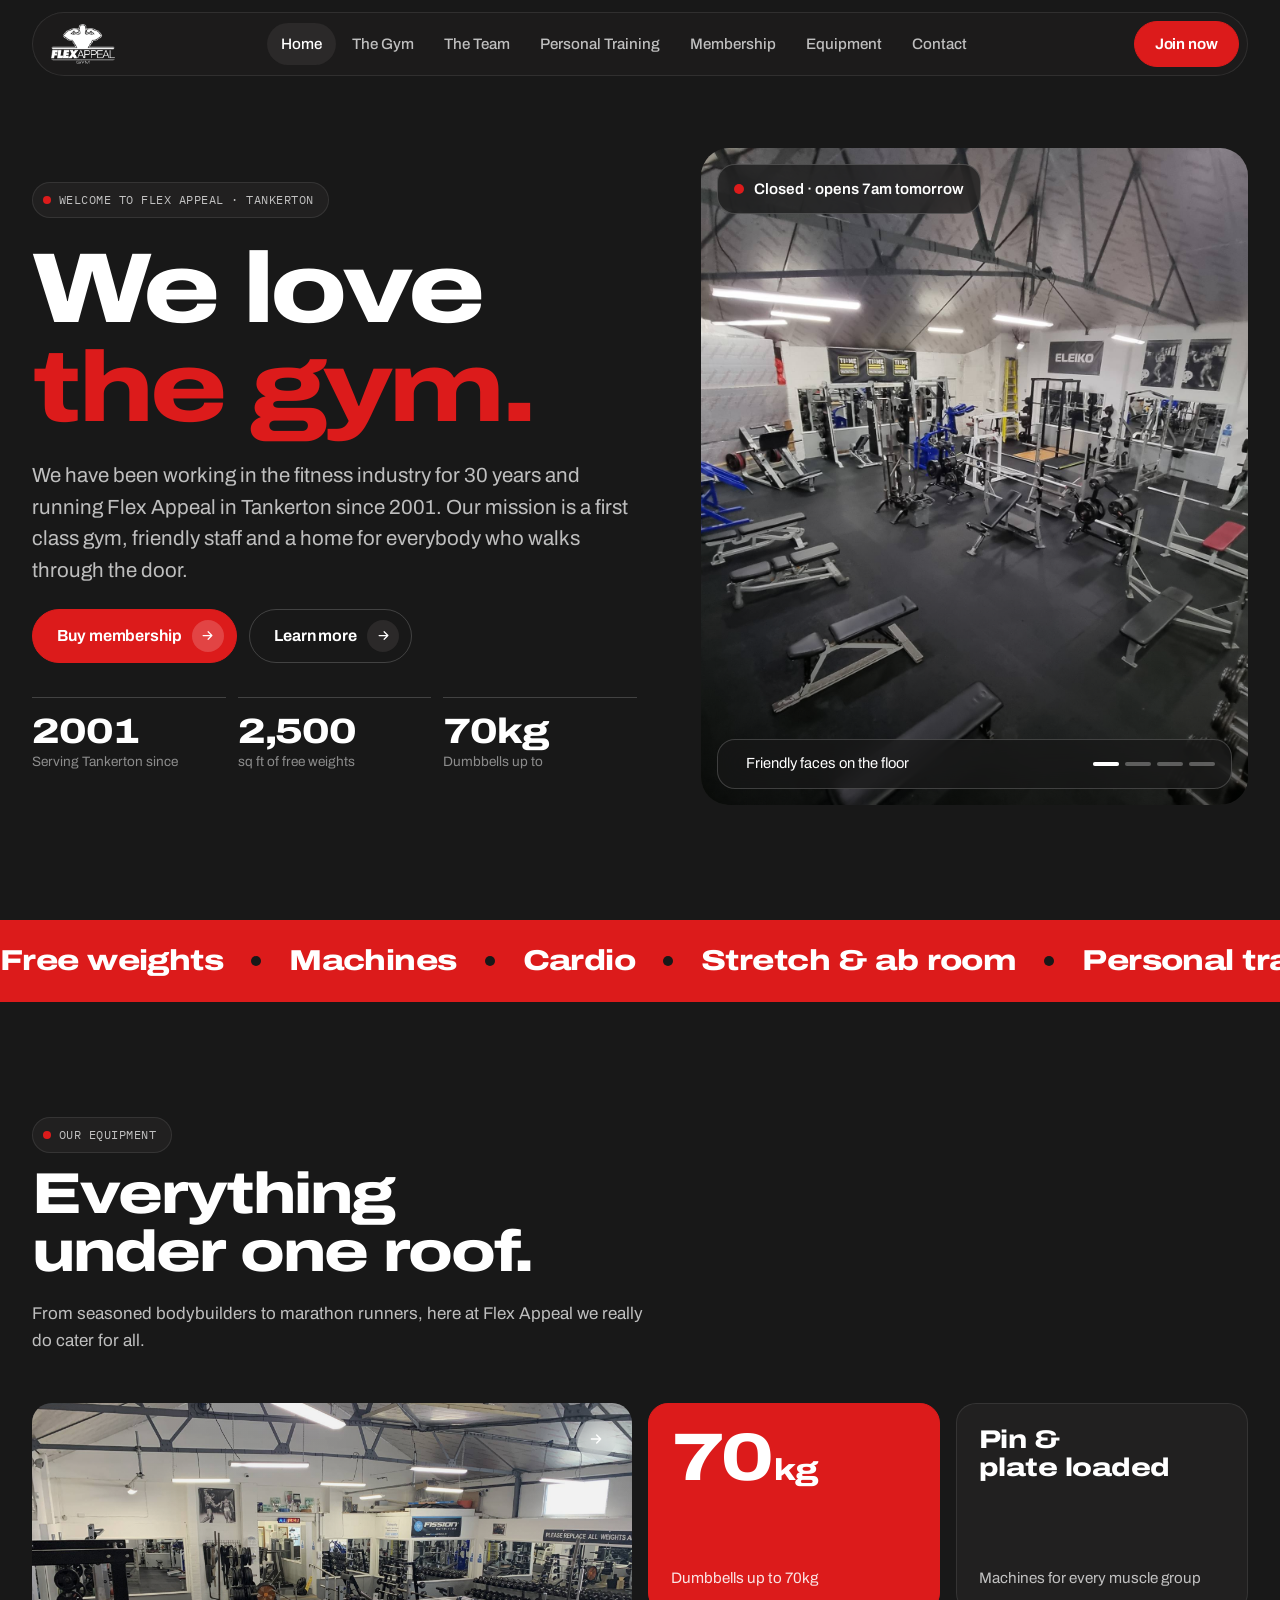
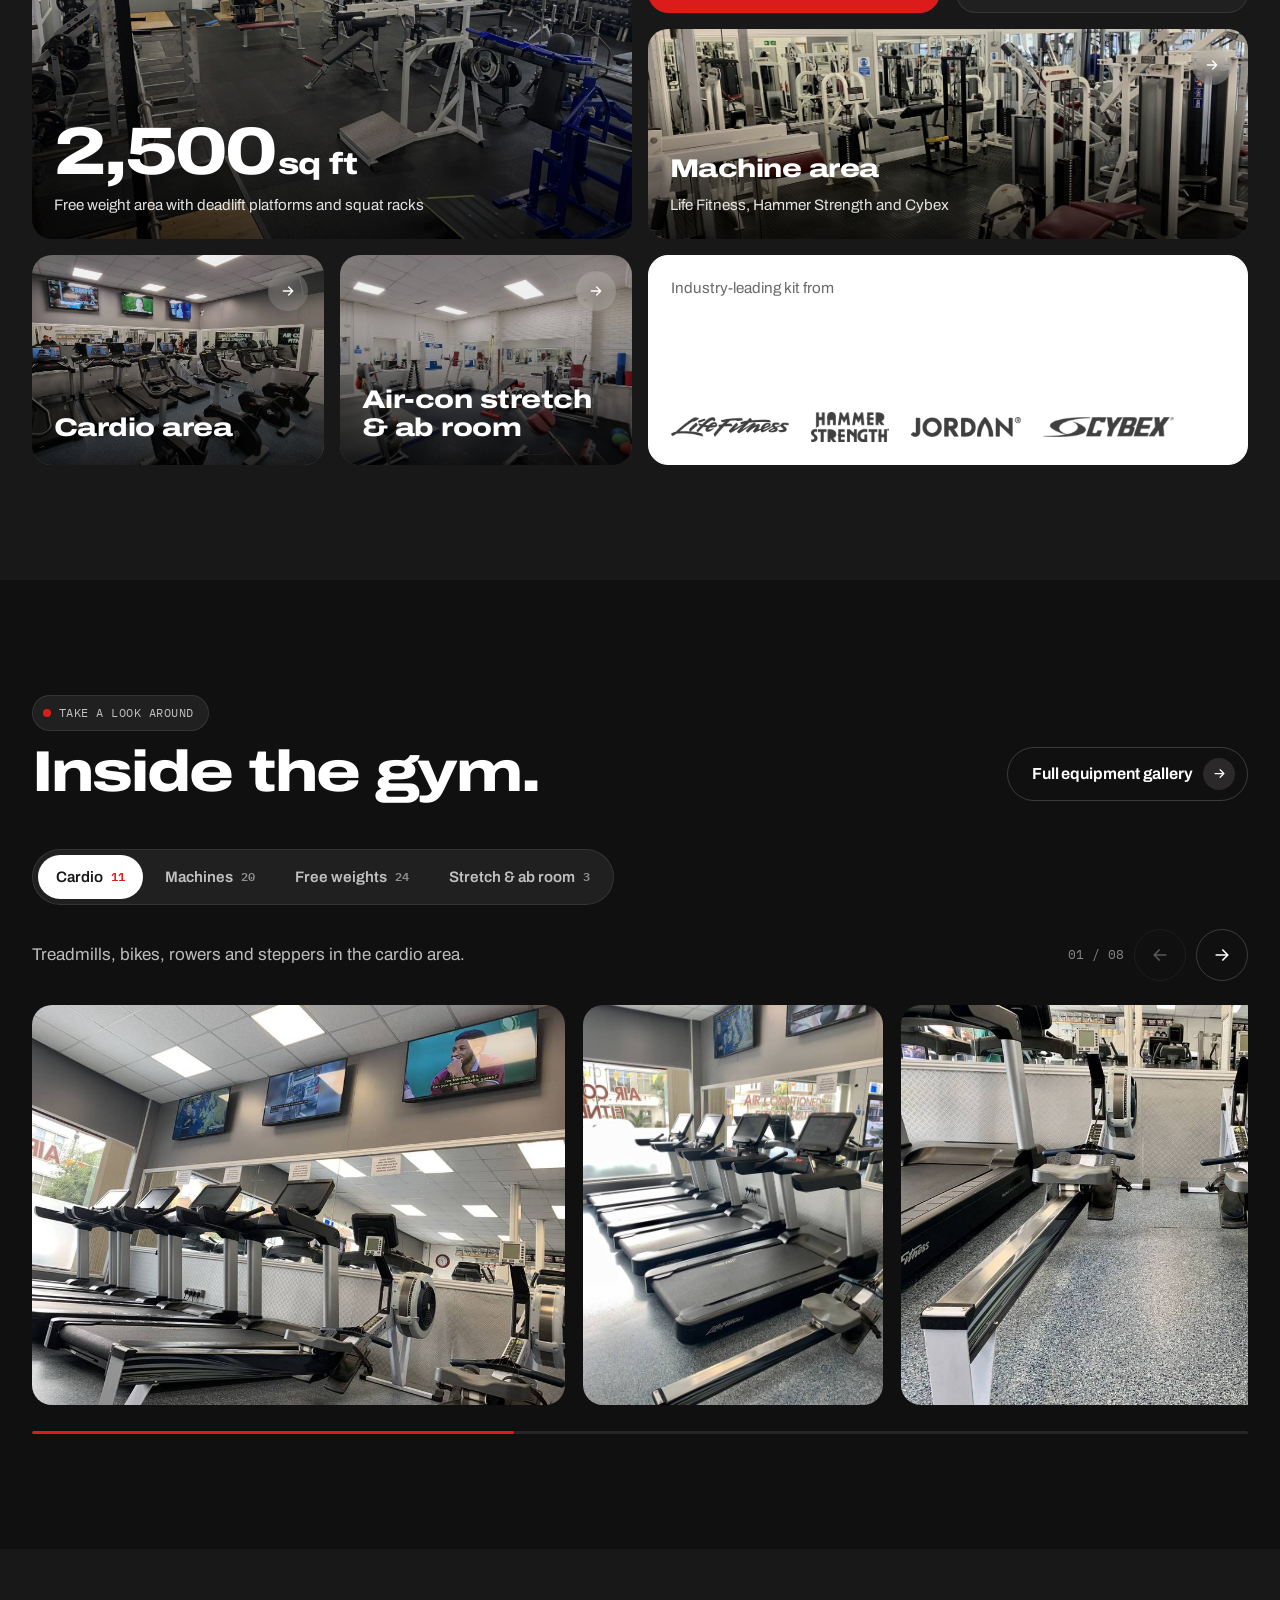
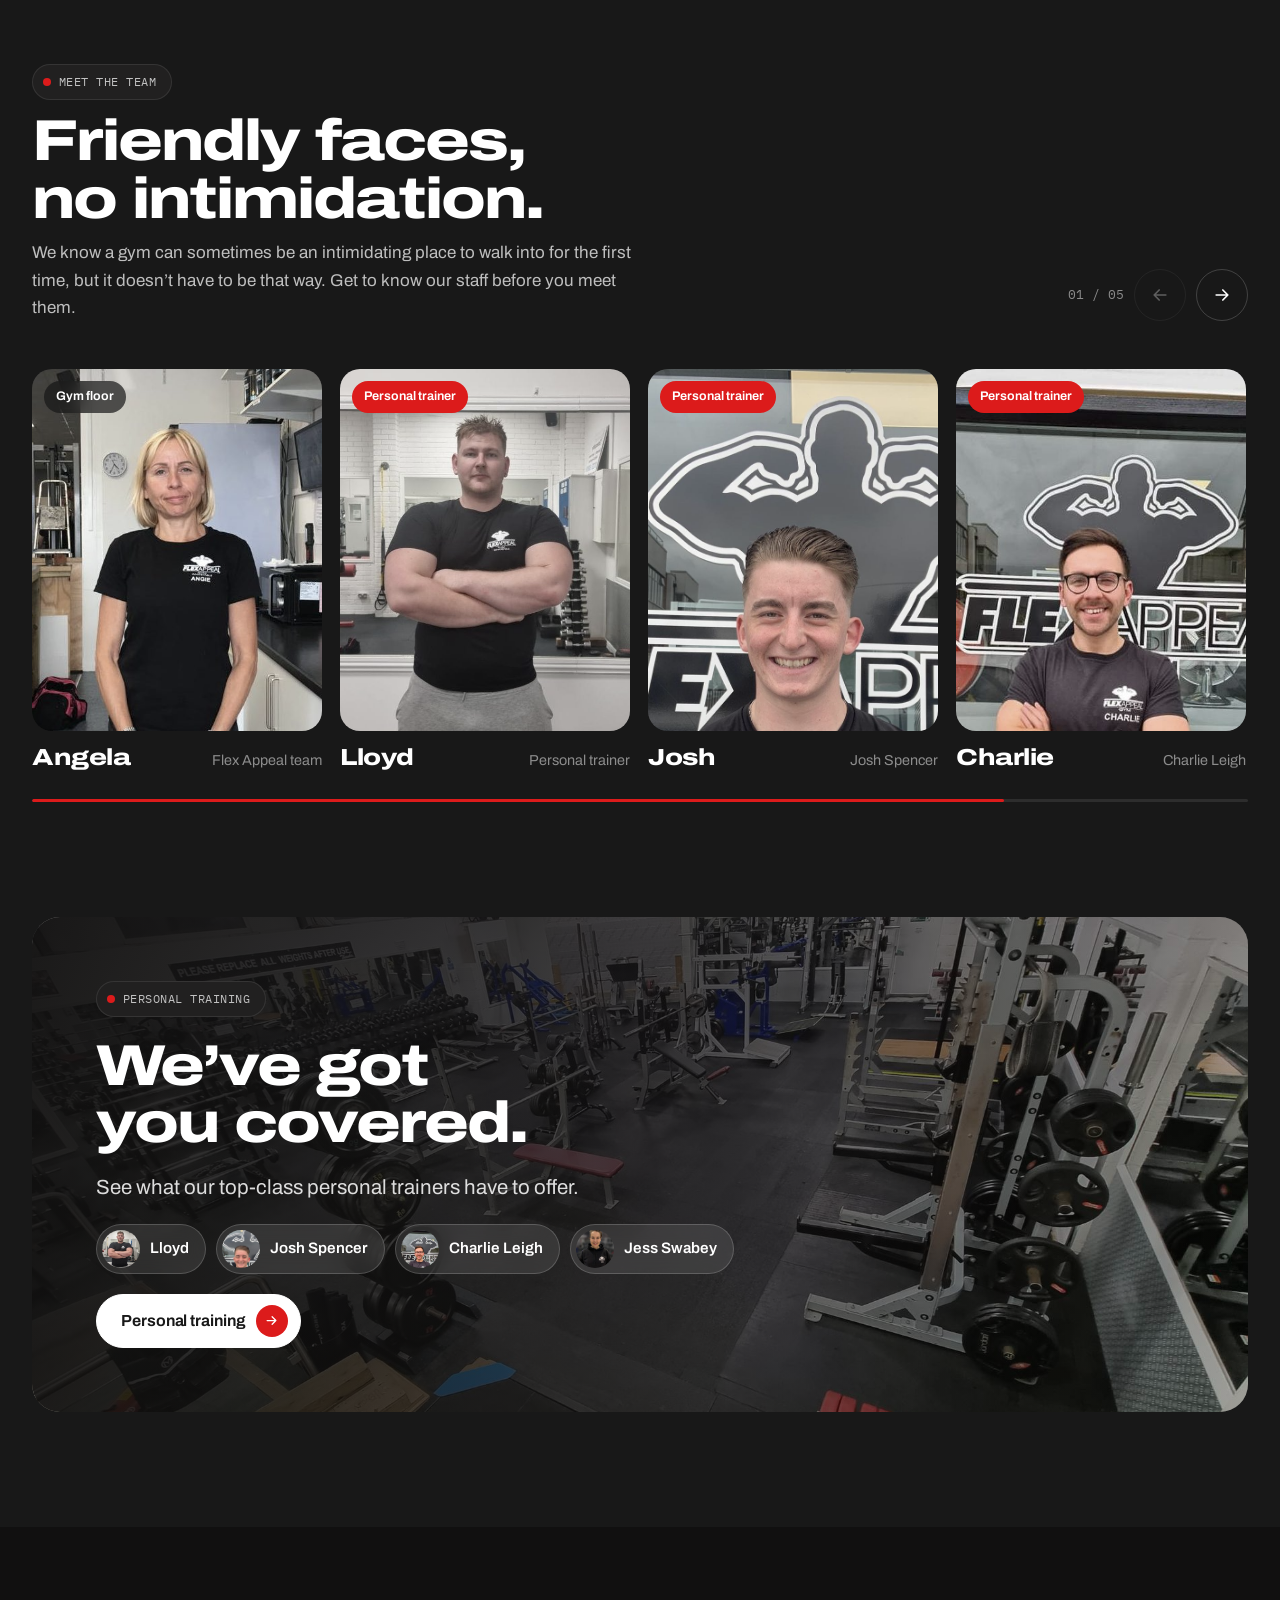
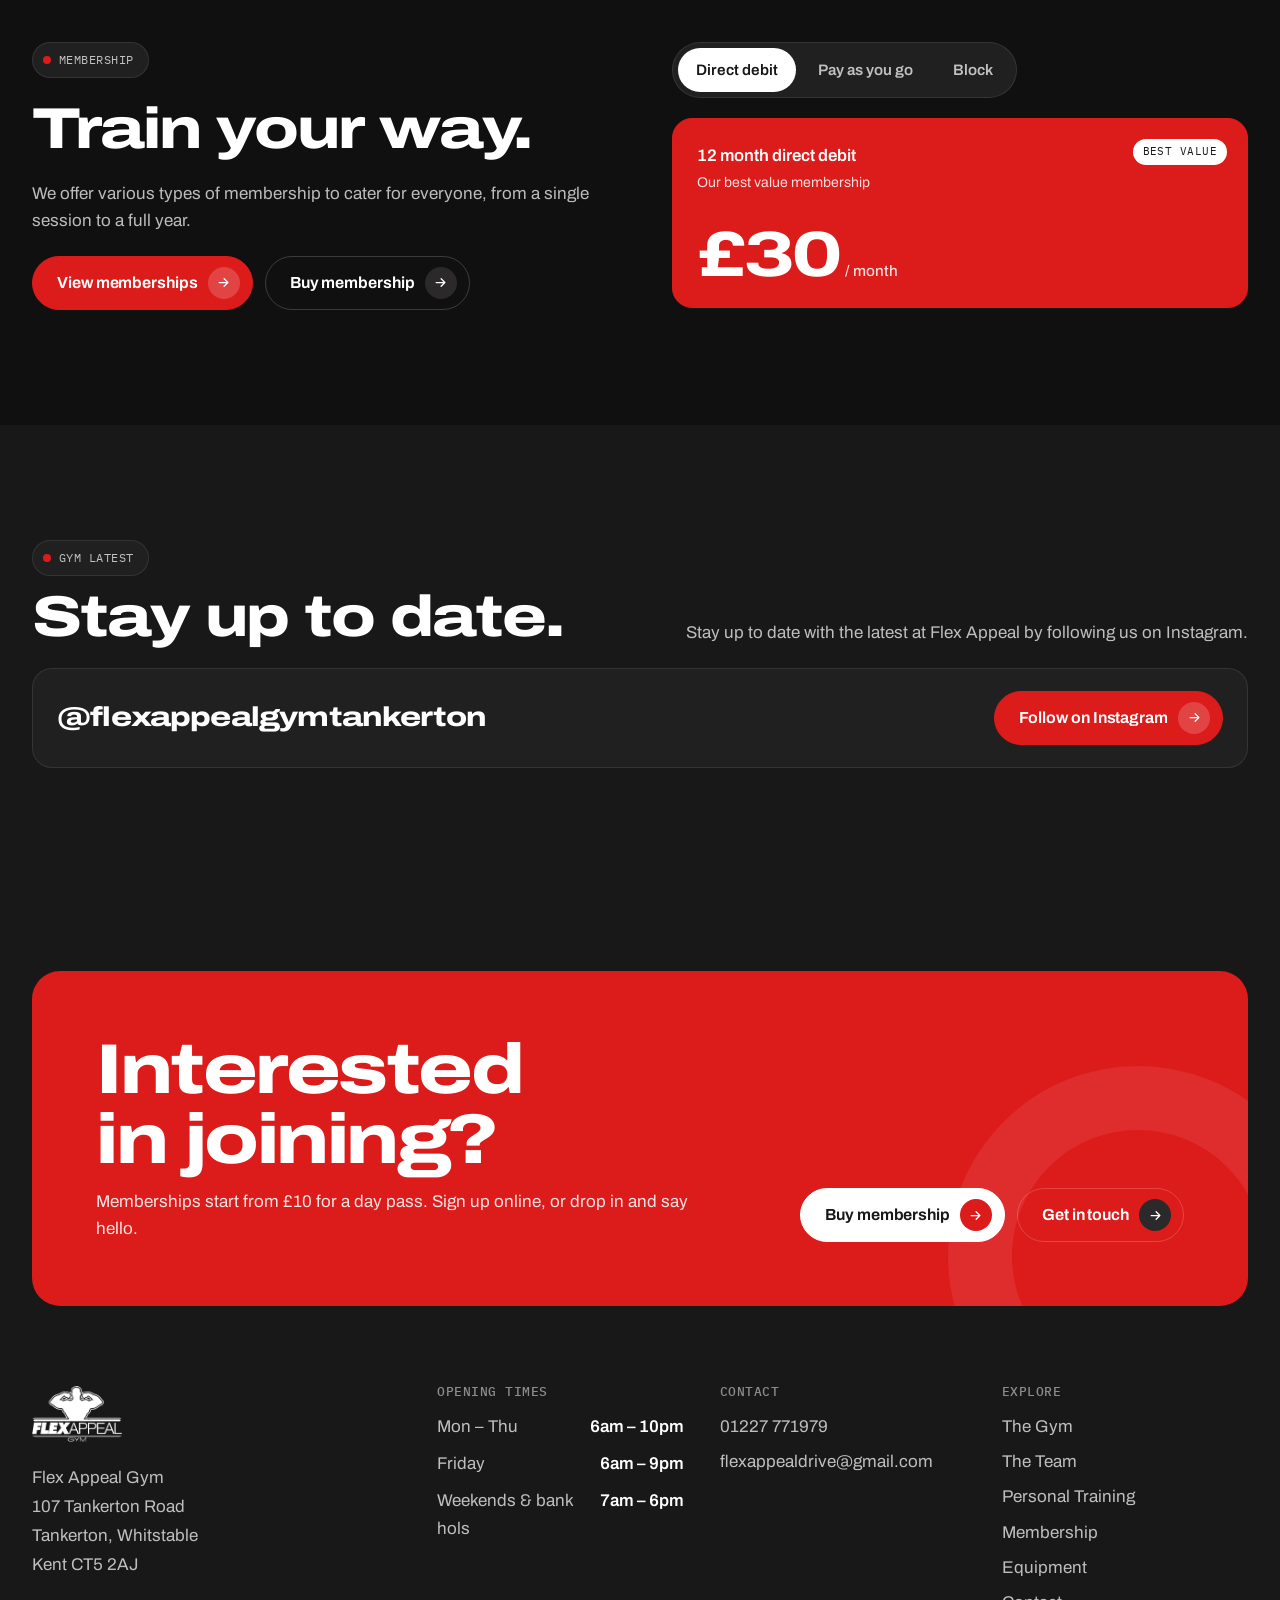
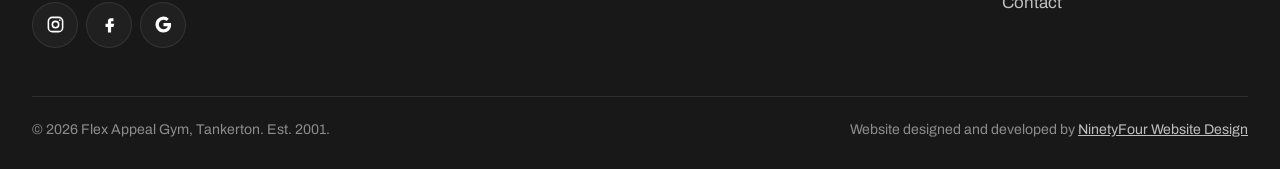
<file: index.html>
<!DOCTYPE html>
<html lang="en-GB">
<head>
<meta charset="utf-8">
<meta name="viewport" content="width=device-width, initial-scale=1, viewport-fit=cover">
<title>Flex Appeal Gym | Tankerton, Whitstable</title>
<meta name="claude:viewport-fit-sides" content="cover">
<meta name="description" content="Independent gym in Tankerton, Whitstable since 2001. Free weights, machines, cardio, personal training and flexible memberships.">
<meta name="theme-color" content="#181818">
<meta property="og:title" content="Flex Appeal Gym | Tankerton, Whitstable">
<meta property="og:description" content="Independent gym in Tankerton, Whitstable since 2001. Free weights, machines, cardio, personal training and flexible memberships.">
<meta property="og:image" content="img/hero.jpg">
<link rel="preconnect" href="https://fonts.googleapis.com">
<link rel="preconnect" href="https://fonts.gstatic.com" crossorigin>
<link rel="stylesheet" href="https://fonts.googleapis.com/css2?family=Archivo:wdth,wght@62..125,400..900&amp;family=IBM+Plex+Mono:wght@400;500&amp;display=swap">
<link rel="stylesheet" href="css/style.css">
</head>
<body>
<a class="skip" href="#main">Skip to content</a>
<header class="site-header">
  <div class="wrap">
    <div class="bar">
      <a class="logo" href="index.html" aria-label="Flex Appeal Gym home"><img src="img/flex-appeal-logo.png" alt="Flex Appeal Gym" width="63" height="40"></a>
      <nav class="nav" aria-label="Main"><ul><li><a href="index.html" aria-current="page">Home</a></li><li><a href="thegym.html">The Gym</a></li><li><a href="theteam.html">The Team</a></li><li><a href="personal-training.html">Personal Training</a></li><li><a href="membership.html">Membership</a></li><li><a href="equipment.html">Equipment</a></li><li><a href="contact.html">Contact</a></li></ul></nav>
      <div class="head-right">
        <a class="btn join-btn" href="https://www.snapdda.co.uk/clients/flexappealgym/flexappealgymsnapddasignup.aspx" target="_blank" rel="noopener">Join now</a>
        <button class="menu-btn" aria-expanded="false" aria-controls="mobile-nav" aria-label="Open menu"><span class="bars"><span></span><span></span></span></button>
      </div>
    </div>
  </div>
  <nav class="mobile-nav" id="mobile-nav" aria-label="Mobile">
    <ul><li><a class="mnav" href="index.html" aria-current="page">Home</a></li><li><a class="mnav" href="thegym.html">The Gym</a></li><li><a class="mnav" href="theteam.html">The Team</a></li><li><a class="mnav" href="personal-training.html">Personal Training</a></li><li><a class="mnav" href="membership.html">Membership</a></li><li><a class="mnav" href="equipment.html">Equipment</a></li><li><a class="mnav" href="contact.html">Contact</a></li></ul>
    <div class="mobile-extra">
      <span class="status" data-status><span class="dot"></span><span class="txt">Mon–Thu 6am–10pm</span></span>
      <a class="btn" href="https://www.snapdda.co.uk/clients/flexappealgym/flexappealgymsnapddasignup.aspx" target="_blank" rel="noopener">Buy membership <span class="arr"><svg viewBox="0 0 24 24" fill="none" stroke="currentColor" stroke-width="2" stroke-linecap="round" stroke-linejoin="round" aria-hidden="true"><path d="M5 12h14M13 6l6 6-6 6"/></svg></span></a>
      <div class="socials"><a href="https://www.instagram.com/flexappealgymtankerton/" target="_blank" rel="noopener" aria-label="Flex Appeal on Instagram"><svg viewBox="0 0 24 24" fill="none" stroke="currentColor" stroke-width="2" stroke-linecap="round" stroke-linejoin="round" aria-hidden="true"><rect x="3" y="3" width="18" height="18" rx="5"/><circle cx="12" cy="12" r="4"/><circle cx="17.5" cy="6.5" r="1" fill="currentColor" stroke="none"/></svg></a><a href="https://www.facebook.com/FlexAppealTankerton/" target="_blank" rel="noopener" aria-label="Flex Appeal on Facebook"><svg viewBox="0 0 24 24" fill="currentColor" aria-hidden="true"><path d="M14 8h3V4h-3a4 4 0 0 0-4 4v3H7v4h3v7h4v-7h3l1-4h-4V8.5a.5.5 0 0 1 .5-.5z"/></svg></a><a href="https://www.google.com/maps/search/?api=1&query=Flex+Appeal+Gym+107+Tankerton+Road+Whitstable+CT5+2AJ" target="_blank" rel="noopener" aria-label="Flex Appeal on Google Maps"><svg viewBox="0 0 24 24" fill="currentColor" aria-hidden="true"><path d="M21.6 12.2c0-.7-.1-1.4-.2-2H12v3.9h5.4a4.6 4.6 0 0 1-2 3v2.5h3.2c1.9-1.7 3-4.3 3-7.4z"/><path d="M12 22c2.7 0 5-.9 6.6-2.4l-3.2-2.5c-.9.6-2 1-3.4 1-2.6 0-4.8-1.8-5.6-4.1H3.1v2.6A10 10 0 0 0 12 22z"/><path d="M6.4 14c-.2-.6-.3-1.3-.3-2s.1-1.4.3-2V7.4H3.1a10 10 0 0 0 0 9.2L6.4 14z"/><path d="M12 6c1.5 0 2.8.5 3.8 1.5l2.9-2.9A10 10 0 0 0 3.1 7.4L6.4 10C7.2 7.8 9.4 6 12 6z"/></svg></a></div>
    </div>
  </nav>
</header>
<main id="main">
<section class="hero">
  <div class="wrap split split--hero">
    <div class="stack" data-reveal>
      <span class="pill">Welcome to Flex Appeal · Tankerton</span>
      <h1>We love <span class="hl">the gym.</span></h1>
      <p class="lede">We have been working in the fitness industry for 30 years and running Flex Appeal in Tankerton since 2001. Our mission is a first class gym, friendly staff and a home for everybody who walks through the door.</p>
      <div class="btns"><a class="btn" href="https://www.snapdda.co.uk/clients/flexappealgym/flexappealgymsnapddasignup.aspx" target="_blank" rel="noopener">Buy membership <span class="arr"><svg viewBox="0 0 24 24" fill="none" stroke="currentColor" stroke-width="2" stroke-linecap="round" stroke-linejoin="round" aria-hidden="true"><path d="M5 12h14M13 6l6 6-6 6"/></svg></span></a><a class="btn btn--ghost" href="thegym.html">Learn more <span class="arr"><svg viewBox="0 0 24 24" fill="none" stroke="currentColor" stroke-width="2" stroke-linecap="round" stroke-linejoin="round" aria-hidden="true"><path d="M5 12h14M13 6l6 6-6 6"/></svg></span></a></div>
      <div class="hero-stats">
        <div><b>2001</b><span>Serving Tankerton since</span></div>
        <div><b><span data-count="2500">2,500</span></b><span>sq ft of free weights</span></div>
        <div><b><span data-count="70">70</span>kg</b><span>Dumbbells up to</span></div>
      </div>
    </div>
    <div class="showcase" data-reveal>
      <img class="on" src="img/hero.jpg" alt="The free weight floor at Flex Appeal" fetchpriority="high">
      <img src="img/machines.jpg" alt="Pin-loaded machines in the machine area" loading="lazy">
      <img src="img/cardio.jpg" alt="Treadmills and bikes in the cardio area" loading="lazy">
      <img src="img/pt-bg.jpg" alt="Deadlift platform with bumper plates" loading="lazy">
      <div class="float-chip float-chip--top"><span class="status" data-status><span class="dot"></span><span class="txt">Mon–Thu 6am–10pm</span></span></div>
      <div class="float-chip float-chip--bottom">
        <div style="display:flex;align-items:center;gap:12px"><div class="faces"><img src="img/team/angela.jpg" alt="" width="36" height="36"><img src="img/team/lloyd.jpg" alt="" width="36" height="36"><img src="img/team/josh.jpg" alt="" width="36" height="36"><img src="img/team/charlie.jpg" alt="" width="36" height="36"><img src="img/team/jess.jpg" alt="" width="36" height="36"></div><span>Friendly faces on the floor</span></div>
        <div class="show-dots"><button aria-label="Show photo 1"></button><button aria-label="Show photo 2"></button><button aria-label="Show photo 3"></button><button aria-label="Show photo 4"></button></div>
      </div>
    </div>
  </div>
</section>
<div class="marquee" aria-hidden="true"><div class="marquee-track"><span>Free weights</span><span>Machines</span><span>Cardio</span><span>Stretch &amp; ab room</span><span>Personal training</span><span>Supplements</span><span>Deadlift platforms</span><span>Squat racks</span><span>Free weights</span><span>Machines</span><span>Cardio</span><span>Stretch &amp; ab room</span><span>Personal training</span><span>Supplements</span><span>Deadlift platforms</span><span>Squat racks</span></div></div>

<section class="band">
  <div class="wrap">
    <div class="section-head" data-reveal>
      <div class="stack-sm"><span class="pill">Our equipment</span><h2>Everything under one roof.</h2></div>
      <p class="muted">From seasoned bodybuilders to marathon runners, here at Flex Appeal we really do cater for all.</p>
    </div>
    <div class="bento" data-reveal>
      <a class="tile tile--photo b-a tile-wide" href="equipment.html#free-weights" style="min-height:340px"><img src="img/gym-floor.jpg" alt="" loading="lazy"><span class="corner"><svg viewBox="0 0 24 24" fill="none" stroke="currentColor" stroke-width="2" stroke-linecap="round" stroke-linejoin="round" aria-hidden="true"><path d="M5 12h14M13 6l6 6-6 6"/></svg></span>
        <span></span><div class="stack-sm"><div class="num"><span data-count="2500">2,500</span><small>sq ft</small></div><span class="cap">Free weight area with deadlift platforms and squat racks</span></div></a>
      <div class="tile tile--red"><div class="num"><span data-count="70">70</span><small>kg</small></div><span class="cap">Dumbbells up to 70kg</span></div>
      <div class="tile"><h3>Pin &amp; plate loaded</h3><span class="cap">Machines for every muscle group</span></div>
      <a class="tile tile--photo b-wide tile-wide" href="equipment.html#machines"><img src="img/membership.jpg" alt="" loading="lazy"><span class="corner"><svg viewBox="0 0 24 24" fill="none" stroke="currentColor" stroke-width="2" stroke-linecap="round" stroke-linejoin="round" aria-hidden="true"><path d="M5 12h14M13 6l6 6-6 6"/></svg></span><span></span><div class="stack-sm"><h3>Machine area</h3><span class="cap">Life Fitness, Hammer Strength and Cybex</span></div></a>
      <a class="tile tile--photo" href="equipment.html#cardio"><img src="img/cardio.jpg" alt="" loading="lazy"><span class="corner"><svg viewBox="0 0 24 24" fill="none" stroke="currentColor" stroke-width="2" stroke-linecap="round" stroke-linejoin="round" aria-hidden="true"><path d="M5 12h14M13 6l6 6-6 6"/></svg></span><span></span><h3>Cardio area</h3></a>
      <a class="tile tile--photo" href="equipment.html#stretch"><img src="img/gallery/stretch-01-md.jpg" alt="" loading="lazy"><span class="corner"><svg viewBox="0 0 24 24" fill="none" stroke="currentColor" stroke-width="2" stroke-linecap="round" stroke-linejoin="round" aria-hidden="true"><path d="M5 12h14M13 6l6 6-6 6"/></svg></span><span></span><h3>Air-con stretch &amp; ab room</h3></a>
      <div class="tile tile--white b-wide tile-wide"><span class="cap">Industry-leading kit from</span><div class="brand-row"><img src="img/brands/life-fitness.png" alt="Life Fitness" loading="lazy"><img src="img/brands/hammer-strength.png" alt="Hammer Strength" loading="lazy" style="height:30px"><img src="img/brands/jordan.png" alt="Jordan Fitness" loading="lazy"><img src="img/brands/cybex.png" alt="Cybex" loading="lazy"></div></div>
    </div>
  </div>
</section>

<section class="band band--deep">
  <div class="wrap">
    <div class="section-head" data-reveal>
      <div class="stack-sm"><span class="pill">Take a look around</span><h2>Inside the gym.</h2></div>
      <a class="btn btn--ghost" href="equipment.html">Full equipment gallery <span class="arr"><svg viewBox="0 0 24 24" fill="none" stroke="currentColor" stroke-width="2" stroke-linecap="round" stroke-linejoin="round" aria-hidden="true"><path d="M5 12h14M13 6l6 6-6 6"/></svg></span></a>
    </div>
    <div data-reveal><div class="tabs" role="tablist" aria-label="Equipment areas"><button class="tab" role="tab" id="home-tab-cardio" aria-controls="home-cardio" aria-selected="true" data-key="cardio">Cardio <small>11</small></button><button class="tab" role="tab" id="home-tab-machines" aria-controls="home-machines" aria-selected="false" data-key="machines">Machines <small>20</small></button><button class="tab" role="tab" id="home-tab-free-weights" aria-controls="home-free-weights" aria-selected="false" data-key="free-weights">Free weights <small>24</small></button><button class="tab" role="tab" id="home-tab-stretch" aria-controls="home-stretch" aria-selected="false" data-key="stretch">Stretch &amp; ab room <small>3</small></button></div>
    <div style="margin-top:24px"><div class="tab-panel" role="tabpanel" id="home-cardio" aria-labelledby="home-tab-cardio">
      <div class="slider">
        <div class="equip-bar"><p class="equip-desc" style="margin:0">Treadmills, bikes, rowers and steppers in the cardio area.</p><div class="slider-ctrls">
        <span class="slider-count" aria-hidden="true"></span>
        <button class="slider-btn" data-prev aria-label="Previous photo"><svg viewBox="0 0 24 24" fill="none" stroke="currentColor" stroke-width="2" stroke-linecap="round" stroke-linejoin="round" aria-hidden="true"><path d="M19 12H5M11 6l-6 6 6 6"/></svg></button>
        <button class="slider-btn" data-next aria-label="Next photo"><svg viewBox="0 0 24 24" fill="none" stroke="currentColor" stroke-width="2" stroke-linecap="round" stroke-linejoin="round" aria-hidden="true"><path d="M5 12h14M13 6l6 6-6 6"/></svg></button>
      </div></div>
        <div class="slider-track" tabindex="0" aria-label="Cardio photos"><a class="shot shot--sm" href="img/gallery/cardio-01.jpg" style="aspect-ratio:900/675"><img src="img/gallery/cardio-01-md.jpg" alt="Cardio at Flex Appeal, photo 1" width="900" height="675" loading="lazy" draggable="false"></a><a class="shot shot--sm" href="img/gallery/cardio-02.jpg" style="aspect-ratio:675/900"><img src="img/gallery/cardio-02-md.jpg" alt="Cardio at Flex Appeal, photo 2" width="675" height="900" loading="lazy" draggable="false"></a><a class="shot shot--sm" href="img/gallery/cardio-03.jpg" style="aspect-ratio:900/675"><img src="img/gallery/cardio-03-md.jpg" alt="Cardio at Flex Appeal, photo 3" width="900" height="675" loading="lazy" draggable="false"></a><a class="shot shot--sm" href="img/gallery/cardio-04.jpg" style="aspect-ratio:675/900"><img src="img/gallery/cardio-04-md.jpg" alt="Cardio at Flex Appeal, photo 4" width="675" height="900" loading="lazy" draggable="false"></a><a class="shot shot--sm" href="img/gallery/cardio-05.jpg" style="aspect-ratio:845/900"><img src="img/gallery/cardio-05-md.jpg" alt="Cardio at Flex Appeal, photo 5" width="845" height="900" loading="lazy" draggable="false"></a><a class="shot shot--sm" href="img/gallery/cardio-06.jpg" style="aspect-ratio:675/900"><img src="img/gallery/cardio-06-md.jpg" alt="Cardio at Flex Appeal, photo 6" width="675" height="900" loading="lazy" draggable="false"></a><a class="shot shot--sm" href="img/gallery/cardio-07.jpg" style="aspect-ratio:675/900"><img src="img/gallery/cardio-07-md.jpg" alt="Cardio at Flex Appeal, photo 7" width="675" height="900" loading="lazy" draggable="false"></a><a class="shot shot--sm" href="img/gallery/cardio-08.jpg" style="aspect-ratio:675/900"><img src="img/gallery/cardio-08-md.jpg" alt="Cardio at Flex Appeal, photo 8" width="675" height="900" loading="lazy" draggable="false"></a></div>
        <div class="slider-progress"><span></span></div>
      </div>
    </div><div class="tab-panel" role="tabpanel" id="home-machines" aria-labelledby="home-tab-machines" hidden>
      <div class="slider">
        <div class="equip-bar"><p class="equip-desc" style="margin:0">Pin and plate loaded machines from Life Fitness, Hammer Strength and Cybex.</p><div class="slider-ctrls">
        <span class="slider-count" aria-hidden="true"></span>
        <button class="slider-btn" data-prev aria-label="Previous photo"><svg viewBox="0 0 24 24" fill="none" stroke="currentColor" stroke-width="2" stroke-linecap="round" stroke-linejoin="round" aria-hidden="true"><path d="M19 12H5M11 6l-6 6 6 6"/></svg></button>
        <button class="slider-btn" data-next aria-label="Next photo"><svg viewBox="0 0 24 24" fill="none" stroke="currentColor" stroke-width="2" stroke-linecap="round" stroke-linejoin="round" aria-hidden="true"><path d="M5 12h14M13 6l6 6-6 6"/></svg></button>
      </div></div>
        <div class="slider-track" tabindex="0" aria-label="Machines photos"><a class="shot shot--sm" href="img/gallery/machines-01.jpg" style="aspect-ratio:675/900"><img src="img/gallery/machines-01-md.jpg" alt="Machines at Flex Appeal, photo 1" width="675" height="900" loading="lazy" draggable="false"></a><a class="shot shot--sm" href="img/gallery/machines-02.jpg" style="aspect-ratio:675/900"><img src="img/gallery/machines-02-md.jpg" alt="Machines at Flex Appeal, photo 2" width="675" height="900" loading="lazy" draggable="false"></a><a class="shot shot--sm" href="img/gallery/machines-03.jpg" style="aspect-ratio:675/900"><img src="img/gallery/machines-03-md.jpg" alt="Machines at Flex Appeal, photo 3" width="675" height="900" loading="lazy" draggable="false"></a><a class="shot shot--sm" href="img/gallery/machines-04.jpg" style="aspect-ratio:675/900"><img src="img/gallery/machines-04-md.jpg" alt="Machines at Flex Appeal, photo 4" width="675" height="900" loading="lazy" draggable="false"></a><a class="shot shot--sm" href="img/gallery/machines-05.jpg" style="aspect-ratio:675/900"><img src="img/gallery/machines-05-md.jpg" alt="Machines at Flex Appeal, photo 5" width="675" height="900" loading="lazy" draggable="false"></a><a class="shot shot--sm" href="img/gallery/machines-06.jpg" style="aspect-ratio:675/900"><img src="img/gallery/machines-06-md.jpg" alt="Machines at Flex Appeal, photo 6" width="675" height="900" loading="lazy" draggable="false"></a><a class="shot shot--sm" href="img/gallery/machines-07.jpg" style="aspect-ratio:675/900"><img src="img/gallery/machines-07-md.jpg" alt="Machines at Flex Appeal, photo 7" width="675" height="900" loading="lazy" draggable="false"></a><a class="shot shot--sm" href="img/gallery/machines-08.jpg" style="aspect-ratio:675/900"><img src="img/gallery/machines-08-md.jpg" alt="Machines at Flex Appeal, photo 8" width="675" height="900" loading="lazy" draggable="false"></a></div>
        <div class="slider-progress"><span></span></div>
      </div>
    </div><div class="tab-panel" role="tabpanel" id="home-free-weights" aria-labelledby="home-tab-free-weights" hidden>
      <div class="slider">
        <div class="equip-bar"><p class="equip-desc" style="margin:0">A 2,500 sq ft free weight area with deadlift platforms, squat racks and dumbbells up to 70kg.</p><div class="slider-ctrls">
        <span class="slider-count" aria-hidden="true"></span>
        <button class="slider-btn" data-prev aria-label="Previous photo"><svg viewBox="0 0 24 24" fill="none" stroke="currentColor" stroke-width="2" stroke-linecap="round" stroke-linejoin="round" aria-hidden="true"><path d="M19 12H5M11 6l-6 6 6 6"/></svg></button>
        <button class="slider-btn" data-next aria-label="Next photo"><svg viewBox="0 0 24 24" fill="none" stroke="currentColor" stroke-width="2" stroke-linecap="round" stroke-linejoin="round" aria-hidden="true"><path d="M5 12h14M13 6l6 6-6 6"/></svg></button>
      </div></div>
        <div class="slider-track" tabindex="0" aria-label="Free weights photos"><a class="shot shot--sm" href="img/gallery/free-weights-01.jpg" style="aspect-ratio:675/900"><img src="img/gallery/free-weights-01-md.jpg" alt="Free weights at Flex Appeal, photo 1" width="675" height="900" loading="lazy" draggable="false"></a><a class="shot shot--sm" href="img/gallery/free-weights-02.jpg" style="aspect-ratio:675/900"><img src="img/gallery/free-weights-02-md.jpg" alt="Free weights at Flex Appeal, photo 2" width="675" height="900" loading="lazy" draggable="false"></a><a class="shot shot--sm" href="img/gallery/free-weights-03.jpg" style="aspect-ratio:900/675"><img src="img/gallery/free-weights-03-md.jpg" alt="Free weights at Flex Appeal, photo 3" width="900" height="675" loading="lazy" draggable="false"></a><a class="shot shot--sm" href="img/gallery/free-weights-04.jpg" style="aspect-ratio:900/675"><img src="img/gallery/free-weights-04-md.jpg" alt="Free weights at Flex Appeal, photo 4" width="900" height="675" loading="lazy" draggable="false"></a><a class="shot shot--sm" href="img/gallery/free-weights-05.jpg" style="aspect-ratio:675/900"><img src="img/gallery/free-weights-05-md.jpg" alt="Free weights at Flex Appeal, photo 5" width="675" height="900" loading="lazy" draggable="false"></a><a class="shot shot--sm" href="img/gallery/free-weights-06.jpg" style="aspect-ratio:675/900"><img src="img/gallery/free-weights-06-md.jpg" alt="Free weights at Flex Appeal, photo 6" width="675" height="900" loading="lazy" draggable="false"></a><a class="shot shot--sm" href="img/gallery/free-weights-07.jpg" style="aspect-ratio:675/900"><img src="img/gallery/free-weights-07-md.jpg" alt="Free weights at Flex Appeal, photo 7" width="675" height="900" loading="lazy" draggable="false"></a><a class="shot shot--sm" href="img/gallery/free-weights-08.jpg" style="aspect-ratio:675/900"><img src="img/gallery/free-weights-08-md.jpg" alt="Free weights at Flex Appeal, photo 8" width="675" height="900" loading="lazy" draggable="false"></a></div>
        <div class="slider-progress"><span></span></div>
      </div>
    </div><div class="tab-panel" role="tabpanel" id="home-stretch" aria-labelledby="home-tab-stretch" hidden>
      <div class="slider">
        <div class="equip-bar"><p class="equip-desc" style="margin:0">An air-conditioned room for stretching, core and mobility work.</p><div class="slider-ctrls">
        <span class="slider-count" aria-hidden="true"></span>
        <button class="slider-btn" data-prev aria-label="Previous photo"><svg viewBox="0 0 24 24" fill="none" stroke="currentColor" stroke-width="2" stroke-linecap="round" stroke-linejoin="round" aria-hidden="true"><path d="M19 12H5M11 6l-6 6 6 6"/></svg></button>
        <button class="slider-btn" data-next aria-label="Next photo"><svg viewBox="0 0 24 24" fill="none" stroke="currentColor" stroke-width="2" stroke-linecap="round" stroke-linejoin="round" aria-hidden="true"><path d="M5 12h14M13 6l6 6-6 6"/></svg></button>
      </div></div>
        <div class="slider-track" tabindex="0" aria-label="Stretch and ab room photos"><a class="shot shot--sm" href="img/gallery/stretch-01.jpg" style="aspect-ratio:675/900"><img src="img/gallery/stretch-01-md.jpg" alt="Stretch and ab room at Flex Appeal, photo 1" width="675" height="900" loading="lazy" draggable="false"></a><a class="shot shot--sm" href="img/gallery/stretch-02.jpg" style="aspect-ratio:675/900"><img src="img/gallery/stretch-02-md.jpg" alt="Stretch and ab room at Flex Appeal, photo 2" width="675" height="900" loading="lazy" draggable="false"></a><a class="shot shot--sm" href="img/gallery/stretch-03.jpg" style="aspect-ratio:675/900"><img src="img/gallery/stretch-03-md.jpg" alt="Stretch and ab room at Flex Appeal, photo 3" width="675" height="900" loading="lazy" draggable="false"></a></div>
        <div class="slider-progress"><span></span></div>
      </div>
    </div></div></div>
  </div>
</section>

<section class="band">
  <div class="wrap">
    <div class="slider" data-reveal>
    <div class="section-head">
      <div class="stack-sm"><span class="pill">Meet the team</span><h2>Friendly faces, no intimidation.</h2><p class="muted">We know a gym can sometimes be an intimidating place to walk into for the first time, but it doesn’t have to be that way. Get to know our staff before you meet them.</p></div>
      <div class="slider-ctrls">
        <span class="slider-count" aria-hidden="true"></span>
        <button class="slider-btn" data-prev aria-label="Previous team member"><svg viewBox="0 0 24 24" fill="none" stroke="currentColor" stroke-width="2" stroke-linecap="round" stroke-linejoin="round" aria-hidden="true"><path d="M19 12H5M11 6l-6 6 6 6"/></svg></button>
        <button class="slider-btn" data-next aria-label="Next team member"><svg viewBox="0 0 24 24" fill="none" stroke="currentColor" stroke-width="2" stroke-linecap="round" stroke-linejoin="round" aria-hidden="true"><path d="M5 12h14M13 6l6 6-6 6"/></svg></button>
      </div>
    </div>
    <div class="slider-track" tabindex="0" aria-label="Team members"><div class="member"><div class="ph"><img src="img/team/angela.jpg" alt="Angela" width="640" height="800" loading="lazy" draggable="false"><span class="badge badge--quiet">Gym floor</span></div><div class="meta"><h3>Angela</h3><span>Flex Appeal team</span></div></div><a class="member" href="personal-training.html#lloyd"><div class="ph"><img src="img/team/lloyd.jpg" alt="Lloyd" width="640" height="800" loading="lazy" draggable="false"><span class="badge">Personal trainer</span><span class="go"><svg viewBox="0 0 24 24" fill="none" stroke="currentColor" stroke-width="2" stroke-linecap="round" stroke-linejoin="round" aria-hidden="true"><path d="M5 12h14M13 6l6 6-6 6"/></svg></span></div><div class="meta"><h3>Lloyd</h3><span>Personal trainer</span></div></a><a class="member" href="personal-training.html#josh"><div class="ph"><img src="img/team/josh.jpg" alt="Josh Spencer" width="640" height="800" loading="lazy" draggable="false"><span class="badge">Personal trainer</span><span class="go"><svg viewBox="0 0 24 24" fill="none" stroke="currentColor" stroke-width="2" stroke-linecap="round" stroke-linejoin="round" aria-hidden="true"><path d="M5 12h14M13 6l6 6-6 6"/></svg></span></div><div class="meta"><h3>Josh</h3><span>Josh Spencer</span></div></a><a class="member" href="personal-training.html#charlie"><div class="ph"><img src="img/team/charlie.jpg" alt="Charlie Leigh" width="640" height="800" loading="lazy" draggable="false"><span class="badge">Personal trainer</span><span class="go"><svg viewBox="0 0 24 24" fill="none" stroke="currentColor" stroke-width="2" stroke-linecap="round" stroke-linejoin="round" aria-hidden="true"><path d="M5 12h14M13 6l6 6-6 6"/></svg></span></div><div class="meta"><h3>Charlie</h3><span>Charlie Leigh</span></div></a><a class="member" href="personal-training.html#jess"><div class="ph"><img src="img/team/jess.jpg" alt="Jess Swabey" width="640" height="800" loading="lazy" draggable="false"><span class="badge">Personal trainer</span><span class="go"><svg viewBox="0 0 24 24" fill="none" stroke="currentColor" stroke-width="2" stroke-linecap="round" stroke-linejoin="round" aria-hidden="true"><path d="M5 12h14M13 6l6 6-6 6"/></svg></span></div><div class="meta"><h3>Jess</h3><span>Jess Swabey</span></div></a></div>
    <div class="slider-progress"><span></span></div>
  </div>
  </div>
</section>

<section class="band" style="padding-top:0">
  <div class="wrap">
    <div class="feature" data-reveal>
      <img src="img/pt-bg.jpg" alt="" loading="lazy">
      <span class="pill">Personal training</span>
      <h2 style="max-width:12ch">We’ve got you covered.</h2>
      <p class="lede" style="color:rgba(255,255,255,.85)">See what our top-class personal trainers have to offer.</p>
      <div class="trainers"><a class="trainer-chip" href="personal-training.html#lloyd"><img src="img/team/lloyd.jpg" alt="" loading="lazy">Lloyd</a><a class="trainer-chip" href="personal-training.html#josh"><img src="img/team/josh.jpg" alt="" loading="lazy">Josh Spencer</a><a class="trainer-chip" href="personal-training.html#charlie"><img src="img/team/charlie.jpg" alt="" loading="lazy">Charlie Leigh</a><a class="trainer-chip" href="personal-training.html#jess"><img src="img/team/jess.jpg" alt="" loading="lazy">Jess Swabey</a></div>
      <div class="btns"><a class="btn btn--light" href="personal-training.html">Personal training <span class="arr"><svg viewBox="0 0 24 24" fill="none" stroke="currentColor" stroke-width="2" stroke-linecap="round" stroke-linejoin="round" aria-hidden="true"><path d="M5 12h14M13 6l6 6-6 6"/></svg></span></a></div>
    </div>
  </div>
</section>

<section class="band band--deep">
  <div class="wrap split" style="align-items:start">
    <div class="stack" data-reveal>
      <span class="pill">Membership</span>
      <h2>Train your way.</h2>
      <p class="muted">We offer various types of membership to cater for everyone, from a single session to a full year.</p>
      <div class="btns"><a class="btn" href="membership.html">View memberships <span class="arr"><svg viewBox="0 0 24 24" fill="none" stroke="currentColor" stroke-width="2" stroke-linecap="round" stroke-linejoin="round" aria-hidden="true"><path d="M5 12h14M13 6l6 6-6 6"/></svg></span></a><a class="btn btn--ghost" href="https://www.snapdda.co.uk/clients/flexappealgym/flexappealgymsnapddasignup.aspx" target="_blank" rel="noopener">Buy membership <span class="arr"><svg viewBox="0 0 24 24" fill="none" stroke="currentColor" stroke-width="2" stroke-linecap="round" stroke-linejoin="round" aria-hidden="true"><path d="M5 12h14M13 6l6 6-6 6"/></svg></span></a></div>
    </div>
    <div data-reveal><div class="tabs" role="tablist" aria-label="Membership types"><button class="tab" role="tab" id="home-plans-tab-dd" aria-controls="home-plans-dd" aria-selected="true" data-key="dd">Direct debit</button><button class="tab" role="tab" id="home-plans-tab-payg" aria-controls="home-plans-payg" aria-selected="false" data-key="payg">Pay as you go</button><button class="tab" role="tab" id="home-plans-tab-block" aria-controls="home-plans-block" aria-selected="false" data-key="block">Block</button></div>
    <div style="margin-top:20px"><div class="tab-panel" role="tabpanel" id="home-plans-dd" aria-labelledby="home-plans-tab-dd"><div class="plans"><div class="price price--hot"><span class=flag>Best value</span><div class="lbl">12 month direct debit<small>Our best value membership</small></div><div class="amt">£30<small>/ month</small></div></div></div></div><div class="tab-panel" role="tabpanel" id="home-plans-payg" aria-labelledby="home-plans-tab-payg" hidden><div class="plans"><div class="price"><div class="lbl">Monthly<small>No contract</small></div><div class="amt">£40</div></div><div class="price"><div class="lbl">Weekly<small>No contract</small></div><div class="amt">£15</div></div><div class="price"><div class="lbl">Day pass<small>Drop in any time</small></div><div class="amt">£10</div></div></div></div><div class="tab-panel" role="tabpanel" id="home-plans-block" aria-labelledby="home-plans-tab-block" hidden><div class="plans"><div class="price"><div class="lbl">3 months<small>Paid up front</small></div><div class="amt">£100</div></div><div class="price"><div class="lbl">6 months<small>Paid up front</small></div><div class="amt">£170</div></div><div class="price"><div class="lbl">12 months<small>Paid up front</small></div><div class="amt">£300</div></div></div></div></div></div>
  </div>
</section>

<section class="band">
  <div class="wrap stack">
    <div class="section-head" style="margin-bottom:0" data-reveal>
      <div class="stack-sm"><span class="pill">Gym latest</span><h2>Stay up to date.</h2></div>
      <p class="muted">Stay up to date with the latest at Flex Appeal by following us on Instagram.</p>
    </div>
    <script src="https://apps.elfsight.com/p/platform.js" defer></script>
    <div class="widget elfsight-app-85285455-e6ee-4cca-9cd9-12d6a8e12c02"></div>
    <div class="follow" data-reveal><span class="handle">@flexappealgymtankerton</span><a class="btn" href="https://www.instagram.com/flexappealgymtankerton/" target="_blank" rel="noopener">Follow on Instagram <span class="arr"><svg viewBox="0 0 24 24" fill="none" stroke="currentColor" stroke-width="2" stroke-linecap="round" stroke-linejoin="round" aria-hidden="true"><path d="M5 12h14M13 6l6 6-6 6"/></svg></span></a></div>
  </div>
</section>
</main>
<footer class="site-footer">
  <div class="wrap">
    <div class="cta-block" data-reveal>
      <div class="stack-sm">
        <h2>Interested in joining?</h2>
        <p>Memberships start from £10 for a day pass. Sign up online, or drop in and say hello.</p>
      </div>
      <div class="btns"><a class="btn btn--light" href="https://www.snapdda.co.uk/clients/flexappealgym/flexappealgymsnapddasignup.aspx" target="_blank" rel="noopener">Buy membership <span class="arr"><svg viewBox="0 0 24 24" fill="none" stroke="currentColor" stroke-width="2" stroke-linecap="round" stroke-linejoin="round" aria-hidden="true"><path d="M5 12h14M13 6l6 6-6 6"/></svg></span></a><a class="btn btn--ghost" href="contact.html">Get in touch <span class="arr"><svg viewBox="0 0 24 24" fill="none" stroke="currentColor" stroke-width="2" stroke-linecap="round" stroke-linejoin="round" aria-hidden="true"><path d="M5 12h14M13 6l6 6-6 6"/></svg></span></a></div>
    </div>
    <div class="foot-grid">
      <div class="stack">
        <a class="foot-logo" href="index.html"><img src="img/flex-appeal-logo.png" alt="Flex Appeal Gym" width="88" height="56" loading="lazy"></a>
        <address>Flex Appeal Gym<br>107 Tankerton Road<br>Tankerton, Whitstable<br>Kent CT5 2AJ</address>
        <div class="socials"><a href="https://www.instagram.com/flexappealgymtankerton/" target="_blank" rel="noopener" aria-label="Flex Appeal on Instagram"><svg viewBox="0 0 24 24" fill="none" stroke="currentColor" stroke-width="2" stroke-linecap="round" stroke-linejoin="round" aria-hidden="true"><rect x="3" y="3" width="18" height="18" rx="5"/><circle cx="12" cy="12" r="4"/><circle cx="17.5" cy="6.5" r="1" fill="currentColor" stroke="none"/></svg></a><a href="https://www.facebook.com/FlexAppealTankerton/" target="_blank" rel="noopener" aria-label="Flex Appeal on Facebook"><svg viewBox="0 0 24 24" fill="currentColor" aria-hidden="true"><path d="M14 8h3V4h-3a4 4 0 0 0-4 4v3H7v4h3v7h4v-7h3l1-4h-4V8.5a.5.5 0 0 1 .5-.5z"/></svg></a><a href="https://www.google.com/maps/search/?api=1&query=Flex+Appeal+Gym+107+Tankerton+Road+Whitstable+CT5+2AJ" target="_blank" rel="noopener" aria-label="Flex Appeal on Google Maps"><svg viewBox="0 0 24 24" fill="currentColor" aria-hidden="true"><path d="M21.6 12.2c0-.7-.1-1.4-.2-2H12v3.9h5.4a4.6 4.6 0 0 1-2 3v2.5h3.2c1.9-1.7 3-4.3 3-7.4z"/><path d="M12 22c2.7 0 5-.9 6.6-2.4l-3.2-2.5c-.9.6-2 1-3.4 1-2.6 0-4.8-1.8-5.6-4.1H3.1v2.6A10 10 0 0 0 12 22z"/><path d="M6.4 14c-.2-.6-.3-1.3-.3-2s.1-1.4.3-2V7.4H3.1a10 10 0 0 0 0 9.2L6.4 14z"/><path d="M12 6c1.5 0 2.8.5 3.8 1.5l2.9-2.9A10 10 0 0 0 3.1 7.4L6.4 10C7.2 7.8 9.4 6 12 6z"/></svg></a></div>
      </div>
      <div>
        <h2>Opening times</h2>
        <dl class="foot-hours">
          <div><dt>Mon – Thu</dt><dd>6am – 10pm</dd></div>
          <div><dt>Friday</dt><dd>6am – 9pm</dd></div>
          <div><dt>Weekends &amp; bank hols</dt><dd>7am – 6pm</dd></div>
        </dl>
      </div>
      <div>
        <h2>Contact</h2>
        <ul class="foot-list">
          <li><a href="tel:+441227771979">01227 771979</a></li>
          <li><a href="mailto:flexappealdrive@gmail.com">flexappealdrive@gmail.com</a></li>
        </ul>
      </div>
      <div>
        <h2>Explore</h2>
        <ul class="foot-list"><li><a href="thegym.html">The Gym</a></li><li><a href="theteam.html">The Team</a></li><li><a href="personal-training.html">Personal Training</a></li><li><a href="membership.html">Membership</a></li><li><a href="equipment.html">Equipment</a></li><li><a href="contact.html">Contact</a></li></ul>
      </div>
    </div>
    <div class="foot-base">
      <span>&copy; <span data-year>2026</span> Flex Appeal Gym, Tankerton. Est. 2001.</span>
      <span>Website designed and developed by <a href="https://ninety-four.co.uk/" target="_blank" rel="noopener">NinetyFour Website Design</a></span>
    </div>
  </div>
</footer>
<script src="https://apps.elfsight.com/p/platform.js" defer></script>
<div class="elfsight-app-003a6d68-ae3d-478d-b757-c57e55e2d3a5"></div>
<script src="js/main.js"></script>
</body>
</html>
</file>
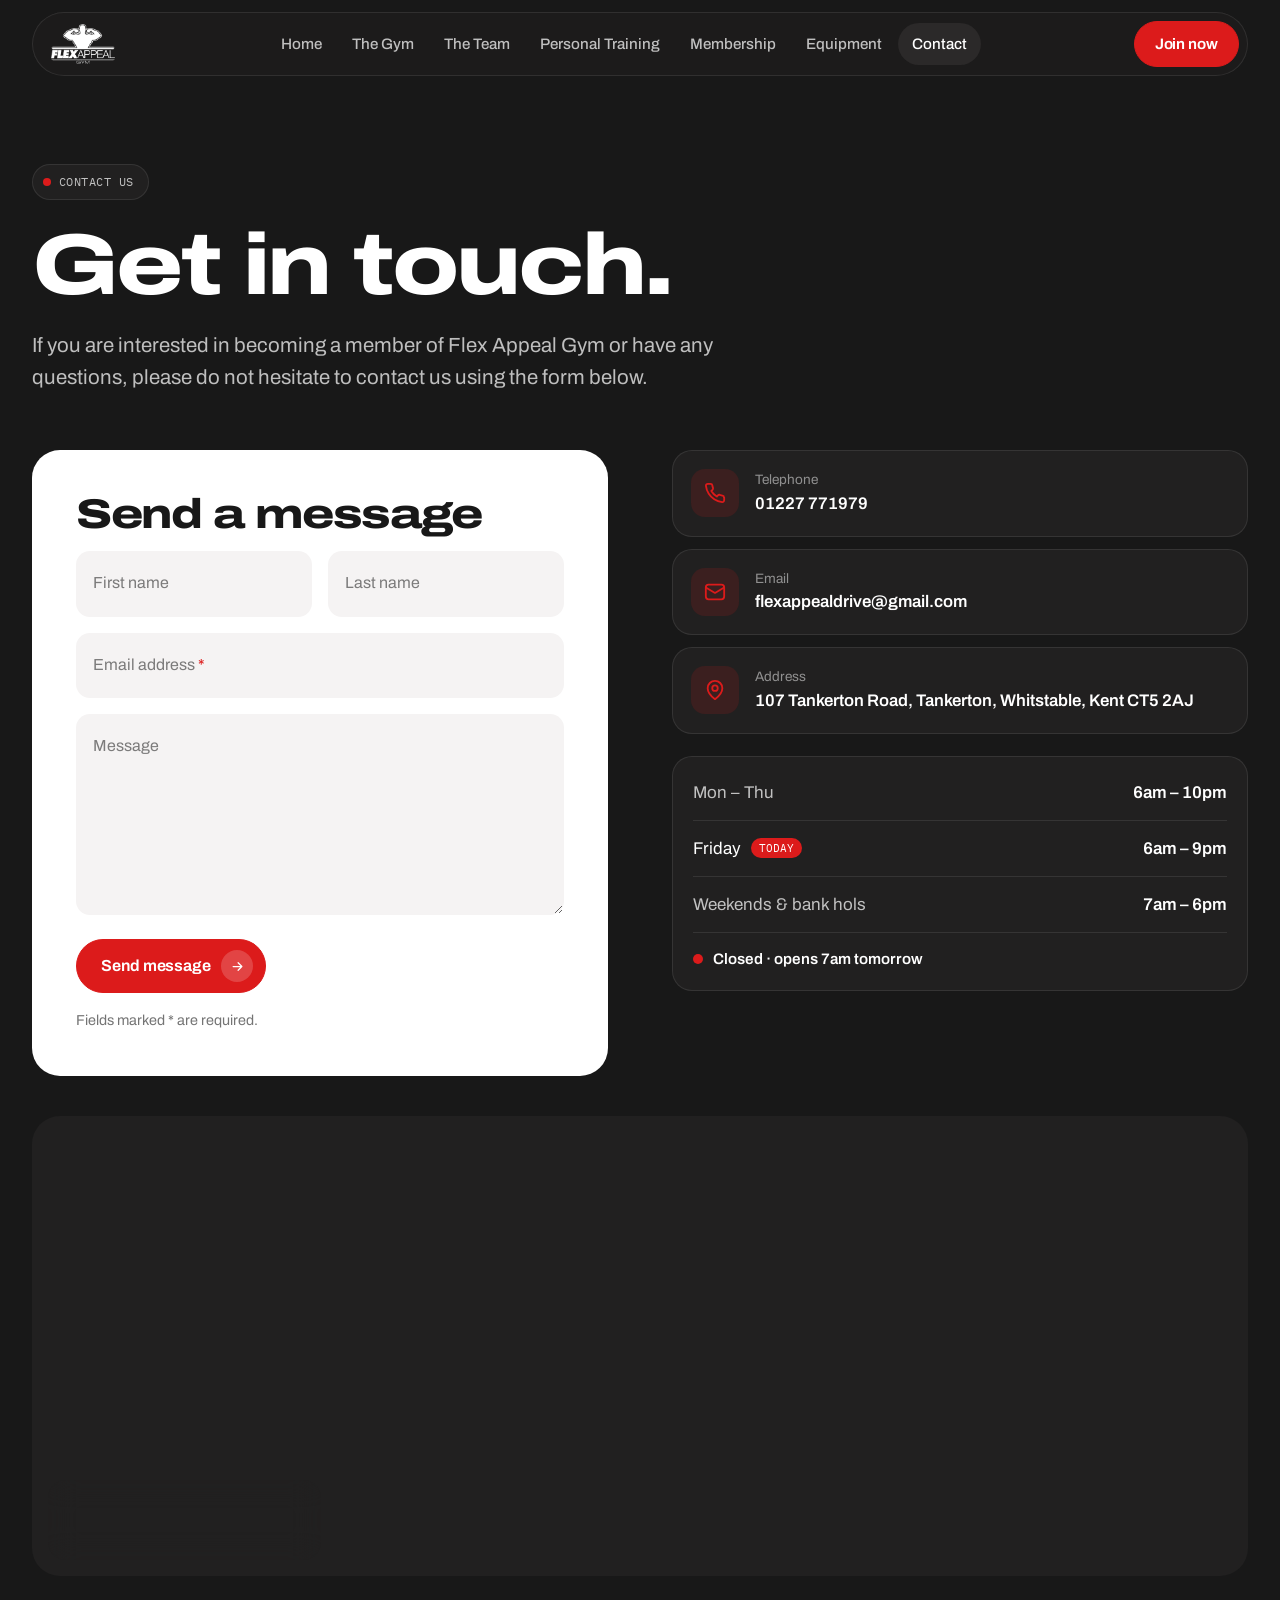
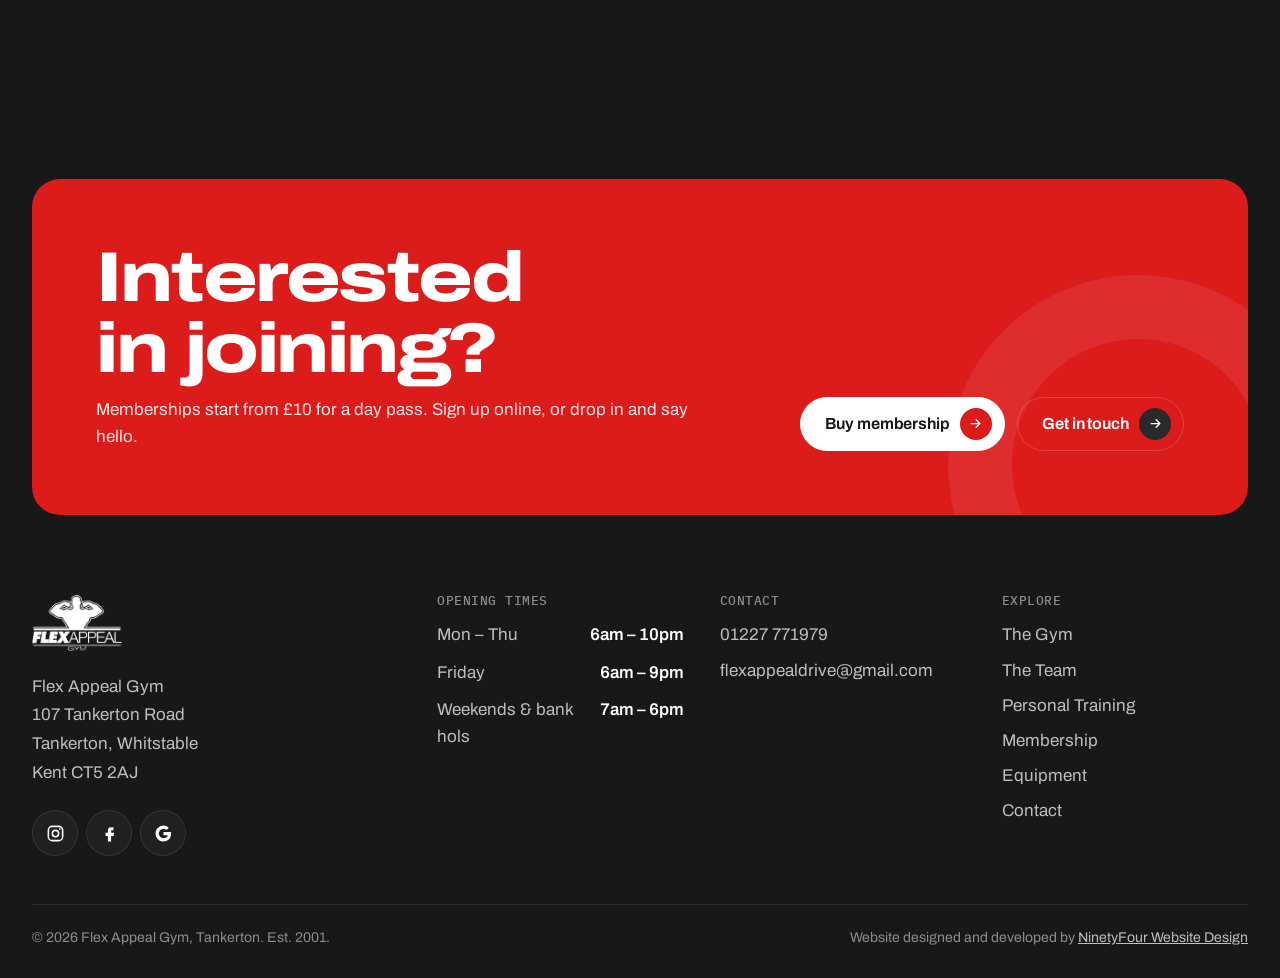
<file: contact.html>
<!DOCTYPE html>
<html lang="en-GB">
<head>
<meta charset="utf-8">
<meta name="viewport" content="width=device-width, initial-scale=1, viewport-fit=cover">
<title>Contact Us | Flex Appeal Gym Tankerton</title>
<meta name="claude:viewport-fit-sides" content="cover">
<meta name="description" content="Contact Flex Appeal Gym, 107 Tankerton Road, Whitstable CT5 2AJ. Call 01227 771979.">
<meta name="theme-color" content="#181818">
<meta property="og:title" content="Contact Us | Flex Appeal Gym Tankerton">
<meta property="og:description" content="Contact Flex Appeal Gym, 107 Tankerton Road, Whitstable CT5 2AJ. Call 01227 771979.">
<meta property="og:image" content="img/hero.jpg">
<link rel="preconnect" href="https://fonts.googleapis.com">
<link rel="preconnect" href="https://fonts.gstatic.com" crossorigin>
<link rel="stylesheet" href="https://fonts.googleapis.com/css2?family=Archivo:wdth,wght@62..125,400..900&amp;family=IBM+Plex+Mono:wght@400;500&amp;display=swap">
<link rel="stylesheet" href="css/style.css">
</head>
<body>
<a class="skip" href="#main">Skip to content</a>
<header class="site-header">
  <div class="wrap">
    <div class="bar">
      <a class="logo" href="index.html" aria-label="Flex Appeal Gym home"><img src="img/flex-appeal-logo.png" alt="Flex Appeal Gym" width="63" height="40"></a>
      <nav class="nav" aria-label="Main"><ul><li><a href="index.html">Home</a></li><li><a href="thegym.html">The Gym</a></li><li><a href="theteam.html">The Team</a></li><li><a href="personal-training.html">Personal Training</a></li><li><a href="membership.html">Membership</a></li><li><a href="equipment.html">Equipment</a></li><li><a href="contact.html" aria-current="page">Contact</a></li></ul></nav>
      <div class="head-right">
        <a class="btn join-btn" href="https://www.snapdda.co.uk/clients/flexappealgym/flexappealgymsnapddasignup.aspx" target="_blank" rel="noopener">Join now</a>
        <button class="menu-btn" aria-expanded="false" aria-controls="mobile-nav" aria-label="Open menu"><span class="bars"><span></span><span></span></span></button>
      </div>
    </div>
  </div>
  <nav class="mobile-nav" id="mobile-nav" aria-label="Mobile">
    <ul><li><a class="mnav" href="index.html">Home</a></li><li><a class="mnav" href="thegym.html">The Gym</a></li><li><a class="mnav" href="theteam.html">The Team</a></li><li><a class="mnav" href="personal-training.html">Personal Training</a></li><li><a class="mnav" href="membership.html">Membership</a></li><li><a class="mnav" href="equipment.html">Equipment</a></li><li><a class="mnav" href="contact.html" aria-current="page">Contact</a></li></ul>
    <div class="mobile-extra">
      <span class="status" data-status><span class="dot"></span><span class="txt">Mon–Thu 6am–10pm</span></span>
      <a class="btn" href="https://www.snapdda.co.uk/clients/flexappealgym/flexappealgymsnapddasignup.aspx" target="_blank" rel="noopener">Buy membership <span class="arr"><svg viewBox="0 0 24 24" fill="none" stroke="currentColor" stroke-width="2" stroke-linecap="round" stroke-linejoin="round" aria-hidden="true"><path d="M5 12h14M13 6l6 6-6 6"/></svg></span></a>
      <div class="socials"><a href="https://www.instagram.com/flexappealgymtankerton/" target="_blank" rel="noopener" aria-label="Flex Appeal on Instagram"><svg viewBox="0 0 24 24" fill="none" stroke="currentColor" stroke-width="2" stroke-linecap="round" stroke-linejoin="round" aria-hidden="true"><rect x="3" y="3" width="18" height="18" rx="5"/><circle cx="12" cy="12" r="4"/><circle cx="17.5" cy="6.5" r="1" fill="currentColor" stroke="none"/></svg></a><a href="https://www.facebook.com/FlexAppealTankerton/" target="_blank" rel="noopener" aria-label="Flex Appeal on Facebook"><svg viewBox="0 0 24 24" fill="currentColor" aria-hidden="true"><path d="M14 8h3V4h-3a4 4 0 0 0-4 4v3H7v4h3v7h4v-7h3l1-4h-4V8.5a.5.5 0 0 1 .5-.5z"/></svg></a><a href="https://www.google.com/maps/search/?api=1&query=Flex+Appeal+Gym+107+Tankerton+Road+Whitstable+CT5+2AJ" target="_blank" rel="noopener" aria-label="Flex Appeal on Google Maps"><svg viewBox="0 0 24 24" fill="currentColor" aria-hidden="true"><path d="M21.6 12.2c0-.7-.1-1.4-.2-2H12v3.9h5.4a4.6 4.6 0 0 1-2 3v2.5h3.2c1.9-1.7 3-4.3 3-7.4z"/><path d="M12 22c2.7 0 5-.9 6.6-2.4l-3.2-2.5c-.9.6-2 1-3.4 1-2.6 0-4.8-1.8-5.6-4.1H3.1v2.6A10 10 0 0 0 12 22z"/><path d="M6.4 14c-.2-.6-.3-1.3-.3-2s.1-1.4.3-2V7.4H3.1a10 10 0 0 0 0 9.2L6.4 14z"/><path d="M12 6c1.5 0 2.8.5 3.8 1.5l2.9-2.9A10 10 0 0 0 3.1 7.4L6.4 10C7.2 7.8 9.4 6 12 6z"/></svg></a></div>
    </div>
  </nav>
</header>
<main id="main">
<section class="page-hero">
  <div class="wrap">
    <div class="stack" data-reveal>
      <span class="pill">Contact us</span>
      <h1>Get in touch.</h1>
      <p class="lede">If you are interested in becoming a member of Flex Appeal Gym or have any questions, please do not hesitate to contact us using the form below.</p>
      
    </div>
    
  </div>
</section>
<section class="band" style="padding-top:0">
  <div class="wrap split" style="align-items:start">
    <form class="form-card" action="https://formspree.io/f/xgedenzy" method="post" data-reveal>
      <h2>Send a message</h2>
      <div class="row">
        <div class="fl"><input type="text" name="firstName" id="firstName" autocomplete="given-name" placeholder=" "><label for="firstName">First name</label></div>
        <div class="fl"><input type="text" name="lastName" id="lastName" autocomplete="family-name" placeholder=" "><label for="lastName">Last name</label></div>
      </div>
      <div class="fl"><input type="email" name="emailAddress" id="emailAddress" autocomplete="email" placeholder=" " required><label for="emailAddress">Email address <span>*</span></label></div>
      <div class="fl"><textarea name="message" id="message" rows="6" placeholder=" "></textarea><label for="message">Message</label></div>
      <button class="btn" type="submit">Send message <span class="arr"><svg viewBox="0 0 24 24" fill="none" stroke="currentColor" stroke-width="2" stroke-linecap="round" stroke-linejoin="round" aria-hidden="true"><path d="M5 12h14M13 6l6 6-6 6"/></svg></span></button>
      <p class="form-note">Fields marked * are required.</p>
    </form>
    <div class="stack" data-reveal>
      <div class="info-grid">
        <a class="info" href="tel:+441227771979"><span class="ico"><svg viewBox="0 0 24 24" fill="none" stroke="currentColor" stroke-width="2" stroke-linecap="round" stroke-linejoin="round" aria-hidden="true"><path d="M22 16.9v3a2 2 0 0 1-2.2 2 19.8 19.8 0 0 1-8.6-3.1 19.5 19.5 0 0 1-6-6A19.8 19.8 0 0 1 2.1 4.2 2 2 0 0 1 4.1 2h3a2 2 0 0 1 2 1.7c.1.9.4 1.8.7 2.7a2 2 0 0 1-.5 2.1L8 9.8a16 16 0 0 0 6 6l1.3-1.3a2 2 0 0 1 2.1-.4c.9.3 1.8.6 2.7.7a2 2 0 0 1 1.7 2z"/></svg></span><div><div class="k">Telephone</div><div class="v">01227 771979</div></div></a>
        <a class="info" href="mailto:flexappealdrive@gmail.com"><span class="ico"><svg viewBox="0 0 24 24" fill="none" stroke="currentColor" stroke-width="2" stroke-linecap="round" stroke-linejoin="round" aria-hidden="true"><rect x="2" y="4" width="20" height="16" rx="3"/><path d="M22 7l-10 6L2 7"/></svg></span><div><div class="k">Email</div><div class="v">flexappealdrive@gmail.com</div></div></a>
        <a class="info" href="https://www.google.com/maps/search/?api=1&query=Flex+Appeal+Gym+107+Tankerton+Road+Whitstable+CT5+2AJ" target="_blank" rel="noopener"><span class="ico"><svg viewBox="0 0 24 24" fill="none" stroke="currentColor" stroke-width="2" stroke-linecap="round" stroke-linejoin="round" aria-hidden="true"><path d="M20 10c0 6-8 12-8 12s-8-6-8-12a8 8 0 0 1 16 0z"/><circle cx="12" cy="10" r="3"/></svg></span><div><div class="k">Address</div><div class="v">107 Tankerton Road, Tankerton, Whitstable, Kent CT5 2AJ</div></div></a>
      </div>
      <div class="hours">
        <dl>
          <div data-day="1,2,3,4"><dt>Mon – Thu</dt><dd>6am – 10pm</dd></div>
          <div data-day="5"><dt>Friday</dt><dd>6am – 9pm</dd></div>
          <div data-day="6,0"><dt>Weekends &amp; bank hols</dt><dd>7am – 6pm</dd></div>
        </dl>
        <span class="status" data-status><span class="dot"></span><span class="txt">Mon–Thu 6am–10pm</span></span>
      </div>
    </div>
  </div>
  <div class="wrap" style="margin-top:clamp(24px,4vw,40px)">
    <div class="map-wrap" data-reveal>
      <iframe class="map" title="Map showing Flex Appeal Gym on Tankerton Road" src="https://www.google.com/maps/embed?pb=!1m18!1m12!1m3!1d2491.124793821407!2d1.0410759157646936!3d51.364002479611806!2m3!1f0!2f0!3f0!3m2!1i1024!2i768!4f13.1!3m3!1m2!1s0x47d9349f5176e131%3A0x2e39632ce49c8d30!2sFlex%20Appeal!5e0!3m2!1sen!2suk!4v1638974466283!5m2!1sen!2suk" allowfullscreen loading="lazy" referrerpolicy="no-referrer-when-downgrade"></iframe>
      <div class="float-chip float-chip--bottom" style="right:auto"><a class="btn btn--light" href="https://www.google.com/maps/search/?api=1&query=Flex+Appeal+Gym+107+Tankerton+Road+Whitstable+CT5+2AJ" target="_blank" rel="noopener">Open in Google Maps <span class="arr"><svg viewBox="0 0 24 24" fill="none" stroke="currentColor" stroke-width="2" stroke-linecap="round" stroke-linejoin="round" aria-hidden="true"><path d="M5 12h14M13 6l6 6-6 6"/></svg></span></a></div>
    </div>
  </div>
</section>
</main>
<footer class="site-footer">
  <div class="wrap">
    <div class="cta-block" data-reveal>
      <div class="stack-sm">
        <h2>Interested in joining?</h2>
        <p>Memberships start from £10 for a day pass. Sign up online, or drop in and say hello.</p>
      </div>
      <div class="btns"><a class="btn btn--light" href="https://www.snapdda.co.uk/clients/flexappealgym/flexappealgymsnapddasignup.aspx" target="_blank" rel="noopener">Buy membership <span class="arr"><svg viewBox="0 0 24 24" fill="none" stroke="currentColor" stroke-width="2" stroke-linecap="round" stroke-linejoin="round" aria-hidden="true"><path d="M5 12h14M13 6l6 6-6 6"/></svg></span></a><a class="btn btn--ghost" href="contact.html">Get in touch <span class="arr"><svg viewBox="0 0 24 24" fill="none" stroke="currentColor" stroke-width="2" stroke-linecap="round" stroke-linejoin="round" aria-hidden="true"><path d="M5 12h14M13 6l6 6-6 6"/></svg></span></a></div>
    </div>
    <div class="foot-grid">
      <div class="stack">
        <a class="foot-logo" href="index.html"><img src="img/flex-appeal-logo.png" alt="Flex Appeal Gym" width="88" height="56" loading="lazy"></a>
        <address>Flex Appeal Gym<br>107 Tankerton Road<br>Tankerton, Whitstable<br>Kent CT5 2AJ</address>
        <div class="socials"><a href="https://www.instagram.com/flexappealgymtankerton/" target="_blank" rel="noopener" aria-label="Flex Appeal on Instagram"><svg viewBox="0 0 24 24" fill="none" stroke="currentColor" stroke-width="2" stroke-linecap="round" stroke-linejoin="round" aria-hidden="true"><rect x="3" y="3" width="18" height="18" rx="5"/><circle cx="12" cy="12" r="4"/><circle cx="17.5" cy="6.5" r="1" fill="currentColor" stroke="none"/></svg></a><a href="https://www.facebook.com/FlexAppealTankerton/" target="_blank" rel="noopener" aria-label="Flex Appeal on Facebook"><svg viewBox="0 0 24 24" fill="currentColor" aria-hidden="true"><path d="M14 8h3V4h-3a4 4 0 0 0-4 4v3H7v4h3v7h4v-7h3l1-4h-4V8.5a.5.5 0 0 1 .5-.5z"/></svg></a><a href="https://www.google.com/maps/search/?api=1&query=Flex+Appeal+Gym+107+Tankerton+Road+Whitstable+CT5+2AJ" target="_blank" rel="noopener" aria-label="Flex Appeal on Google Maps"><svg viewBox="0 0 24 24" fill="currentColor" aria-hidden="true"><path d="M21.6 12.2c0-.7-.1-1.4-.2-2H12v3.9h5.4a4.6 4.6 0 0 1-2 3v2.5h3.2c1.9-1.7 3-4.3 3-7.4z"/><path d="M12 22c2.7 0 5-.9 6.6-2.4l-3.2-2.5c-.9.6-2 1-3.4 1-2.6 0-4.8-1.8-5.6-4.1H3.1v2.6A10 10 0 0 0 12 22z"/><path d="M6.4 14c-.2-.6-.3-1.3-.3-2s.1-1.4.3-2V7.4H3.1a10 10 0 0 0 0 9.2L6.4 14z"/><path d="M12 6c1.5 0 2.8.5 3.8 1.5l2.9-2.9A10 10 0 0 0 3.1 7.4L6.4 10C7.2 7.8 9.4 6 12 6z"/></svg></a></div>
      </div>
      <div>
        <h2>Opening times</h2>
        <dl class="foot-hours">
          <div><dt>Mon – Thu</dt><dd>6am – 10pm</dd></div>
          <div><dt>Friday</dt><dd>6am – 9pm</dd></div>
          <div><dt>Weekends &amp; bank hols</dt><dd>7am – 6pm</dd></div>
        </dl>
      </div>
      <div>
        <h2>Contact</h2>
        <ul class="foot-list">
          <li><a href="tel:+441227771979">01227 771979</a></li>
          <li><a href="mailto:flexappealdrive@gmail.com">flexappealdrive@gmail.com</a></li>
        </ul>
      </div>
      <div>
        <h2>Explore</h2>
        <ul class="foot-list"><li><a href="thegym.html">The Gym</a></li><li><a href="theteam.html">The Team</a></li><li><a href="personal-training.html">Personal Training</a></li><li><a href="membership.html">Membership</a></li><li><a href="equipment.html">Equipment</a></li><li><a href="contact.html">Contact</a></li></ul>
      </div>
    </div>
    <div class="foot-base">
      <span>&copy; <span data-year>2026</span> Flex Appeal Gym, Tankerton. Est. 2001.</span>
      <span>Website designed and developed by <a href="https://ninety-four.co.uk/" target="_blank" rel="noopener">NinetyFour Website Design</a></span>
    </div>
  </div>
</footer>
<script src="https://apps.elfsight.com/p/platform.js" defer></script>
<div class="elfsight-app-003a6d68-ae3d-478d-b757-c57e55e2d3a5"></div>
<script src="js/main.js"></script>
</body>
</html>
</file>
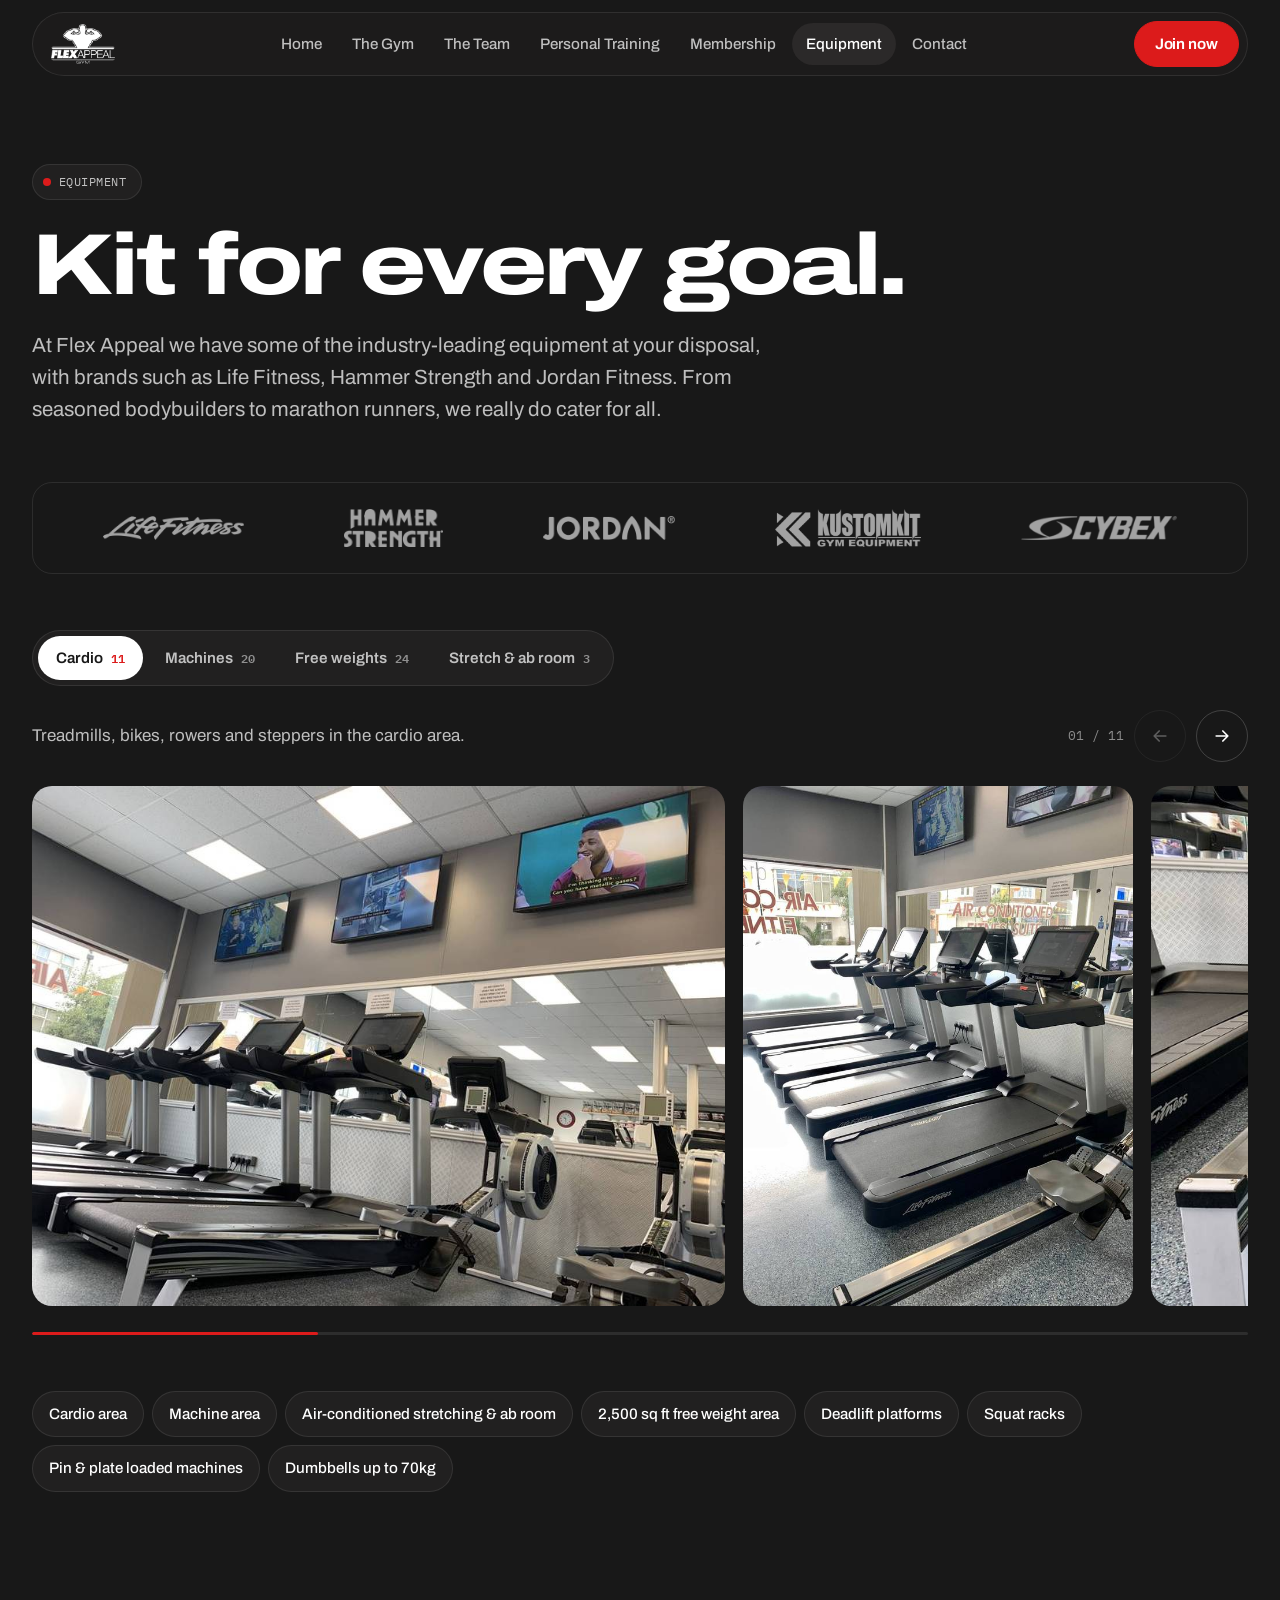
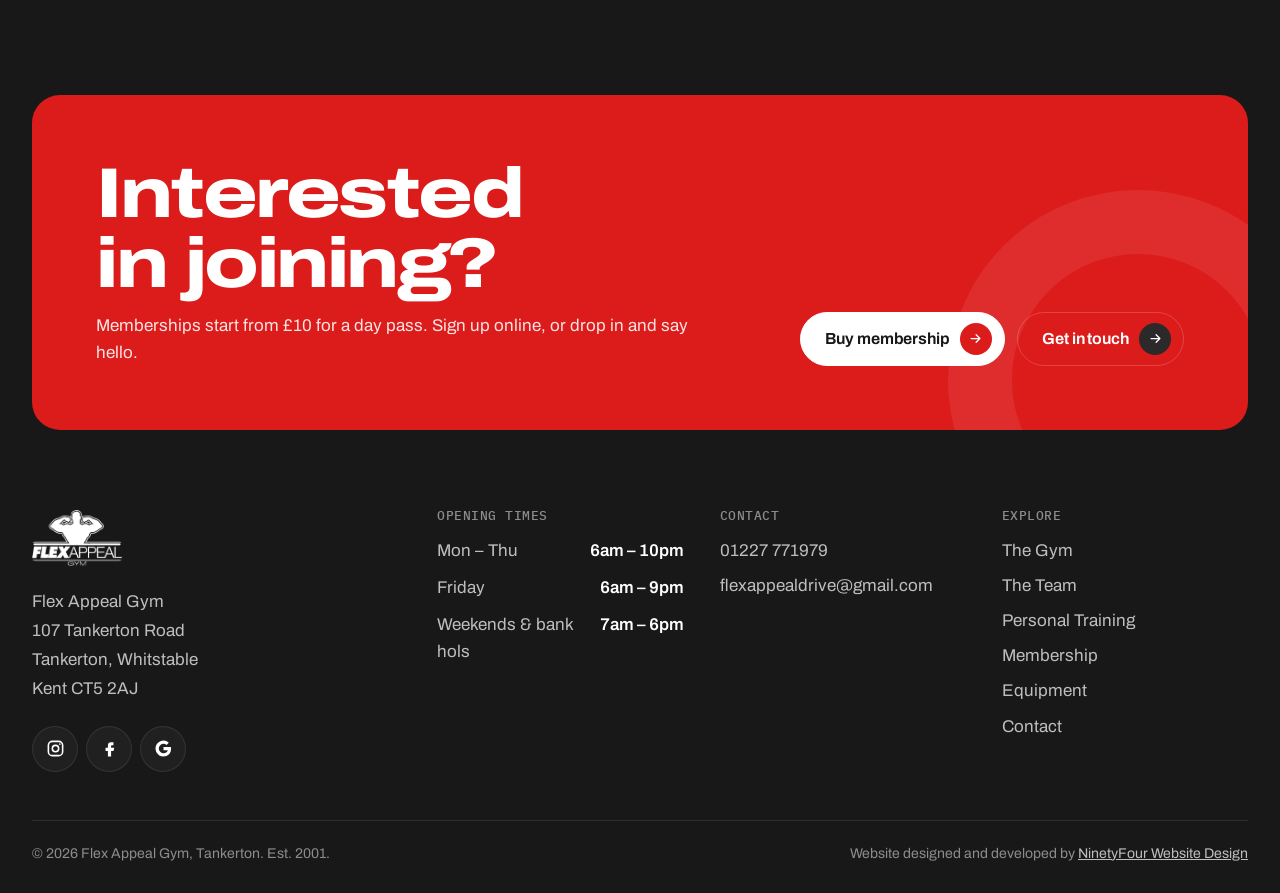
<file: equipment.html>
<!DOCTYPE html>
<html lang="en-GB">
<head>
<meta charset="utf-8">
<meta name="viewport" content="width=device-width, initial-scale=1, viewport-fit=cover">
<title>Equipment | Flex Appeal Gym Tankerton</title>
<meta name="claude:viewport-fit-sides" content="cover">
<meta name="description" content="Photos of the cardio, machine, free weight and stretching areas at Flex Appeal Gym, Tankerton.">
<meta name="theme-color" content="#181818">
<meta property="og:title" content="Equipment | Flex Appeal Gym Tankerton">
<meta property="og:description" content="Photos of the cardio, machine, free weight and stretching areas at Flex Appeal Gym, Tankerton.">
<meta property="og:image" content="img/hero.jpg">
<link rel="preconnect" href="https://fonts.googleapis.com">
<link rel="preconnect" href="https://fonts.gstatic.com" crossorigin>
<link rel="stylesheet" href="https://fonts.googleapis.com/css2?family=Archivo:wdth,wght@62..125,400..900&amp;family=IBM+Plex+Mono:wght@400;500&amp;display=swap">
<link rel="stylesheet" href="css/style.css">
</head>
<body>
<a class="skip" href="#main">Skip to content</a>
<header class="site-header">
  <div class="wrap">
    <div class="bar">
      <a class="logo" href="index.html" aria-label="Flex Appeal Gym home"><img src="img/flex-appeal-logo.png" alt="Flex Appeal Gym" width="63" height="40"></a>
      <nav class="nav" aria-label="Main"><ul><li><a href="index.html">Home</a></li><li><a href="thegym.html">The Gym</a></li><li><a href="theteam.html">The Team</a></li><li><a href="personal-training.html">Personal Training</a></li><li><a href="membership.html">Membership</a></li><li><a href="equipment.html" aria-current="page">Equipment</a></li><li><a href="contact.html">Contact</a></li></ul></nav>
      <div class="head-right">
        <a class="btn join-btn" href="https://www.snapdda.co.uk/clients/flexappealgym/flexappealgymsnapddasignup.aspx" target="_blank" rel="noopener">Join now</a>
        <button class="menu-btn" aria-expanded="false" aria-controls="mobile-nav" aria-label="Open menu"><span class="bars"><span></span><span></span></span></button>
      </div>
    </div>
  </div>
  <nav class="mobile-nav" id="mobile-nav" aria-label="Mobile">
    <ul><li><a class="mnav" href="index.html">Home</a></li><li><a class="mnav" href="thegym.html">The Gym</a></li><li><a class="mnav" href="theteam.html">The Team</a></li><li><a class="mnav" href="personal-training.html">Personal Training</a></li><li><a class="mnav" href="membership.html">Membership</a></li><li><a class="mnav" href="equipment.html" aria-current="page">Equipment</a></li><li><a class="mnav" href="contact.html">Contact</a></li></ul>
    <div class="mobile-extra">
      <span class="status" data-status><span class="dot"></span><span class="txt">Mon–Thu 6am–10pm</span></span>
      <a class="btn" href="https://www.snapdda.co.uk/clients/flexappealgym/flexappealgymsnapddasignup.aspx" target="_blank" rel="noopener">Buy membership <span class="arr"><svg viewBox="0 0 24 24" fill="none" stroke="currentColor" stroke-width="2" stroke-linecap="round" stroke-linejoin="round" aria-hidden="true"><path d="M5 12h14M13 6l6 6-6 6"/></svg></span></a>
      <div class="socials"><a href="https://www.instagram.com/flexappealgymtankerton/" target="_blank" rel="noopener" aria-label="Flex Appeal on Instagram"><svg viewBox="0 0 24 24" fill="none" stroke="currentColor" stroke-width="2" stroke-linecap="round" stroke-linejoin="round" aria-hidden="true"><rect x="3" y="3" width="18" height="18" rx="5"/><circle cx="12" cy="12" r="4"/><circle cx="17.5" cy="6.5" r="1" fill="currentColor" stroke="none"/></svg></a><a href="https://www.facebook.com/FlexAppealTankerton/" target="_blank" rel="noopener" aria-label="Flex Appeal on Facebook"><svg viewBox="0 0 24 24" fill="currentColor" aria-hidden="true"><path d="M14 8h3V4h-3a4 4 0 0 0-4 4v3H7v4h3v7h4v-7h3l1-4h-4V8.5a.5.5 0 0 1 .5-.5z"/></svg></a><a href="https://www.google.com/maps/search/?api=1&query=Flex+Appeal+Gym+107+Tankerton+Road+Whitstable+CT5+2AJ" target="_blank" rel="noopener" aria-label="Flex Appeal on Google Maps"><svg viewBox="0 0 24 24" fill="currentColor" aria-hidden="true"><path d="M21.6 12.2c0-.7-.1-1.4-.2-2H12v3.9h5.4a4.6 4.6 0 0 1-2 3v2.5h3.2c1.9-1.7 3-4.3 3-7.4z"/><path d="M12 22c2.7 0 5-.9 6.6-2.4l-3.2-2.5c-.9.6-2 1-3.4 1-2.6 0-4.8-1.8-5.6-4.1H3.1v2.6A10 10 0 0 0 12 22z"/><path d="M6.4 14c-.2-.6-.3-1.3-.3-2s.1-1.4.3-2V7.4H3.1a10 10 0 0 0 0 9.2L6.4 14z"/><path d="M12 6c1.5 0 2.8.5 3.8 1.5l2.9-2.9A10 10 0 0 0 3.1 7.4L6.4 10C7.2 7.8 9.4 6 12 6z"/></svg></a></div>
    </div>
  </nav>
</header>
<main id="main">
<section class="page-hero">
  <div class="wrap">
    <div class="stack" data-reveal>
      <span class="pill">Equipment</span>
      <h1>Kit for every goal.</h1>
      <p class="lede">At Flex Appeal we have some of the industry-leading equipment at your disposal, with brands such as Life Fitness, Hammer Strength and Jordan Fitness. From seasoned bodybuilders to marathon runners, we really do cater for all.</p>
      
    </div>
    
  </div>
</section>
<section class="band" style="padding-top:0">
  <div class="wrap stack" style="gap:clamp(32px,5vw,56px)">
    <div class="brands" data-reveal><img src="img/brands/life-fitness.png" alt="Life Fitness" loading="lazy"><img src="img/brands/hammer-strength.png" alt="Hammer Strength" loading="lazy" class="tall"><img src="img/brands/jordan.png" alt="Jordan Fitness" loading="lazy"><img src="img/brands/kustom-kit.png" alt="Kustom Kit" loading="lazy" class="tall"><img src="img/brands/cybex.png" alt="Cybex" loading="lazy"></div>
    <div data-reveal><div class="tabs" role="tablist" aria-label="Equipment areas"><button class="tab" role="tab" id="eq-tab-cardio" aria-controls="eq-cardio" aria-selected="true" data-key="cardio">Cardio <small>11</small></button><button class="tab" role="tab" id="eq-tab-machines" aria-controls="eq-machines" aria-selected="false" data-key="machines">Machines <small>20</small></button><button class="tab" role="tab" id="eq-tab-free-weights" aria-controls="eq-free-weights" aria-selected="false" data-key="free-weights">Free weights <small>24</small></button><button class="tab" role="tab" id="eq-tab-stretch" aria-controls="eq-stretch" aria-selected="false" data-key="stretch">Stretch &amp; ab room <small>3</small></button></div>
    <div style="margin-top:24px"><div class="tab-panel" role="tabpanel" id="eq-cardio" aria-labelledby="eq-tab-cardio">
      <div class="slider">
        <div class="equip-bar"><p class="equip-desc" style="margin:0">Treadmills, bikes, rowers and steppers in the cardio area.</p><div class="slider-ctrls">
        <span class="slider-count" aria-hidden="true"></span>
        <button class="slider-btn" data-prev aria-label="Previous photo"><svg viewBox="0 0 24 24" fill="none" stroke="currentColor" stroke-width="2" stroke-linecap="round" stroke-linejoin="round" aria-hidden="true"><path d="M19 12H5M11 6l-6 6 6 6"/></svg></button>
        <button class="slider-btn" data-next aria-label="Next photo"><svg viewBox="0 0 24 24" fill="none" stroke="currentColor" stroke-width="2" stroke-linecap="round" stroke-linejoin="round" aria-hidden="true"><path d="M5 12h14M13 6l6 6-6 6"/></svg></button>
      </div></div>
        <div class="slider-track" tabindex="0" aria-label="Cardio photos"><a class="shot" href="img/gallery/cardio-01.jpg" style="aspect-ratio:900/675"><img src="img/gallery/cardio-01-md.jpg" alt="Cardio at Flex Appeal, photo 1" width="900" height="675" loading="lazy" draggable="false"></a><a class="shot" href="img/gallery/cardio-02.jpg" style="aspect-ratio:675/900"><img src="img/gallery/cardio-02-md.jpg" alt="Cardio at Flex Appeal, photo 2" width="675" height="900" loading="lazy" draggable="false"></a><a class="shot" href="img/gallery/cardio-03.jpg" style="aspect-ratio:900/675"><img src="img/gallery/cardio-03-md.jpg" alt="Cardio at Flex Appeal, photo 3" width="900" height="675" loading="lazy" draggable="false"></a><a class="shot" href="img/gallery/cardio-04.jpg" style="aspect-ratio:675/900"><img src="img/gallery/cardio-04-md.jpg" alt="Cardio at Flex Appeal, photo 4" width="675" height="900" loading="lazy" draggable="false"></a><a class="shot" href="img/gallery/cardio-05.jpg" style="aspect-ratio:845/900"><img src="img/gallery/cardio-05-md.jpg" alt="Cardio at Flex Appeal, photo 5" width="845" height="900" loading="lazy" draggable="false"></a><a class="shot" href="img/gallery/cardio-06.jpg" style="aspect-ratio:675/900"><img src="img/gallery/cardio-06-md.jpg" alt="Cardio at Flex Appeal, photo 6" width="675" height="900" loading="lazy" draggable="false"></a><a class="shot" href="img/gallery/cardio-07.jpg" style="aspect-ratio:675/900"><img src="img/gallery/cardio-07-md.jpg" alt="Cardio at Flex Appeal, photo 7" width="675" height="900" loading="lazy" draggable="false"></a><a class="shot" href="img/gallery/cardio-08.jpg" style="aspect-ratio:675/900"><img src="img/gallery/cardio-08-md.jpg" alt="Cardio at Flex Appeal, photo 8" width="675" height="900" loading="lazy" draggable="false"></a><a class="shot" href="img/gallery/cardio-09.jpg" style="aspect-ratio:675/900"><img src="img/gallery/cardio-09-md.jpg" alt="Cardio at Flex Appeal, photo 9" width="675" height="900" loading="lazy" draggable="false"></a><a class="shot" href="img/gallery/cardio-10.jpg" style="aspect-ratio:675/900"><img src="img/gallery/cardio-10-md.jpg" alt="Cardio at Flex Appeal, photo 10" width="675" height="900" loading="lazy" draggable="false"></a><a class="shot" href="img/gallery/cardio-11.jpg" style="aspect-ratio:675/900"><img src="img/gallery/cardio-11-md.jpg" alt="Cardio at Flex Appeal, photo 11" width="675" height="900" loading="lazy" draggable="false"></a></div>
        <div class="slider-progress"><span></span></div>
      </div>
    </div><div class="tab-panel" role="tabpanel" id="eq-machines" aria-labelledby="eq-tab-machines" hidden>
      <div class="slider">
        <div class="equip-bar"><p class="equip-desc" style="margin:0">Pin and plate loaded machines from Life Fitness, Hammer Strength and Cybex.</p><div class="slider-ctrls">
        <span class="slider-count" aria-hidden="true"></span>
        <button class="slider-btn" data-prev aria-label="Previous photo"><svg viewBox="0 0 24 24" fill="none" stroke="currentColor" stroke-width="2" stroke-linecap="round" stroke-linejoin="round" aria-hidden="true"><path d="M19 12H5M11 6l-6 6 6 6"/></svg></button>
        <button class="slider-btn" data-next aria-label="Next photo"><svg viewBox="0 0 24 24" fill="none" stroke="currentColor" stroke-width="2" stroke-linecap="round" stroke-linejoin="round" aria-hidden="true"><path d="M5 12h14M13 6l6 6-6 6"/></svg></button>
      </div></div>
        <div class="slider-track" tabindex="0" aria-label="Machines photos"><a class="shot" href="img/gallery/machines-01.jpg" style="aspect-ratio:675/900"><img src="img/gallery/machines-01-md.jpg" alt="Machines at Flex Appeal, photo 1" width="675" height="900" loading="lazy" draggable="false"></a><a class="shot" href="img/gallery/machines-02.jpg" style="aspect-ratio:675/900"><img src="img/gallery/machines-02-md.jpg" alt="Machines at Flex Appeal, photo 2" width="675" height="900" loading="lazy" draggable="false"></a><a class="shot" href="img/gallery/machines-03.jpg" style="aspect-ratio:675/900"><img src="img/gallery/machines-03-md.jpg" alt="Machines at Flex Appeal, photo 3" width="675" height="900" loading="lazy" draggable="false"></a><a class="shot" href="img/gallery/machines-04.jpg" style="aspect-ratio:675/900"><img src="img/gallery/machines-04-md.jpg" alt="Machines at Flex Appeal, photo 4" width="675" height="900" loading="lazy" draggable="false"></a><a class="shot" href="img/gallery/machines-05.jpg" style="aspect-ratio:675/900"><img src="img/gallery/machines-05-md.jpg" alt="Machines at Flex Appeal, photo 5" width="675" height="900" loading="lazy" draggable="false"></a><a class="shot" href="img/gallery/machines-06.jpg" style="aspect-ratio:675/900"><img src="img/gallery/machines-06-md.jpg" alt="Machines at Flex Appeal, photo 6" width="675" height="900" loading="lazy" draggable="false"></a><a class="shot" href="img/gallery/machines-07.jpg" style="aspect-ratio:675/900"><img src="img/gallery/machines-07-md.jpg" alt="Machines at Flex Appeal, photo 7" width="675" height="900" loading="lazy" draggable="false"></a><a class="shot" href="img/gallery/machines-08.jpg" style="aspect-ratio:675/900"><img src="img/gallery/machines-08-md.jpg" alt="Machines at Flex Appeal, photo 8" width="675" height="900" loading="lazy" draggable="false"></a><a class="shot" href="img/gallery/machines-09.jpg" style="aspect-ratio:675/900"><img src="img/gallery/machines-09-md.jpg" alt="Machines at Flex Appeal, photo 9" width="675" height="900" loading="lazy" draggable="false"></a><a class="shot" href="img/gallery/machines-10.jpg" style="aspect-ratio:675/900"><img src="img/gallery/machines-10-md.jpg" alt="Machines at Flex Appeal, photo 10" width="675" height="900" loading="lazy" draggable="false"></a><a class="shot" href="img/gallery/machines-11.jpg" style="aspect-ratio:675/900"><img src="img/gallery/machines-11-md.jpg" alt="Machines at Flex Appeal, photo 11" width="675" height="900" loading="lazy" draggable="false"></a><a class="shot" href="img/gallery/machines-12.jpg" style="aspect-ratio:675/900"><img src="img/gallery/machines-12-md.jpg" alt="Machines at Flex Appeal, photo 12" width="675" height="900" loading="lazy" draggable="false"></a><a class="shot" href="img/gallery/machines-13.jpg" style="aspect-ratio:675/900"><img src="img/gallery/machines-13-md.jpg" alt="Machines at Flex Appeal, photo 13" width="675" height="900" loading="lazy" draggable="false"></a><a class="shot" href="img/gallery/machines-14.jpg" style="aspect-ratio:723/900"><img src="img/gallery/machines-14-md.jpg" alt="Machines at Flex Appeal, photo 14" width="723" height="900" loading="lazy" draggable="false"></a><a class="shot" href="img/gallery/machines-15.jpg" style="aspect-ratio:900/604"><img src="img/gallery/machines-15-md.jpg" alt="Machines at Flex Appeal, photo 15" width="900" height="604" loading="lazy" draggable="false"></a><a class="shot" href="img/gallery/machines-16.jpg" style="aspect-ratio:696/900"><img src="img/gallery/machines-16-md.jpg" alt="Machines at Flex Appeal, photo 16" width="696" height="900" loading="lazy" draggable="false"></a><a class="shot" href="img/gallery/machines-17.jpg" style="aspect-ratio:675/900"><img src="img/gallery/machines-17-md.jpg" alt="Machines at Flex Appeal, photo 17" width="675" height="900" loading="lazy" draggable="false"></a><a class="shot" href="img/gallery/machines-18.jpg" style="aspect-ratio:900/694"><img src="img/gallery/machines-18-md.jpg" alt="Machines at Flex Appeal, photo 18" width="900" height="694" loading="lazy" draggable="false"></a><a class="shot" href="img/gallery/machines-19.jpg" style="aspect-ratio:675/900"><img src="img/gallery/machines-19-md.jpg" alt="Machines at Flex Appeal, photo 19" width="675" height="900" loading="lazy" draggable="false"></a><a class="shot" href="img/gallery/machines-20.jpg" style="aspect-ratio:675/900"><img src="img/gallery/machines-20-md.jpg" alt="Machines at Flex Appeal, photo 20" width="675" height="900" loading="lazy" draggable="false"></a></div>
        <div class="slider-progress"><span></span></div>
      </div>
    </div><div class="tab-panel" role="tabpanel" id="eq-free-weights" aria-labelledby="eq-tab-free-weights" hidden>
      <div class="slider">
        <div class="equip-bar"><p class="equip-desc" style="margin:0">A 2,500 sq ft free weight area with deadlift platforms, squat racks and dumbbells up to 70kg.</p><div class="slider-ctrls">
        <span class="slider-count" aria-hidden="true"></span>
        <button class="slider-btn" data-prev aria-label="Previous photo"><svg viewBox="0 0 24 24" fill="none" stroke="currentColor" stroke-width="2" stroke-linecap="round" stroke-linejoin="round" aria-hidden="true"><path d="M19 12H5M11 6l-6 6 6 6"/></svg></button>
        <button class="slider-btn" data-next aria-label="Next photo"><svg viewBox="0 0 24 24" fill="none" stroke="currentColor" stroke-width="2" stroke-linecap="round" stroke-linejoin="round" aria-hidden="true"><path d="M5 12h14M13 6l6 6-6 6"/></svg></button>
      </div></div>
        <div class="slider-track" tabindex="0" aria-label="Free weights photos"><a class="shot" href="img/gallery/free-weights-01.jpg" style="aspect-ratio:675/900"><img src="img/gallery/free-weights-01-md.jpg" alt="Free weights at Flex Appeal, photo 1" width="675" height="900" loading="lazy" draggable="false"></a><a class="shot" href="img/gallery/free-weights-02.jpg" style="aspect-ratio:675/900"><img src="img/gallery/free-weights-02-md.jpg" alt="Free weights at Flex Appeal, photo 2" width="675" height="900" loading="lazy" draggable="false"></a><a class="shot" href="img/gallery/free-weights-03.jpg" style="aspect-ratio:900/675"><img src="img/gallery/free-weights-03-md.jpg" alt="Free weights at Flex Appeal, photo 3" width="900" height="675" loading="lazy" draggable="false"></a><a class="shot" href="img/gallery/free-weights-04.jpg" style="aspect-ratio:900/675"><img src="img/gallery/free-weights-04-md.jpg" alt="Free weights at Flex Appeal, photo 4" width="900" height="675" loading="lazy" draggable="false"></a><a class="shot" href="img/gallery/free-weights-05.jpg" style="aspect-ratio:675/900"><img src="img/gallery/free-weights-05-md.jpg" alt="Free weights at Flex Appeal, photo 5" width="675" height="900" loading="lazy" draggable="false"></a><a class="shot" href="img/gallery/free-weights-06.jpg" style="aspect-ratio:675/900"><img src="img/gallery/free-weights-06-md.jpg" alt="Free weights at Flex Appeal, photo 6" width="675" height="900" loading="lazy" draggable="false"></a><a class="shot" href="img/gallery/free-weights-07.jpg" style="aspect-ratio:675/900"><img src="img/gallery/free-weights-07-md.jpg" alt="Free weights at Flex Appeal, photo 7" width="675" height="900" loading="lazy" draggable="false"></a><a class="shot" href="img/gallery/free-weights-08.jpg" style="aspect-ratio:675/900"><img src="img/gallery/free-weights-08-md.jpg" alt="Free weights at Flex Appeal, photo 8" width="675" height="900" loading="lazy" draggable="false"></a><a class="shot" href="img/gallery/free-weights-09.jpg" style="aspect-ratio:675/900"><img src="img/gallery/free-weights-09-md.jpg" alt="Free weights at Flex Appeal, photo 9" width="675" height="900" loading="lazy" draggable="false"></a><a class="shot" href="img/gallery/free-weights-10.jpg" style="aspect-ratio:675/900"><img src="img/gallery/free-weights-10-md.jpg" alt="Free weights at Flex Appeal, photo 10" width="675" height="900" loading="lazy" draggable="false"></a><a class="shot" href="img/gallery/free-weights-11.jpg" style="aspect-ratio:900/675"><img src="img/gallery/free-weights-11-md.jpg" alt="Free weights at Flex Appeal, photo 11" width="900" height="675" loading="lazy" draggable="false"></a><a class="shot" href="img/gallery/free-weights-12.jpg" style="aspect-ratio:675/900"><img src="img/gallery/free-weights-12-md.jpg" alt="Free weights at Flex Appeal, photo 12" width="675" height="900" loading="lazy" draggable="false"></a><a class="shot" href="img/gallery/free-weights-13.jpg" style="aspect-ratio:652/900"><img src="img/gallery/free-weights-13-md.jpg" alt="Free weights at Flex Appeal, photo 13" width="652" height="900" loading="lazy" draggable="false"></a><a class="shot" href="img/gallery/free-weights-14.jpg" style="aspect-ratio:900/675"><img src="img/gallery/free-weights-14-md.jpg" alt="Free weights at Flex Appeal, photo 14" width="900" height="675" loading="lazy" draggable="false"></a><a class="shot" href="img/gallery/free-weights-15.jpg" style="aspect-ratio:675/900"><img src="img/gallery/free-weights-15-md.jpg" alt="Free weights at Flex Appeal, photo 15" width="675" height="900" loading="lazy" draggable="false"></a><a class="shot" href="img/gallery/free-weights-16.jpg" style="aspect-ratio:672/900"><img src="img/gallery/free-weights-16-md.jpg" alt="Free weights at Flex Appeal, photo 16" width="672" height="900" loading="lazy" draggable="false"></a><a class="shot" href="img/gallery/free-weights-17.jpg" style="aspect-ratio:675/900"><img src="img/gallery/free-weights-17-md.jpg" alt="Free weights at Flex Appeal, photo 17" width="675" height="900" loading="lazy" draggable="false"></a><a class="shot" href="img/gallery/free-weights-18.jpg" style="aspect-ratio:675/900"><img src="img/gallery/free-weights-18-md.jpg" alt="Free weights at Flex Appeal, photo 18" width="675" height="900" loading="lazy" draggable="false"></a><a class="shot" href="img/gallery/free-weights-19.jpg" style="aspect-ratio:675/900"><img src="img/gallery/free-weights-19-md.jpg" alt="Free weights at Flex Appeal, photo 19" width="675" height="900" loading="lazy" draggable="false"></a><a class="shot" href="img/gallery/free-weights-20.jpg" style="aspect-ratio:675/900"><img src="img/gallery/free-weights-20-md.jpg" alt="Free weights at Flex Appeal, photo 20" width="675" height="900" loading="lazy" draggable="false"></a><a class="shot" href="img/gallery/free-weights-21.jpg" style="aspect-ratio:675/900"><img src="img/gallery/free-weights-21-md.jpg" alt="Free weights at Flex Appeal, photo 21" width="675" height="900" loading="lazy" draggable="false"></a><a class="shot" href="img/gallery/free-weights-22.jpg" style="aspect-ratio:900/675"><img src="img/gallery/free-weights-22-md.jpg" alt="Free weights at Flex Appeal, photo 22" width="900" height="675" loading="lazy" draggable="false"></a><a class="shot" href="img/gallery/free-weights-23.jpg" style="aspect-ratio:675/900"><img src="img/gallery/free-weights-23-md.jpg" alt="Free weights at Flex Appeal, photo 23" width="675" height="900" loading="lazy" draggable="false"></a><a class="shot" href="img/gallery/free-weights-24.jpg" style="aspect-ratio:675/900"><img src="img/gallery/free-weights-24-md.jpg" alt="Free weights at Flex Appeal, photo 24" width="675" height="900" loading="lazy" draggable="false"></a></div>
        <div class="slider-progress"><span></span></div>
      </div>
    </div><div class="tab-panel" role="tabpanel" id="eq-stretch" aria-labelledby="eq-tab-stretch" hidden>
      <div class="slider">
        <div class="equip-bar"><p class="equip-desc" style="margin:0">An air-conditioned room for stretching, core and mobility work.</p><div class="slider-ctrls">
        <span class="slider-count" aria-hidden="true"></span>
        <button class="slider-btn" data-prev aria-label="Previous photo"><svg viewBox="0 0 24 24" fill="none" stroke="currentColor" stroke-width="2" stroke-linecap="round" stroke-linejoin="round" aria-hidden="true"><path d="M19 12H5M11 6l-6 6 6 6"/></svg></button>
        <button class="slider-btn" data-next aria-label="Next photo"><svg viewBox="0 0 24 24" fill="none" stroke="currentColor" stroke-width="2" stroke-linecap="round" stroke-linejoin="round" aria-hidden="true"><path d="M5 12h14M13 6l6 6-6 6"/></svg></button>
      </div></div>
        <div class="slider-track" tabindex="0" aria-label="Stretch and ab room photos"><a class="shot" href="img/gallery/stretch-01.jpg" style="aspect-ratio:675/900"><img src="img/gallery/stretch-01-md.jpg" alt="Stretch and ab room at Flex Appeal, photo 1" width="675" height="900" loading="lazy" draggable="false"></a><a class="shot" href="img/gallery/stretch-02.jpg" style="aspect-ratio:675/900"><img src="img/gallery/stretch-02-md.jpg" alt="Stretch and ab room at Flex Appeal, photo 2" width="675" height="900" loading="lazy" draggable="false"></a><a class="shot" href="img/gallery/stretch-03.jpg" style="aspect-ratio:675/900"><img src="img/gallery/stretch-03-md.jpg" alt="Stretch and ab room at Flex Appeal, photo 3" width="675" height="900" loading="lazy" draggable="false"></a></div>
        <div class="slider-progress"><span></span></div>
      </div>
    </div></div></div>
    <ul class="chip-list" data-reveal><li>Cardio area</li><li>Machine area</li><li>Air-conditioned stretching &amp; ab room</li><li>2,500 sq ft free weight area</li><li>Deadlift platforms</li><li>Squat racks</li><li>Pin &amp; plate loaded machines</li><li>Dumbbells up to 70kg</li></ul>
  </div>
</section>
</main>
<footer class="site-footer">
  <div class="wrap">
    <div class="cta-block" data-reveal>
      <div class="stack-sm">
        <h2>Interested in joining?</h2>
        <p>Memberships start from £10 for a day pass. Sign up online, or drop in and say hello.</p>
      </div>
      <div class="btns"><a class="btn btn--light" href="https://www.snapdda.co.uk/clients/flexappealgym/flexappealgymsnapddasignup.aspx" target="_blank" rel="noopener">Buy membership <span class="arr"><svg viewBox="0 0 24 24" fill="none" stroke="currentColor" stroke-width="2" stroke-linecap="round" stroke-linejoin="round" aria-hidden="true"><path d="M5 12h14M13 6l6 6-6 6"/></svg></span></a><a class="btn btn--ghost" href="contact.html">Get in touch <span class="arr"><svg viewBox="0 0 24 24" fill="none" stroke="currentColor" stroke-width="2" stroke-linecap="round" stroke-linejoin="round" aria-hidden="true"><path d="M5 12h14M13 6l6 6-6 6"/></svg></span></a></div>
    </div>
    <div class="foot-grid">
      <div class="stack">
        <a class="foot-logo" href="index.html"><img src="img/flex-appeal-logo.png" alt="Flex Appeal Gym" width="88" height="56" loading="lazy"></a>
        <address>Flex Appeal Gym<br>107 Tankerton Road<br>Tankerton, Whitstable<br>Kent CT5 2AJ</address>
        <div class="socials"><a href="https://www.instagram.com/flexappealgymtankerton/" target="_blank" rel="noopener" aria-label="Flex Appeal on Instagram"><svg viewBox="0 0 24 24" fill="none" stroke="currentColor" stroke-width="2" stroke-linecap="round" stroke-linejoin="round" aria-hidden="true"><rect x="3" y="3" width="18" height="18" rx="5"/><circle cx="12" cy="12" r="4"/><circle cx="17.5" cy="6.5" r="1" fill="currentColor" stroke="none"/></svg></a><a href="https://www.facebook.com/FlexAppealTankerton/" target="_blank" rel="noopener" aria-label="Flex Appeal on Facebook"><svg viewBox="0 0 24 24" fill="currentColor" aria-hidden="true"><path d="M14 8h3V4h-3a4 4 0 0 0-4 4v3H7v4h3v7h4v-7h3l1-4h-4V8.5a.5.5 0 0 1 .5-.5z"/></svg></a><a href="https://www.google.com/maps/search/?api=1&query=Flex+Appeal+Gym+107+Tankerton+Road+Whitstable+CT5+2AJ" target="_blank" rel="noopener" aria-label="Flex Appeal on Google Maps"><svg viewBox="0 0 24 24" fill="currentColor" aria-hidden="true"><path d="M21.6 12.2c0-.7-.1-1.4-.2-2H12v3.9h5.4a4.6 4.6 0 0 1-2 3v2.5h3.2c1.9-1.7 3-4.3 3-7.4z"/><path d="M12 22c2.7 0 5-.9 6.6-2.4l-3.2-2.5c-.9.6-2 1-3.4 1-2.6 0-4.8-1.8-5.6-4.1H3.1v2.6A10 10 0 0 0 12 22z"/><path d="M6.4 14c-.2-.6-.3-1.3-.3-2s.1-1.4.3-2V7.4H3.1a10 10 0 0 0 0 9.2L6.4 14z"/><path d="M12 6c1.5 0 2.8.5 3.8 1.5l2.9-2.9A10 10 0 0 0 3.1 7.4L6.4 10C7.2 7.8 9.4 6 12 6z"/></svg></a></div>
      </div>
      <div>
        <h2>Opening times</h2>
        <dl class="foot-hours">
          <div><dt>Mon – Thu</dt><dd>6am – 10pm</dd></div>
          <div><dt>Friday</dt><dd>6am – 9pm</dd></div>
          <div><dt>Weekends &amp; bank hols</dt><dd>7am – 6pm</dd></div>
        </dl>
      </div>
      <div>
        <h2>Contact</h2>
        <ul class="foot-list">
          <li><a href="tel:+441227771979">01227 771979</a></li>
          <li><a href="mailto:flexappealdrive@gmail.com">flexappealdrive@gmail.com</a></li>
        </ul>
      </div>
      <div>
        <h2>Explore</h2>
        <ul class="foot-list"><li><a href="thegym.html">The Gym</a></li><li><a href="theteam.html">The Team</a></li><li><a href="personal-training.html">Personal Training</a></li><li><a href="membership.html">Membership</a></li><li><a href="equipment.html">Equipment</a></li><li><a href="contact.html">Contact</a></li></ul>
      </div>
    </div>
    <div class="foot-base">
      <span>&copy; <span data-year>2026</span> Flex Appeal Gym, Tankerton. Est. 2001.</span>
      <span>Website designed and developed by <a href="https://ninety-four.co.uk/" target="_blank" rel="noopener">NinetyFour Website Design</a></span>
    </div>
  </div>
</footer>
<script src="https://apps.elfsight.com/p/platform.js" defer></script>
<div class="elfsight-app-003a6d68-ae3d-478d-b757-c57e55e2d3a5"></div>
<script src="js/main.js"></script>
</body>
</html>
</file>
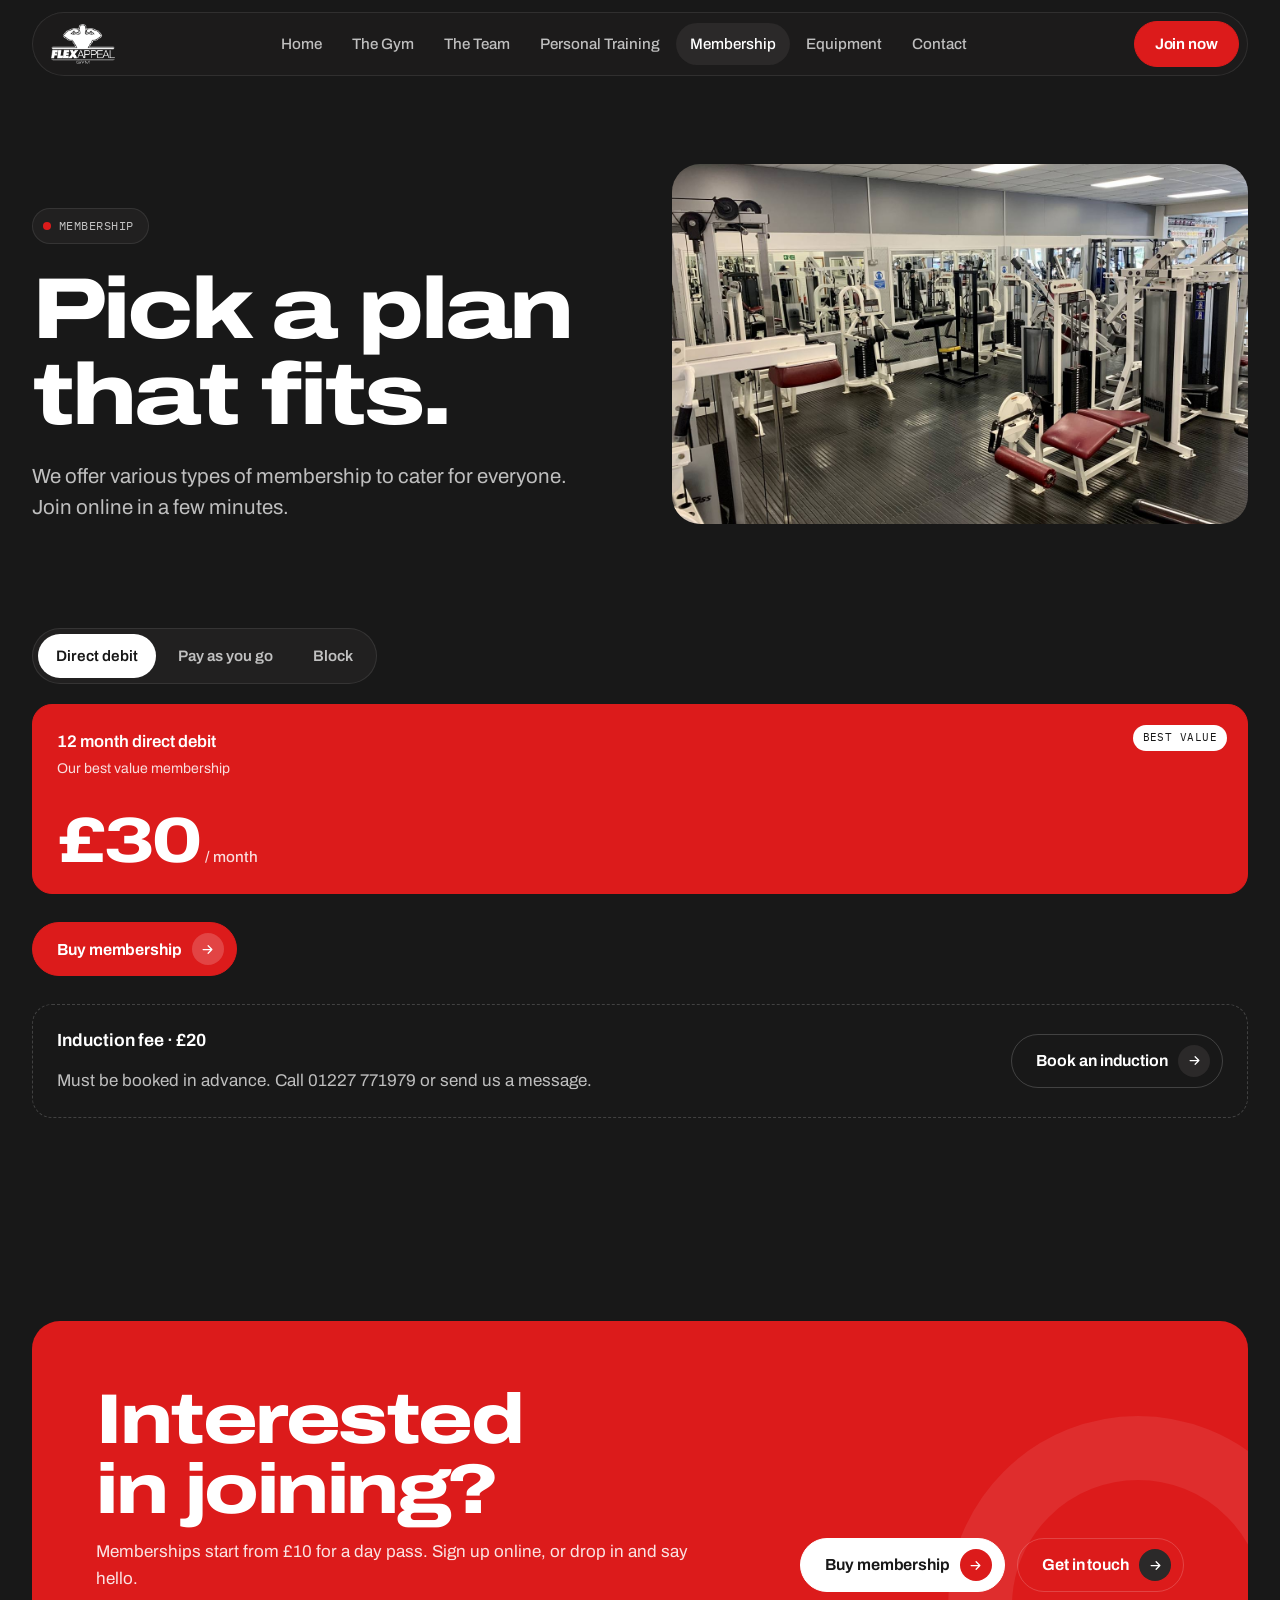
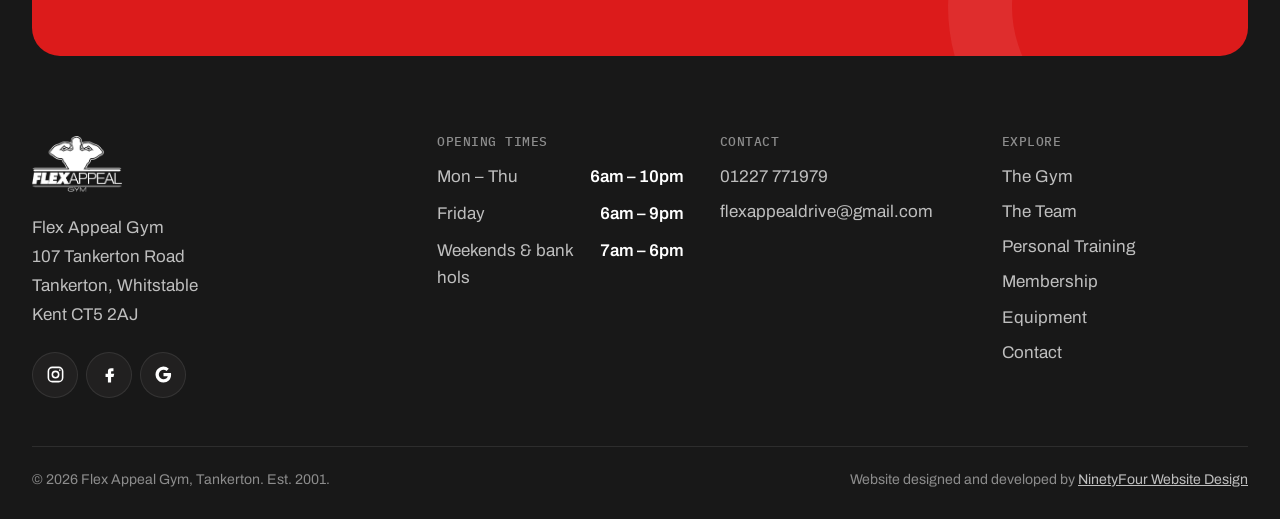
<file: membership.html>
<!DOCTYPE html>
<html lang="en-GB">
<head>
<meta charset="utf-8">
<meta name="viewport" content="width=device-width, initial-scale=1, viewport-fit=cover">
<title>Membership | Flex Appeal Gym Tankerton</title>
<meta name="claude:viewport-fit-sides" content="cover">
<meta name="description" content="Flex Appeal Gym membership prices: £30 a month direct debit, pay as you go from £10, and block memberships.">
<meta name="theme-color" content="#181818">
<meta property="og:title" content="Membership | Flex Appeal Gym Tankerton">
<meta property="og:description" content="Flex Appeal Gym membership prices: £30 a month direct debit, pay as you go from £10, and block memberships.">
<meta property="og:image" content="img/hero.jpg">
<link rel="preconnect" href="https://fonts.googleapis.com">
<link rel="preconnect" href="https://fonts.gstatic.com" crossorigin>
<link rel="stylesheet" href="https://fonts.googleapis.com/css2?family=Archivo:wdth,wght@62..125,400..900&amp;family=IBM+Plex+Mono:wght@400;500&amp;display=swap">
<link rel="stylesheet" href="css/style.css">
</head>
<body>
<a class="skip" href="#main">Skip to content</a>
<header class="site-header">
  <div class="wrap">
    <div class="bar">
      <a class="logo" href="index.html" aria-label="Flex Appeal Gym home"><img src="img/flex-appeal-logo.png" alt="Flex Appeal Gym" width="63" height="40"></a>
      <nav class="nav" aria-label="Main"><ul><li><a href="index.html">Home</a></li><li><a href="thegym.html">The Gym</a></li><li><a href="theteam.html">The Team</a></li><li><a href="personal-training.html">Personal Training</a></li><li><a href="membership.html" aria-current="page">Membership</a></li><li><a href="equipment.html">Equipment</a></li><li><a href="contact.html">Contact</a></li></ul></nav>
      <div class="head-right">
        <a class="btn join-btn" href="https://www.snapdda.co.uk/clients/flexappealgym/flexappealgymsnapddasignup.aspx" target="_blank" rel="noopener">Join now</a>
        <button class="menu-btn" aria-expanded="false" aria-controls="mobile-nav" aria-label="Open menu"><span class="bars"><span></span><span></span></span></button>
      </div>
    </div>
  </div>
  <nav class="mobile-nav" id="mobile-nav" aria-label="Mobile">
    <ul><li><a class="mnav" href="index.html">Home</a></li><li><a class="mnav" href="thegym.html">The Gym</a></li><li><a class="mnav" href="theteam.html">The Team</a></li><li><a class="mnav" href="personal-training.html">Personal Training</a></li><li><a class="mnav" href="membership.html" aria-current="page">Membership</a></li><li><a class="mnav" href="equipment.html">Equipment</a></li><li><a class="mnav" href="contact.html">Contact</a></li></ul>
    <div class="mobile-extra">
      <span class="status" data-status><span class="dot"></span><span class="txt">Mon–Thu 6am–10pm</span></span>
      <a class="btn" href="https://www.snapdda.co.uk/clients/flexappealgym/flexappealgymsnapddasignup.aspx" target="_blank" rel="noopener">Buy membership <span class="arr"><svg viewBox="0 0 24 24" fill="none" stroke="currentColor" stroke-width="2" stroke-linecap="round" stroke-linejoin="round" aria-hidden="true"><path d="M5 12h14M13 6l6 6-6 6"/></svg></span></a>
      <div class="socials"><a href="https://www.instagram.com/flexappealgymtankerton/" target="_blank" rel="noopener" aria-label="Flex Appeal on Instagram"><svg viewBox="0 0 24 24" fill="none" stroke="currentColor" stroke-width="2" stroke-linecap="round" stroke-linejoin="round" aria-hidden="true"><rect x="3" y="3" width="18" height="18" rx="5"/><circle cx="12" cy="12" r="4"/><circle cx="17.5" cy="6.5" r="1" fill="currentColor" stroke="none"/></svg></a><a href="https://www.facebook.com/FlexAppealTankerton/" target="_blank" rel="noopener" aria-label="Flex Appeal on Facebook"><svg viewBox="0 0 24 24" fill="currentColor" aria-hidden="true"><path d="M14 8h3V4h-3a4 4 0 0 0-4 4v3H7v4h3v7h4v-7h3l1-4h-4V8.5a.5.5 0 0 1 .5-.5z"/></svg></a><a href="https://www.google.com/maps/search/?api=1&query=Flex+Appeal+Gym+107+Tankerton+Road+Whitstable+CT5+2AJ" target="_blank" rel="noopener" aria-label="Flex Appeal on Google Maps"><svg viewBox="0 0 24 24" fill="currentColor" aria-hidden="true"><path d="M21.6 12.2c0-.7-.1-1.4-.2-2H12v3.9h5.4a4.6 4.6 0 0 1-2 3v2.5h3.2c1.9-1.7 3-4.3 3-7.4z"/><path d="M12 22c2.7 0 5-.9 6.6-2.4l-3.2-2.5c-.9.6-2 1-3.4 1-2.6 0-4.8-1.8-5.6-4.1H3.1v2.6A10 10 0 0 0 12 22z"/><path d="M6.4 14c-.2-.6-.3-1.3-.3-2s.1-1.4.3-2V7.4H3.1a10 10 0 0 0 0 9.2L6.4 14z"/><path d="M12 6c1.5 0 2.8.5 3.8 1.5l2.9-2.9A10 10 0 0 0 3.1 7.4L6.4 10C7.2 7.8 9.4 6 12 6z"/></svg></a></div>
    </div>
  </nav>
</header>
<main id="main">
<section class="page-hero">
  <div class="wrap split">
    <div class="stack" data-reveal>
      <span class="pill">Membership</span>
      <h1>Pick a plan that fits.</h1>
      <p class="lede">We offer various types of membership to cater for everyone. Join online in a few minutes.</p>
      
    </div>
    <div class="cover" data-reveal><img src="img/membership.jpg" alt="" fetchpriority="high"></div>
  </div>
</section>
<section class="band" style="padding-top:clamp(24px,4vw,48px)">
  <div class="wrap stack" style="gap:28px">
    <div data-reveal><div class="tabs" role="tablist" aria-label="Membership types"><button class="tab" role="tab" id="plans-tab-dd" aria-controls="plans-dd" aria-selected="true" data-key="dd">Direct debit</button><button class="tab" role="tab" id="plans-tab-payg" aria-controls="plans-payg" aria-selected="false" data-key="payg">Pay as you go</button><button class="tab" role="tab" id="plans-tab-block" aria-controls="plans-block" aria-selected="false" data-key="block">Block</button></div>
    <div style="margin-top:20px"><div class="tab-panel" role="tabpanel" id="plans-dd" aria-labelledby="plans-tab-dd"><div class="plans"><div class="price price--hot"><span class=flag>Best value</span><div class="lbl">12 month direct debit<small>Our best value membership</small></div><div class="amt">£30<small>/ month</small></div></div></div></div><div class="tab-panel" role="tabpanel" id="plans-payg" aria-labelledby="plans-tab-payg" hidden><div class="plans"><div class="price"><div class="lbl">Monthly<small>No contract</small></div><div class="amt">£40</div></div><div class="price"><div class="lbl">Weekly<small>No contract</small></div><div class="amt">£15</div></div><div class="price"><div class="lbl">Day pass<small>Drop in any time</small></div><div class="amt">£10</div></div></div></div><div class="tab-panel" role="tabpanel" id="plans-block" aria-labelledby="plans-tab-block" hidden><div class="plans"><div class="price"><div class="lbl">3 months<small>Paid up front</small></div><div class="amt">£100</div></div><div class="price"><div class="lbl">6 months<small>Paid up front</small></div><div class="amt">£170</div></div><div class="price"><div class="lbl">12 months<small>Paid up front</small></div><div class="amt">£300</div></div></div></div></div></div>
    <div class="btns" data-reveal><a class="btn" href="https://www.snapdda.co.uk/clients/flexappealgym/flexappealgymsnapddasignup.aspx" target="_blank" rel="noopener">Buy membership <span class="arr"><svg viewBox="0 0 24 24" fill="none" stroke="currentColor" stroke-width="2" stroke-linecap="round" stroke-linejoin="round" aria-hidden="true"><path d="M5 12h14M13 6l6 6-6 6"/></svg></span></a></div>
    <div class="note-card" data-reveal>
      <div class="stack-sm"><span class="k">Induction fee · £20</span><span class="muted">Must be booked in advance. Call 01227 771979 or send us a message.</span></div>
      <a class="btn btn--ghost" href="contact.html">Book an induction <span class="arr"><svg viewBox="0 0 24 24" fill="none" stroke="currentColor" stroke-width="2" stroke-linecap="round" stroke-linejoin="round" aria-hidden="true"><path d="M5 12h14M13 6l6 6-6 6"/></svg></span></a>
    </div>
  </div>
</section>
</main>
<footer class="site-footer">
  <div class="wrap">
    <div class="cta-block" data-reveal>
      <div class="stack-sm">
        <h2>Interested in joining?</h2>
        <p>Memberships start from £10 for a day pass. Sign up online, or drop in and say hello.</p>
      </div>
      <div class="btns"><a class="btn btn--light" href="https://www.snapdda.co.uk/clients/flexappealgym/flexappealgymsnapddasignup.aspx" target="_blank" rel="noopener">Buy membership <span class="arr"><svg viewBox="0 0 24 24" fill="none" stroke="currentColor" stroke-width="2" stroke-linecap="round" stroke-linejoin="round" aria-hidden="true"><path d="M5 12h14M13 6l6 6-6 6"/></svg></span></a><a class="btn btn--ghost" href="contact.html">Get in touch <span class="arr"><svg viewBox="0 0 24 24" fill="none" stroke="currentColor" stroke-width="2" stroke-linecap="round" stroke-linejoin="round" aria-hidden="true"><path d="M5 12h14M13 6l6 6-6 6"/></svg></span></a></div>
    </div>
    <div class="foot-grid">
      <div class="stack">
        <a class="foot-logo" href="index.html"><img src="img/flex-appeal-logo.png" alt="Flex Appeal Gym" width="88" height="56" loading="lazy"></a>
        <address>Flex Appeal Gym<br>107 Tankerton Road<br>Tankerton, Whitstable<br>Kent CT5 2AJ</address>
        <div class="socials"><a href="https://www.instagram.com/flexappealgymtankerton/" target="_blank" rel="noopener" aria-label="Flex Appeal on Instagram"><svg viewBox="0 0 24 24" fill="none" stroke="currentColor" stroke-width="2" stroke-linecap="round" stroke-linejoin="round" aria-hidden="true"><rect x="3" y="3" width="18" height="18" rx="5"/><circle cx="12" cy="12" r="4"/><circle cx="17.5" cy="6.5" r="1" fill="currentColor" stroke="none"/></svg></a><a href="https://www.facebook.com/FlexAppealTankerton/" target="_blank" rel="noopener" aria-label="Flex Appeal on Facebook"><svg viewBox="0 0 24 24" fill="currentColor" aria-hidden="true"><path d="M14 8h3V4h-3a4 4 0 0 0-4 4v3H7v4h3v7h4v-7h3l1-4h-4V8.5a.5.5 0 0 1 .5-.5z"/></svg></a><a href="https://www.google.com/maps/search/?api=1&query=Flex+Appeal+Gym+107+Tankerton+Road+Whitstable+CT5+2AJ" target="_blank" rel="noopener" aria-label="Flex Appeal on Google Maps"><svg viewBox="0 0 24 24" fill="currentColor" aria-hidden="true"><path d="M21.6 12.2c0-.7-.1-1.4-.2-2H12v3.9h5.4a4.6 4.6 0 0 1-2 3v2.5h3.2c1.9-1.7 3-4.3 3-7.4z"/><path d="M12 22c2.7 0 5-.9 6.6-2.4l-3.2-2.5c-.9.6-2 1-3.4 1-2.6 0-4.8-1.8-5.6-4.1H3.1v2.6A10 10 0 0 0 12 22z"/><path d="M6.4 14c-.2-.6-.3-1.3-.3-2s.1-1.4.3-2V7.4H3.1a10 10 0 0 0 0 9.2L6.4 14z"/><path d="M12 6c1.5 0 2.8.5 3.8 1.5l2.9-2.9A10 10 0 0 0 3.1 7.4L6.4 10C7.2 7.8 9.4 6 12 6z"/></svg></a></div>
      </div>
      <div>
        <h2>Opening times</h2>
        <dl class="foot-hours">
          <div><dt>Mon – Thu</dt><dd>6am – 10pm</dd></div>
          <div><dt>Friday</dt><dd>6am – 9pm</dd></div>
          <div><dt>Weekends &amp; bank hols</dt><dd>7am – 6pm</dd></div>
        </dl>
      </div>
      <div>
        <h2>Contact</h2>
        <ul class="foot-list">
          <li><a href="tel:+441227771979">01227 771979</a></li>
          <li><a href="mailto:flexappealdrive@gmail.com">flexappealdrive@gmail.com</a></li>
        </ul>
      </div>
      <div>
        <h2>Explore</h2>
        <ul class="foot-list"><li><a href="thegym.html">The Gym</a></li><li><a href="theteam.html">The Team</a></li><li><a href="personal-training.html">Personal Training</a></li><li><a href="membership.html">Membership</a></li><li><a href="equipment.html">Equipment</a></li><li><a href="contact.html">Contact</a></li></ul>
      </div>
    </div>
    <div class="foot-base">
      <span>&copy; <span data-year>2026</span> Flex Appeal Gym, Tankerton. Est. 2001.</span>
      <span>Website designed and developed by <a href="https://ninety-four.co.uk/" target="_blank" rel="noopener">NinetyFour Website Design</a></span>
    </div>
  </div>
</footer>
<script src="https://apps.elfsight.com/p/platform.js" defer></script>
<div class="elfsight-app-003a6d68-ae3d-478d-b757-c57e55e2d3a5"></div>
<script src="js/main.js"></script>
</body>
</html>
</file>
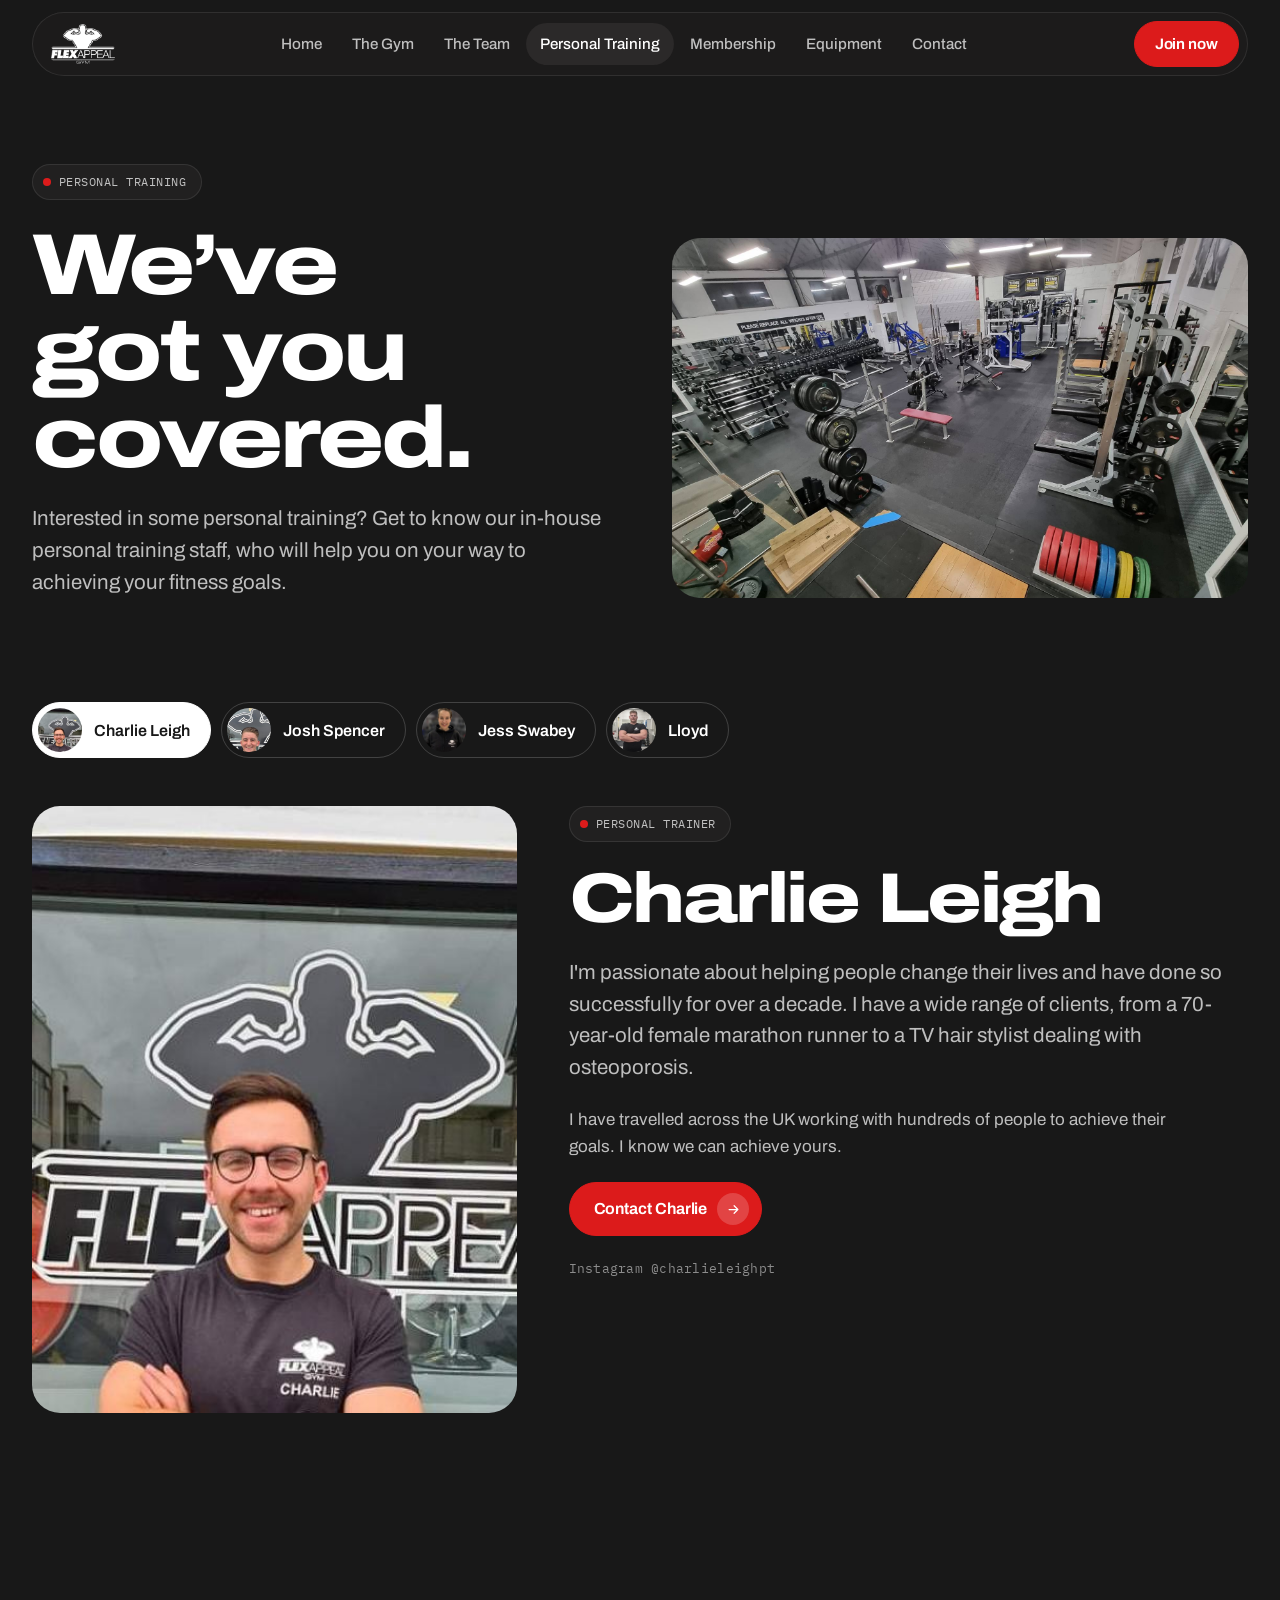
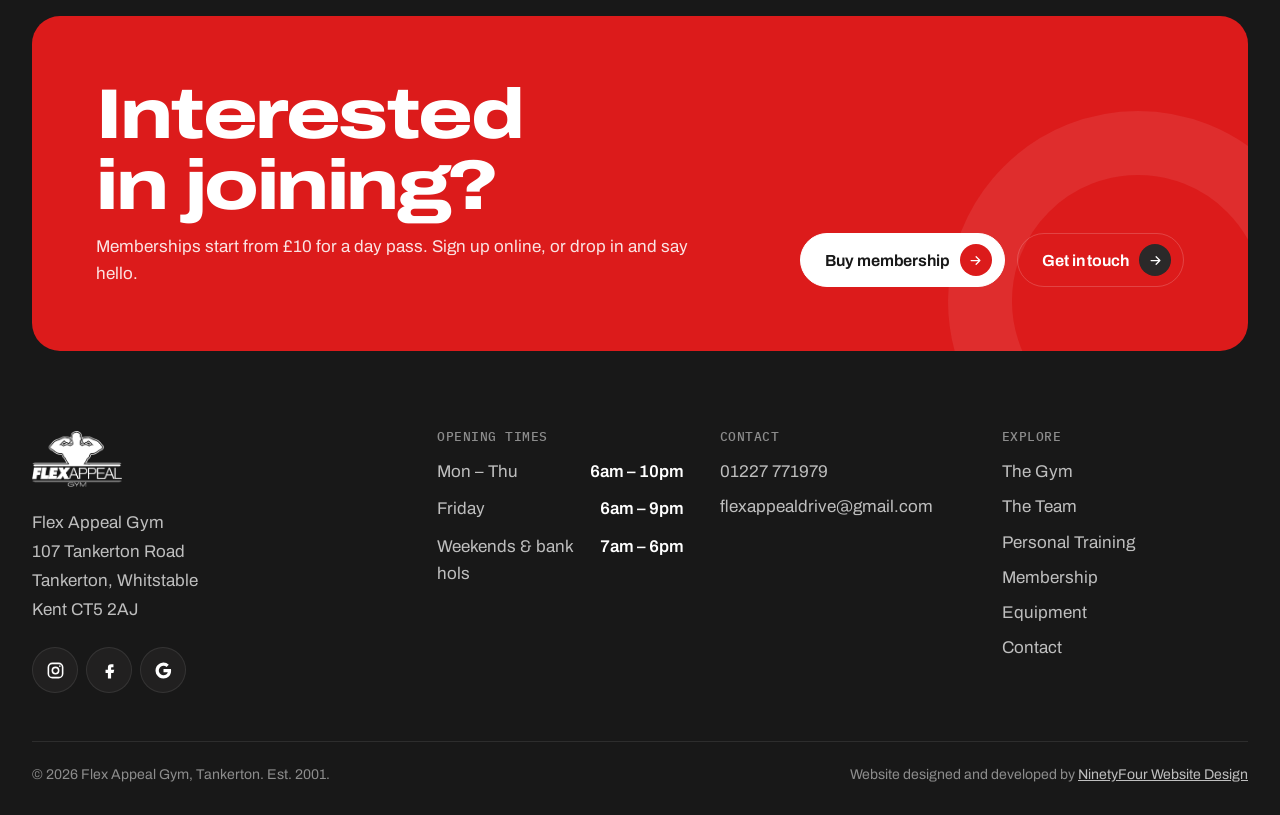
<file: personal-training.html>
<!DOCTYPE html>
<html lang="en-GB">
<head>
<meta charset="utf-8">
<meta name="viewport" content="width=device-width, initial-scale=1, viewport-fit=cover">
<title>Personal Training | Flex Appeal Gym Tankerton</title>
<meta name="claude:viewport-fit-sides" content="cover">
<meta name="description" content="Personal training in Tankerton with Charlie Leigh, Josh Spencer, Jess Swabey and Lloyd.">
<meta name="theme-color" content="#181818">
<meta property="og:title" content="Personal Training | Flex Appeal Gym Tankerton">
<meta property="og:description" content="Personal training in Tankerton with Charlie Leigh, Josh Spencer, Jess Swabey and Lloyd.">
<meta property="og:image" content="img/hero.jpg">
<link rel="preconnect" href="https://fonts.googleapis.com">
<link rel="preconnect" href="https://fonts.gstatic.com" crossorigin>
<link rel="stylesheet" href="https://fonts.googleapis.com/css2?family=Archivo:wdth,wght@62..125,400..900&amp;family=IBM+Plex+Mono:wght@400;500&amp;display=swap">
<link rel="stylesheet" href="css/style.css">
</head>
<body>
<a class="skip" href="#main">Skip to content</a>
<header class="site-header">
  <div class="wrap">
    <div class="bar">
      <a class="logo" href="index.html" aria-label="Flex Appeal Gym home"><img src="img/flex-appeal-logo.png" alt="Flex Appeal Gym" width="63" height="40"></a>
      <nav class="nav" aria-label="Main"><ul><li><a href="index.html">Home</a></li><li><a href="thegym.html">The Gym</a></li><li><a href="theteam.html">The Team</a></li><li><a href="personal-training.html" aria-current="page">Personal Training</a></li><li><a href="membership.html">Membership</a></li><li><a href="equipment.html">Equipment</a></li><li><a href="contact.html">Contact</a></li></ul></nav>
      <div class="head-right">
        <a class="btn join-btn" href="https://www.snapdda.co.uk/clients/flexappealgym/flexappealgymsnapddasignup.aspx" target="_blank" rel="noopener">Join now</a>
        <button class="menu-btn" aria-expanded="false" aria-controls="mobile-nav" aria-label="Open menu"><span class="bars"><span></span><span></span></span></button>
      </div>
    </div>
  </div>
  <nav class="mobile-nav" id="mobile-nav" aria-label="Mobile">
    <ul><li><a class="mnav" href="index.html">Home</a></li><li><a class="mnav" href="thegym.html">The Gym</a></li><li><a class="mnav" href="theteam.html">The Team</a></li><li><a class="mnav" href="personal-training.html" aria-current="page">Personal Training</a></li><li><a class="mnav" href="membership.html">Membership</a></li><li><a class="mnav" href="equipment.html">Equipment</a></li><li><a class="mnav" href="contact.html">Contact</a></li></ul>
    <div class="mobile-extra">
      <span class="status" data-status><span class="dot"></span><span class="txt">Mon–Thu 6am–10pm</span></span>
      <a class="btn" href="https://www.snapdda.co.uk/clients/flexappealgym/flexappealgymsnapddasignup.aspx" target="_blank" rel="noopener">Buy membership <span class="arr"><svg viewBox="0 0 24 24" fill="none" stroke="currentColor" stroke-width="2" stroke-linecap="round" stroke-linejoin="round" aria-hidden="true"><path d="M5 12h14M13 6l6 6-6 6"/></svg></span></a>
      <div class="socials"><a href="https://www.instagram.com/flexappealgymtankerton/" target="_blank" rel="noopener" aria-label="Flex Appeal on Instagram"><svg viewBox="0 0 24 24" fill="none" stroke="currentColor" stroke-width="2" stroke-linecap="round" stroke-linejoin="round" aria-hidden="true"><rect x="3" y="3" width="18" height="18" rx="5"/><circle cx="12" cy="12" r="4"/><circle cx="17.5" cy="6.5" r="1" fill="currentColor" stroke="none"/></svg></a><a href="https://www.facebook.com/FlexAppealTankerton/" target="_blank" rel="noopener" aria-label="Flex Appeal on Facebook"><svg viewBox="0 0 24 24" fill="currentColor" aria-hidden="true"><path d="M14 8h3V4h-3a4 4 0 0 0-4 4v3H7v4h3v7h4v-7h3l1-4h-4V8.5a.5.5 0 0 1 .5-.5z"/></svg></a><a href="https://www.google.com/maps/search/?api=1&query=Flex+Appeal+Gym+107+Tankerton+Road+Whitstable+CT5+2AJ" target="_blank" rel="noopener" aria-label="Flex Appeal on Google Maps"><svg viewBox="0 0 24 24" fill="currentColor" aria-hidden="true"><path d="M21.6 12.2c0-.7-.1-1.4-.2-2H12v3.9h5.4a4.6 4.6 0 0 1-2 3v2.5h3.2c1.9-1.7 3-4.3 3-7.4z"/><path d="M12 22c2.7 0 5-.9 6.6-2.4l-3.2-2.5c-.9.6-2 1-3.4 1-2.6 0-4.8-1.8-5.6-4.1H3.1v2.6A10 10 0 0 0 12 22z"/><path d="M6.4 14c-.2-.6-.3-1.3-.3-2s.1-1.4.3-2V7.4H3.1a10 10 0 0 0 0 9.2L6.4 14z"/><path d="M12 6c1.5 0 2.8.5 3.8 1.5l2.9-2.9A10 10 0 0 0 3.1 7.4L6.4 10C7.2 7.8 9.4 6 12 6z"/></svg></a></div>
    </div>
  </nav>
</header>
<main id="main">
<section class="page-hero">
  <div class="wrap split">
    <div class="stack" data-reveal>
      <span class="pill">Personal training</span>
      <h1>We’ve got you covered.</h1>
      <p class="lede">Interested in some personal training? Get to know our in-house personal training staff, who will help you on your way to achieving your fitness goals.</p>
      
    </div>
    <div class="cover" data-reveal><img src="img/pt-bg.jpg" alt="" fetchpriority="high"></div>
  </div>
</section>
<section class="band" style="padding-top:clamp(24px,4vw,48px)">
  <div class="wrap stack" style="gap:clamp(28px,4vw,48px)">
    <div class="switch" role="tablist" aria-label="Choose a trainer" data-hash><button role="tab" id="pt-tab-charlie" aria-controls="pt-charlie" aria-selected="true" data-key="charlie"><img src="img/team/charlie.jpg" alt="">Charlie Leigh</button><button role="tab" id="pt-tab-josh" aria-controls="pt-josh" aria-selected="false" data-key="josh"><img src="img/team/josh.jpg" alt="">Josh Spencer</button><button role="tab" id="pt-tab-jess" aria-controls="pt-jess" aria-selected="false" data-key="jess"><img src="img/team/jess.jpg" alt="">Jess Swabey</button><button role="tab" id="pt-tab-lloyd" aria-controls="pt-lloyd" aria-selected="false" data-key="lloyd"><img src="img/team/lloyd.jpg" alt="">Lloyd</button></div>
    <div class="tab-panel trainer-panel" role="tabpanel" id="pt-charlie" aria-labelledby="pt-tab-charlie">
      <div class="ph"><img src="img/team/charlie.jpg" alt="Charlie Leigh, personal trainer" width="640" height="800" loading="lazy"></div>
      <div class="stack">
        <span class="pill">Personal trainer</span>
        <h2>Charlie Leigh</h2>
        <p class="lede">I'm passionate about helping people change their lives and have done so successfully for over a decade. I have a wide range of clients, from a 70-year-old female marathon runner to a TV hair stylist dealing with osteoporosis.</p><p class="muted">I have travelled across the UK working with hundreds of people to achieve their goals. I know we can achieve yours.</p>
        <div class="btns"><a class="btn" href="https://www.instagram.com/charlieleighpt/" target="_blank" rel="noopener">Contact Charlie <span class="arr"><svg viewBox="0 0 24 24" fill="none" stroke="currentColor" stroke-width="2" stroke-linecap="round" stroke-linejoin="round" aria-hidden="true"><path d="M5 12h14M13 6l6 6-6 6"/></svg></span></a></div>
        <span class="mono" style="color:var(--text-3);text-transform:none">Instagram @charlieleighpt</span>
      </div>
    </div><div class="tab-panel trainer-panel" role="tabpanel" id="pt-josh" aria-labelledby="pt-tab-josh" hidden>
      <div class="ph"><img src="img/team/josh.jpg" alt="Josh Spencer, personal trainer" width="640" height="800" loading="lazy"></div>
      <div class="stack">
        <span class="pill">Personal trainer</span>
        <h2>Josh Spencer</h2>
        <p class="lede">I joined the Flex family in 2018 and have been loving personal training ever since. On top of that I have years of football coaching experience, which means I have worked with a wide variety of teams and individuals.</p><p class="muted">Bottom line: if you’re looking to be pushed like you’ve never been pushed before to achieve the goals you want, contact me and let’s make you the best version of yourself.</p>
        <div class="btns"><a class="btn" href="https://www.instagram.com/precision_fitness_official/" target="_blank" rel="noopener">Contact Josh <span class="arr"><svg viewBox="0 0 24 24" fill="none" stroke="currentColor" stroke-width="2" stroke-linecap="round" stroke-linejoin="round" aria-hidden="true"><path d="M5 12h14M13 6l6 6-6 6"/></svg></span></a></div>
        <span class="mono" style="color:var(--text-3);text-transform:none">Instagram @precision_fitness_official</span>
      </div>
    </div><div class="tab-panel trainer-panel" role="tabpanel" id="pt-jess" aria-labelledby="pt-tab-jess" hidden>
      <div class="ph"><img src="img/team/jess.jpg" alt="Jess Swabey, personal trainer" width="640" height="800" loading="lazy"></div>
      <div class="stack">
        <span class="pill">Personal trainer</span>
        <h2>Jess Swabey</h2>
        <p class="lede">Having trained in gyms for many years, I decided to pursue a career in personal training because I have an authentic passion for helping others. My goal is to be the personal trainer that I needed all those years ago.</p><p class="muted">So, what can you expect from me? I will provide a training programme tailored to you, support, encouragement and nutritional guidance, helping you become happier, healthier and more confident. Whether you are brand new to the gym or you have some experience but want to take your training to a new level, I can help!</p><p class="muted">My specialist areas include fat loss, muscle gain and nutrition. Remember: the investment with the best return is what you invest in yourself!</p>
        <div class="btns"><a class="btn" href="https://www.instagram.com/train_with_jess_/" target="_blank" rel="noopener">Contact Jess <span class="arr"><svg viewBox="0 0 24 24" fill="none" stroke="currentColor" stroke-width="2" stroke-linecap="round" stroke-linejoin="round" aria-hidden="true"><path d="M5 12h14M13 6l6 6-6 6"/></svg></span></a></div>
        <span class="mono" style="color:var(--text-3);text-transform:none">Instagram @train_with_jess_</span>
      </div>
    </div><div class="tab-panel trainer-panel" role="tabpanel" id="pt-lloyd" aria-labelledby="pt-tab-lloyd" hidden>
      <div class="ph"><img src="img/team/lloyd.jpg" alt="Lloyd, personal trainer" width="640" height="800" loading="lazy"></div>
      <div class="stack">
        <span class="pill">Personal trainer</span>
        <h2>Lloyd</h2>
        <p class="lede">Lloyd is one of our in-house personal trainers. You’ll often find him on the gym floor, so feel free to say hello and ask about training with him.</p><p class="muted">To book a session with Lloyd, call us on 01227 771979 or send us a message.</p>
        <div class="btns"><a class="btn" href="contact.html">Contact Lloyd <span class="arr"><svg viewBox="0 0 24 24" fill="none" stroke="currentColor" stroke-width="2" stroke-linecap="round" stroke-linejoin="round" aria-hidden="true"><path d="M5 12h14M13 6l6 6-6 6"/></svg></span></a></div>
        
      </div>
    </div>
  </div>
</section>
</main>
<footer class="site-footer">
  <div class="wrap">
    <div class="cta-block" data-reveal>
      <div class="stack-sm">
        <h2>Interested in joining?</h2>
        <p>Memberships start from £10 for a day pass. Sign up online, or drop in and say hello.</p>
      </div>
      <div class="btns"><a class="btn btn--light" href="https://www.snapdda.co.uk/clients/flexappealgym/flexappealgymsnapddasignup.aspx" target="_blank" rel="noopener">Buy membership <span class="arr"><svg viewBox="0 0 24 24" fill="none" stroke="currentColor" stroke-width="2" stroke-linecap="round" stroke-linejoin="round" aria-hidden="true"><path d="M5 12h14M13 6l6 6-6 6"/></svg></span></a><a class="btn btn--ghost" href="contact.html">Get in touch <span class="arr"><svg viewBox="0 0 24 24" fill="none" stroke="currentColor" stroke-width="2" stroke-linecap="round" stroke-linejoin="round" aria-hidden="true"><path d="M5 12h14M13 6l6 6-6 6"/></svg></span></a></div>
    </div>
    <div class="foot-grid">
      <div class="stack">
        <a class="foot-logo" href="index.html"><img src="img/flex-appeal-logo.png" alt="Flex Appeal Gym" width="88" height="56" loading="lazy"></a>
        <address>Flex Appeal Gym<br>107 Tankerton Road<br>Tankerton, Whitstable<br>Kent CT5 2AJ</address>
        <div class="socials"><a href="https://www.instagram.com/flexappealgymtankerton/" target="_blank" rel="noopener" aria-label="Flex Appeal on Instagram"><svg viewBox="0 0 24 24" fill="none" stroke="currentColor" stroke-width="2" stroke-linecap="round" stroke-linejoin="round" aria-hidden="true"><rect x="3" y="3" width="18" height="18" rx="5"/><circle cx="12" cy="12" r="4"/><circle cx="17.5" cy="6.5" r="1" fill="currentColor" stroke="none"/></svg></a><a href="https://www.facebook.com/FlexAppealTankerton/" target="_blank" rel="noopener" aria-label="Flex Appeal on Facebook"><svg viewBox="0 0 24 24" fill="currentColor" aria-hidden="true"><path d="M14 8h3V4h-3a4 4 0 0 0-4 4v3H7v4h3v7h4v-7h3l1-4h-4V8.5a.5.5 0 0 1 .5-.5z"/></svg></a><a href="https://www.google.com/maps/search/?api=1&query=Flex+Appeal+Gym+107+Tankerton+Road+Whitstable+CT5+2AJ" target="_blank" rel="noopener" aria-label="Flex Appeal on Google Maps"><svg viewBox="0 0 24 24" fill="currentColor" aria-hidden="true"><path d="M21.6 12.2c0-.7-.1-1.4-.2-2H12v3.9h5.4a4.6 4.6 0 0 1-2 3v2.5h3.2c1.9-1.7 3-4.3 3-7.4z"/><path d="M12 22c2.7 0 5-.9 6.6-2.4l-3.2-2.5c-.9.6-2 1-3.4 1-2.6 0-4.8-1.8-5.6-4.1H3.1v2.6A10 10 0 0 0 12 22z"/><path d="M6.4 14c-.2-.6-.3-1.3-.3-2s.1-1.4.3-2V7.4H3.1a10 10 0 0 0 0 9.2L6.4 14z"/><path d="M12 6c1.5 0 2.8.5 3.8 1.5l2.9-2.9A10 10 0 0 0 3.1 7.4L6.4 10C7.2 7.8 9.4 6 12 6z"/></svg></a></div>
      </div>
      <div>
        <h2>Opening times</h2>
        <dl class="foot-hours">
          <div><dt>Mon – Thu</dt><dd>6am – 10pm</dd></div>
          <div><dt>Friday</dt><dd>6am – 9pm</dd></div>
          <div><dt>Weekends &amp; bank hols</dt><dd>7am – 6pm</dd></div>
        </dl>
      </div>
      <div>
        <h2>Contact</h2>
        <ul class="foot-list">
          <li><a href="tel:+441227771979">01227 771979</a></li>
          <li><a href="mailto:flexappealdrive@gmail.com">flexappealdrive@gmail.com</a></li>
        </ul>
      </div>
      <div>
        <h2>Explore</h2>
        <ul class="foot-list"><li><a href="thegym.html">The Gym</a></li><li><a href="theteam.html">The Team</a></li><li><a href="personal-training.html">Personal Training</a></li><li><a href="membership.html">Membership</a></li><li><a href="equipment.html">Equipment</a></li><li><a href="contact.html">Contact</a></li></ul>
      </div>
    </div>
    <div class="foot-base">
      <span>&copy; <span data-year>2026</span> Flex Appeal Gym, Tankerton. Est. 2001.</span>
      <span>Website designed and developed by <a href="https://ninety-four.co.uk/" target="_blank" rel="noopener">NinetyFour Website Design</a></span>
    </div>
  </div>
</footer>
<script src="https://apps.elfsight.com/p/platform.js" defer></script>
<div class="elfsight-app-003a6d68-ae3d-478d-b757-c57e55e2d3a5"></div>
<script src="js/main.js"></script>
</body>
</html>
</file>
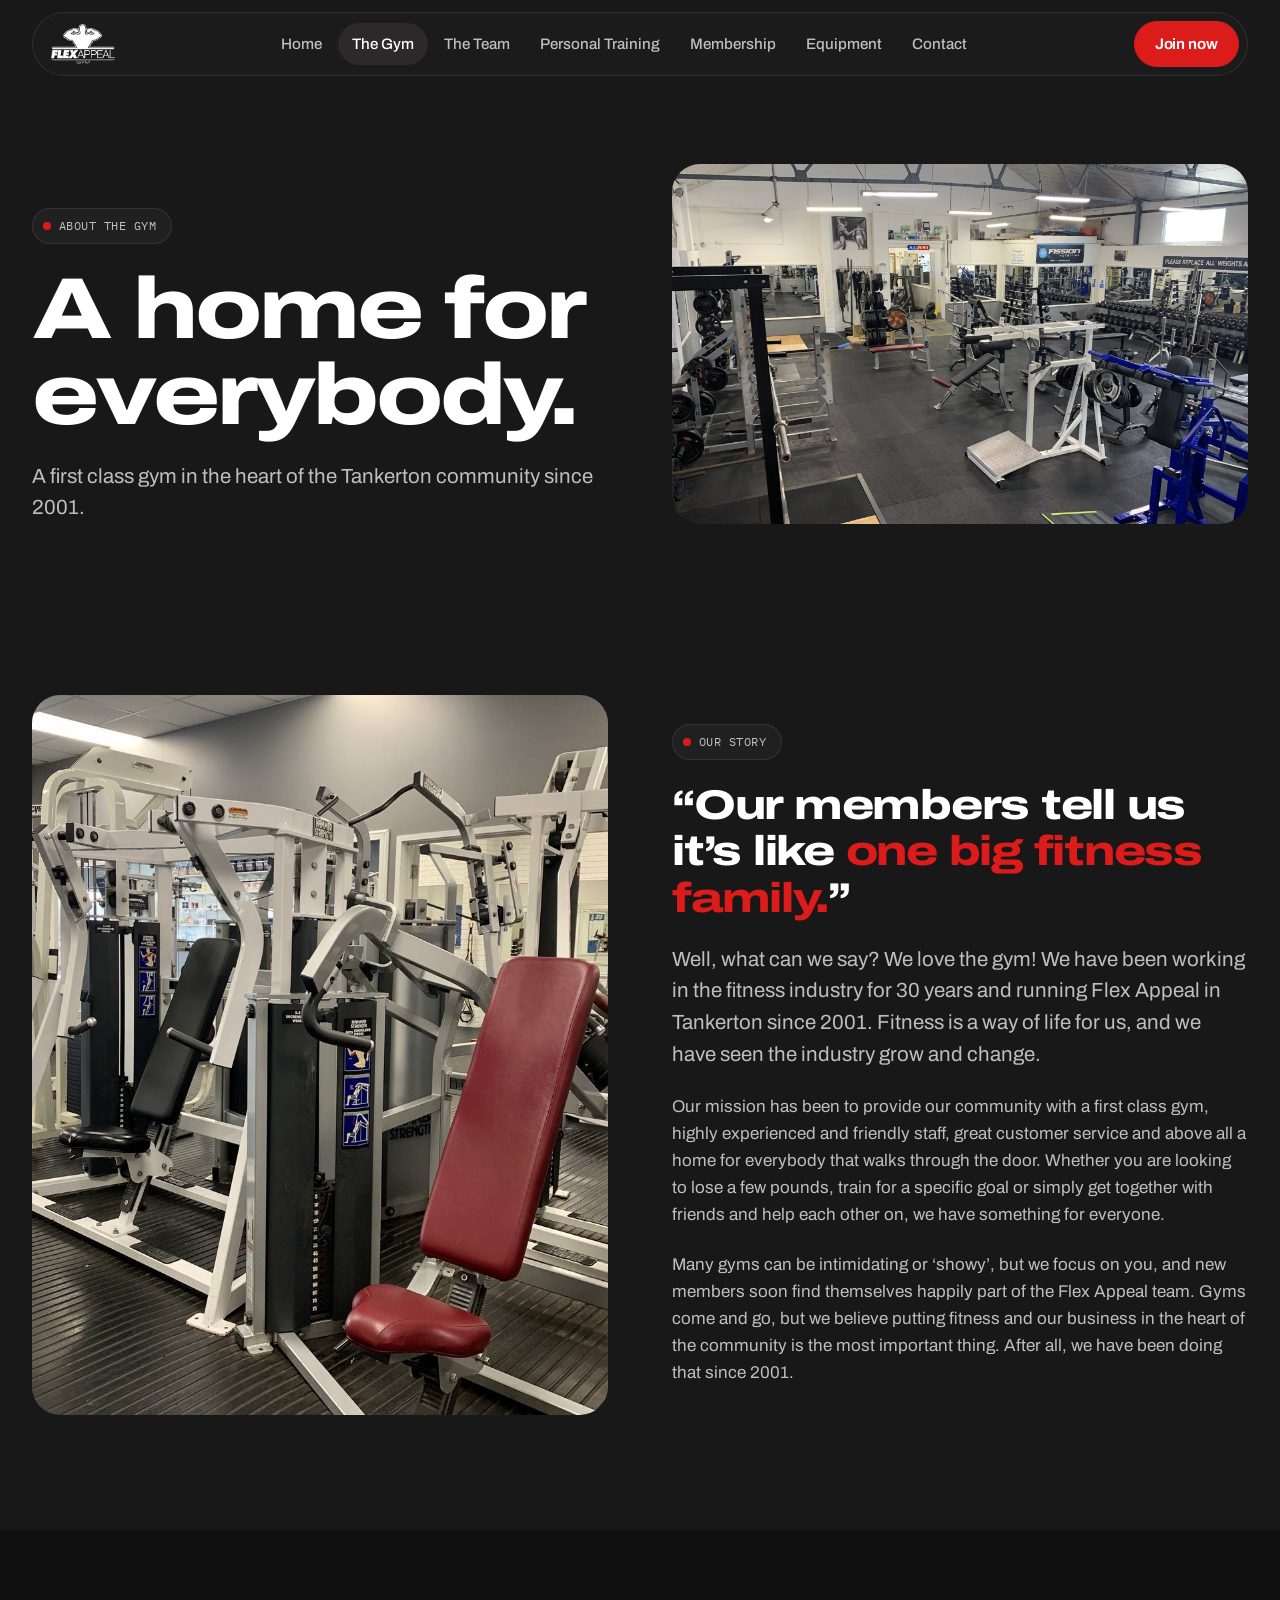
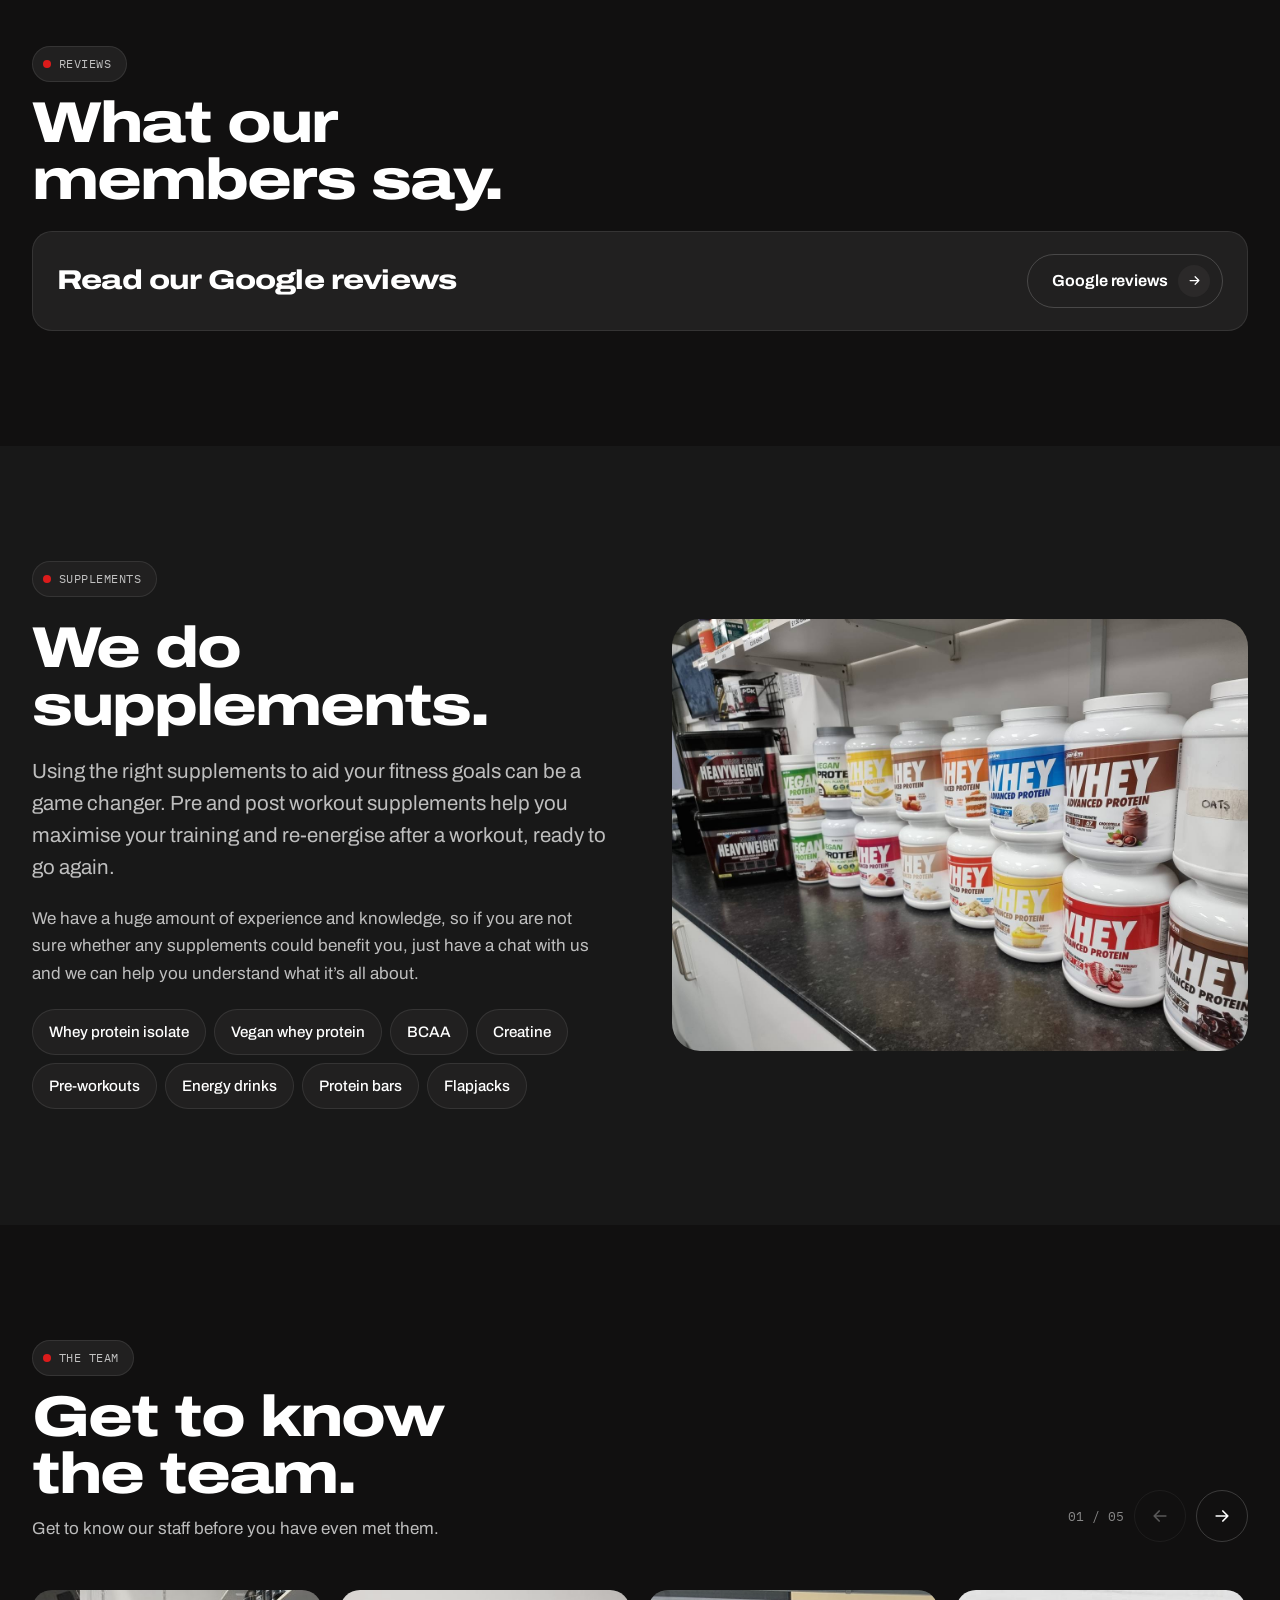
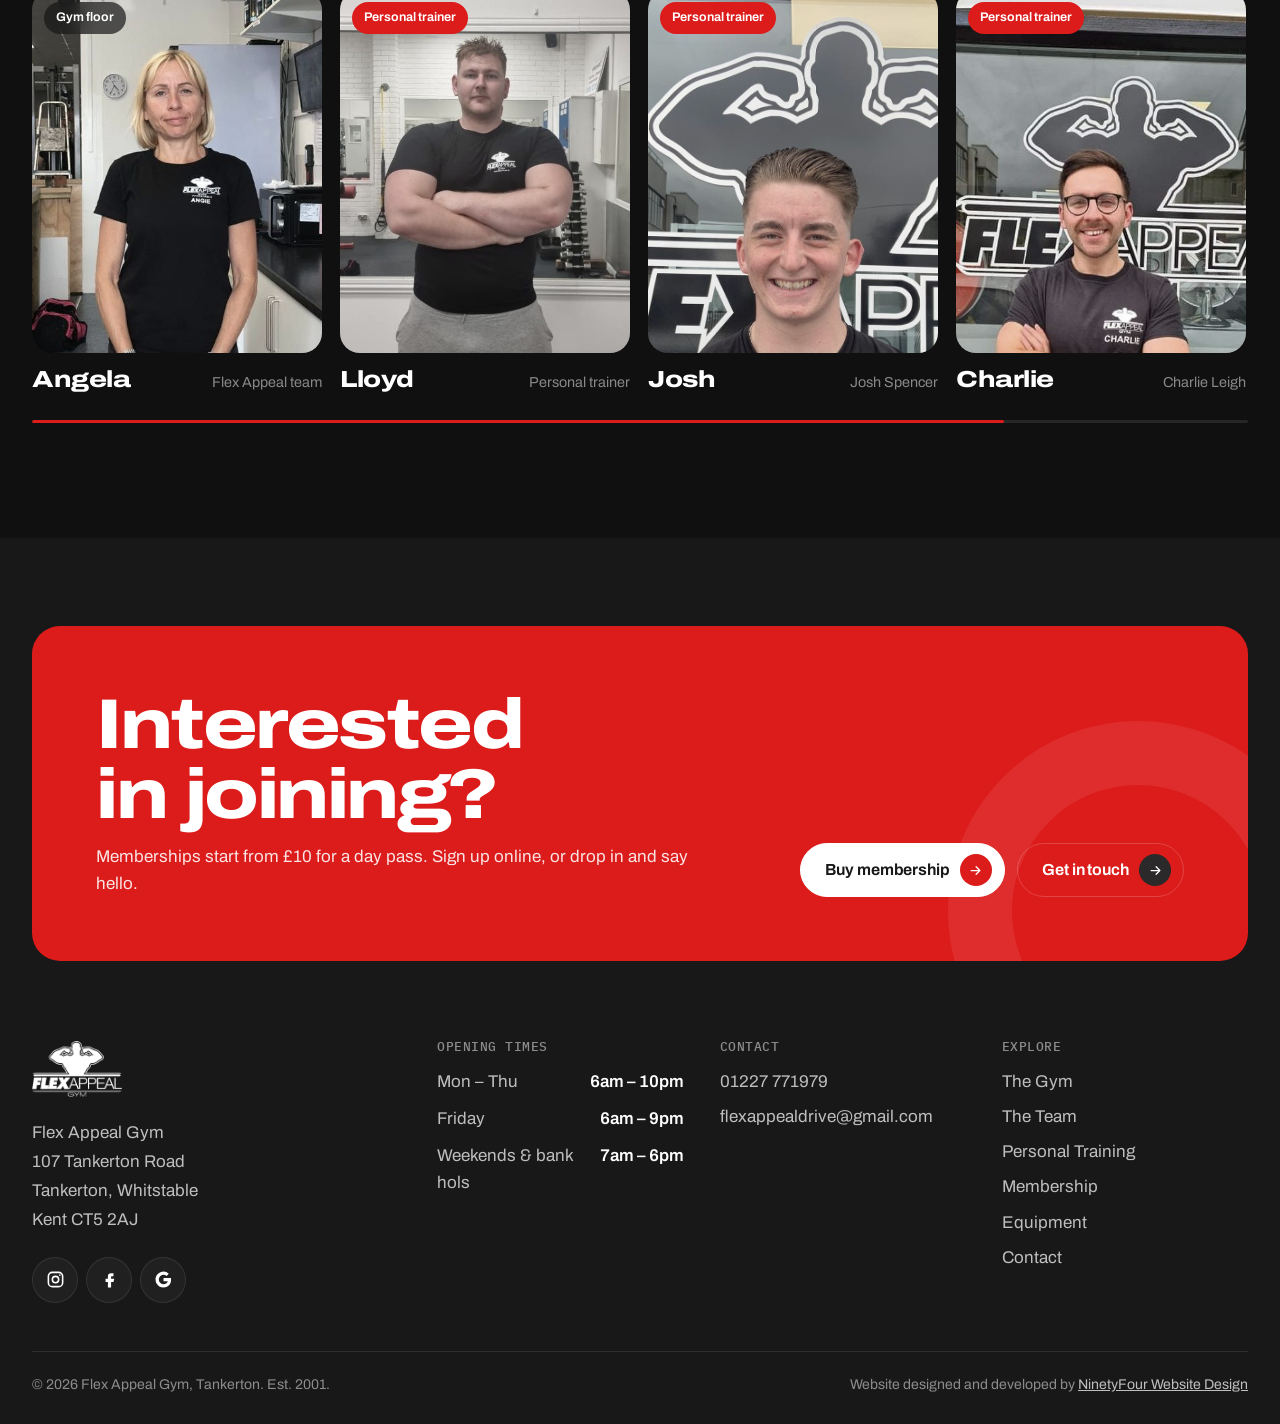
<file: thegym.html>
<!DOCTYPE html>
<html lang="en-GB">
<head>
<meta charset="utf-8">
<meta name="viewport" content="width=device-width, initial-scale=1, viewport-fit=cover">
<title>About the Gym | Flex Appeal Gym Tankerton</title>
<meta name="claude:viewport-fit-sides" content="cover">
<meta name="description" content="Our story: running Flex Appeal in Tankerton since 2001, with supplements and advice in the gym.">
<meta name="theme-color" content="#181818">
<meta property="og:title" content="About the Gym | Flex Appeal Gym Tankerton">
<meta property="og:description" content="Our story: running Flex Appeal in Tankerton since 2001, with supplements and advice in the gym.">
<meta property="og:image" content="img/hero.jpg">
<link rel="preconnect" href="https://fonts.googleapis.com">
<link rel="preconnect" href="https://fonts.gstatic.com" crossorigin>
<link rel="stylesheet" href="https://fonts.googleapis.com/css2?family=Archivo:wdth,wght@62..125,400..900&amp;family=IBM+Plex+Mono:wght@400;500&amp;display=swap">
<link rel="stylesheet" href="css/style.css">
</head>
<body>
<a class="skip" href="#main">Skip to content</a>
<header class="site-header">
  <div class="wrap">
    <div class="bar">
      <a class="logo" href="index.html" aria-label="Flex Appeal Gym home"><img src="img/flex-appeal-logo.png" alt="Flex Appeal Gym" width="63" height="40"></a>
      <nav class="nav" aria-label="Main"><ul><li><a href="index.html">Home</a></li><li><a href="thegym.html" aria-current="page">The Gym</a></li><li><a href="theteam.html">The Team</a></li><li><a href="personal-training.html">Personal Training</a></li><li><a href="membership.html">Membership</a></li><li><a href="equipment.html">Equipment</a></li><li><a href="contact.html">Contact</a></li></ul></nav>
      <div class="head-right">
        <a class="btn join-btn" href="https://www.snapdda.co.uk/clients/flexappealgym/flexappealgymsnapddasignup.aspx" target="_blank" rel="noopener">Join now</a>
        <button class="menu-btn" aria-expanded="false" aria-controls="mobile-nav" aria-label="Open menu"><span class="bars"><span></span><span></span></span></button>
      </div>
    </div>
  </div>
  <nav class="mobile-nav" id="mobile-nav" aria-label="Mobile">
    <ul><li><a class="mnav" href="index.html">Home</a></li><li><a class="mnav" href="thegym.html" aria-current="page">The Gym</a></li><li><a class="mnav" href="theteam.html">The Team</a></li><li><a class="mnav" href="personal-training.html">Personal Training</a></li><li><a class="mnav" href="membership.html">Membership</a></li><li><a class="mnav" href="equipment.html">Equipment</a></li><li><a class="mnav" href="contact.html">Contact</a></li></ul>
    <div class="mobile-extra">
      <span class="status" data-status><span class="dot"></span><span class="txt">Mon–Thu 6am–10pm</span></span>
      <a class="btn" href="https://www.snapdda.co.uk/clients/flexappealgym/flexappealgymsnapddasignup.aspx" target="_blank" rel="noopener">Buy membership <span class="arr"><svg viewBox="0 0 24 24" fill="none" stroke="currentColor" stroke-width="2" stroke-linecap="round" stroke-linejoin="round" aria-hidden="true"><path d="M5 12h14M13 6l6 6-6 6"/></svg></span></a>
      <div class="socials"><a href="https://www.instagram.com/flexappealgymtankerton/" target="_blank" rel="noopener" aria-label="Flex Appeal on Instagram"><svg viewBox="0 0 24 24" fill="none" stroke="currentColor" stroke-width="2" stroke-linecap="round" stroke-linejoin="round" aria-hidden="true"><rect x="3" y="3" width="18" height="18" rx="5"/><circle cx="12" cy="12" r="4"/><circle cx="17.5" cy="6.5" r="1" fill="currentColor" stroke="none"/></svg></a><a href="https://www.facebook.com/FlexAppealTankerton/" target="_blank" rel="noopener" aria-label="Flex Appeal on Facebook"><svg viewBox="0 0 24 24" fill="currentColor" aria-hidden="true"><path d="M14 8h3V4h-3a4 4 0 0 0-4 4v3H7v4h3v7h4v-7h3l1-4h-4V8.5a.5.5 0 0 1 .5-.5z"/></svg></a><a href="https://www.google.com/maps/search/?api=1&query=Flex+Appeal+Gym+107+Tankerton+Road+Whitstable+CT5+2AJ" target="_blank" rel="noopener" aria-label="Flex Appeal on Google Maps"><svg viewBox="0 0 24 24" fill="currentColor" aria-hidden="true"><path d="M21.6 12.2c0-.7-.1-1.4-.2-2H12v3.9h5.4a4.6 4.6 0 0 1-2 3v2.5h3.2c1.9-1.7 3-4.3 3-7.4z"/><path d="M12 22c2.7 0 5-.9 6.6-2.4l-3.2-2.5c-.9.6-2 1-3.4 1-2.6 0-4.8-1.8-5.6-4.1H3.1v2.6A10 10 0 0 0 12 22z"/><path d="M6.4 14c-.2-.6-.3-1.3-.3-2s.1-1.4.3-2V7.4H3.1a10 10 0 0 0 0 9.2L6.4 14z"/><path d="M12 6c1.5 0 2.8.5 3.8 1.5l2.9-2.9A10 10 0 0 0 3.1 7.4L6.4 10C7.2 7.8 9.4 6 12 6z"/></svg></a></div>
    </div>
  </nav>
</header>
<main id="main">
<section class="page-hero">
  <div class="wrap split">
    <div class="stack" data-reveal>
      <span class="pill">About the gym</span>
      <h1>A home for everybody.</h1>
      <p class="lede">A first class gym in the heart of the Tankerton community since 2001.</p>
      
    </div>
    <div class="cover" data-reveal><img src="img/gym-floor.jpg" alt="" fetchpriority="high"></div>
  </div>
</section>
<section class="band">
  <div class="wrap split">
    <div class="round-img round-img--tall" data-reveal><img src="img/machines.jpg" alt="Pin-loaded machines in the machine area" loading="lazy"></div>
    <div class="stack" data-reveal>
      <span class="pill">Our story</span>
      <p class="quote">“Our members tell us it’s like <em>one big fitness family.</em>”</p>
      <p class="lede">Well, what can we say? We love the gym! We have been working in the fitness industry for 30 years and running Flex Appeal in Tankerton since 2001. Fitness is a way of life for us, and we have seen the industry grow and change.</p>
      <p class="muted">Our mission has been to provide our community with a first class gym, highly experienced and friendly staff, great customer service and above all a home for everybody that walks through the door. Whether you are looking to lose a few pounds, train for a specific goal or simply get together with friends and help each other on, we have something for everyone.</p>
      <p class="muted">Many gyms can be intimidating or ‘showy’, but we focus on you, and new members soon find themselves happily part of the Flex Appeal team. Gyms come and go, but we believe putting fitness and our business in the heart of the community is the most important thing. After all, we have been doing that since 2001.</p>
    </div>
  </div>
</section>

<section class="band band--deep">
  <div class="wrap stack">
    <div class="section-head" style="margin-bottom:0" data-reveal>
      <div class="stack-sm"><span class="pill">Reviews</span><h2>What our members say.</h2></div>
    </div>
    <script src="https://apps.elfsight.com/p/platform.js" defer></script>
    <div class="widget elfsight-app-97694be4-7a4b-40bc-9bc5-cc56bf46c5f5"></div>
    <div class="follow" data-reveal><span class="handle">Read our Google reviews</span><a class="btn btn--ghost" href="https://www.google.com/maps/search/?api=1&query=Flex+Appeal+Gym+107+Tankerton+Road+Whitstable+CT5+2AJ" target="_blank" rel="noopener">Google reviews <span class="arr"><svg viewBox="0 0 24 24" fill="none" stroke="currentColor" stroke-width="2" stroke-linecap="round" stroke-linejoin="round" aria-hidden="true"><path d="M5 12h14M13 6l6 6-6 6"/></svg></span></a></div>
  </div>
</section>

<section class="band">
  <div class="wrap split">
    <div class="stack" data-reveal>
      <span class="pill">Supplements</span>
      <h2>We do supplements.</h2>
      <p class="lede">Using the right supplements to aid your fitness goals can be a game changer. Pre and post workout supplements help you maximise your training and re-energise after a workout, ready to go again.</p>
      <p class="muted">We have a huge amount of experience and knowledge, so if you are not sure whether any supplements could benefit you, just have a chat with us and we can help you understand what it’s all about.</p>
      <ul class="chip-list"><li>Whey protein isolate</li><li>Vegan whey protein</li><li>BCAA</li><li>Creatine</li><li>Pre-workouts</li><li>Energy drinks</li><li>Protein bars</li><li>Flapjacks</li></ul>
    </div>
    <div class="round-img" data-reveal><img src="img/supplements.jpg" alt="Shelves of protein tubs and supplements at the gym" loading="lazy"></div>
  </div>
</section>

<section class="band band--deep">
  <div class="wrap">
    <div class="slider" data-reveal>
    <div class="section-head">
      <div class="stack-sm"><span class="pill">The team</span><h2>Get to know the team.</h2><p class="muted">Get to know our staff before you have even met them.</p></div>
      <div class="slider-ctrls">
        <span class="slider-count" aria-hidden="true"></span>
        <button class="slider-btn" data-prev aria-label="Previous team member"><svg viewBox="0 0 24 24" fill="none" stroke="currentColor" stroke-width="2" stroke-linecap="round" stroke-linejoin="round" aria-hidden="true"><path d="M19 12H5M11 6l-6 6 6 6"/></svg></button>
        <button class="slider-btn" data-next aria-label="Next team member"><svg viewBox="0 0 24 24" fill="none" stroke="currentColor" stroke-width="2" stroke-linecap="round" stroke-linejoin="round" aria-hidden="true"><path d="M5 12h14M13 6l6 6-6 6"/></svg></button>
      </div>
    </div>
    <div class="slider-track" tabindex="0" aria-label="Team members"><div class="member"><div class="ph"><img src="img/team/angela.jpg" alt="Angela" width="640" height="800" loading="lazy" draggable="false"><span class="badge badge--quiet">Gym floor</span></div><div class="meta"><h3>Angela</h3><span>Flex Appeal team</span></div></div><a class="member" href="personal-training.html#lloyd"><div class="ph"><img src="img/team/lloyd.jpg" alt="Lloyd" width="640" height="800" loading="lazy" draggable="false"><span class="badge">Personal trainer</span><span class="go"><svg viewBox="0 0 24 24" fill="none" stroke="currentColor" stroke-width="2" stroke-linecap="round" stroke-linejoin="round" aria-hidden="true"><path d="M5 12h14M13 6l6 6-6 6"/></svg></span></div><div class="meta"><h3>Lloyd</h3><span>Personal trainer</span></div></a><a class="member" href="personal-training.html#josh"><div class="ph"><img src="img/team/josh.jpg" alt="Josh Spencer" width="640" height="800" loading="lazy" draggable="false"><span class="badge">Personal trainer</span><span class="go"><svg viewBox="0 0 24 24" fill="none" stroke="currentColor" stroke-width="2" stroke-linecap="round" stroke-linejoin="round" aria-hidden="true"><path d="M5 12h14M13 6l6 6-6 6"/></svg></span></div><div class="meta"><h3>Josh</h3><span>Josh Spencer</span></div></a><a class="member" href="personal-training.html#charlie"><div class="ph"><img src="img/team/charlie.jpg" alt="Charlie Leigh" width="640" height="800" loading="lazy" draggable="false"><span class="badge">Personal trainer</span><span class="go"><svg viewBox="0 0 24 24" fill="none" stroke="currentColor" stroke-width="2" stroke-linecap="round" stroke-linejoin="round" aria-hidden="true"><path d="M5 12h14M13 6l6 6-6 6"/></svg></span></div><div class="meta"><h3>Charlie</h3><span>Charlie Leigh</span></div></a><a class="member" href="personal-training.html#jess"><div class="ph"><img src="img/team/jess.jpg" alt="Jess Swabey" width="640" height="800" loading="lazy" draggable="false"><span class="badge">Personal trainer</span><span class="go"><svg viewBox="0 0 24 24" fill="none" stroke="currentColor" stroke-width="2" stroke-linecap="round" stroke-linejoin="round" aria-hidden="true"><path d="M5 12h14M13 6l6 6-6 6"/></svg></span></div><div class="meta"><h3>Jess</h3><span>Jess Swabey</span></div></a></div>
    <div class="slider-progress"><span></span></div>
  </div>
  </div>
</section>
</main>
<footer class="site-footer">
  <div class="wrap">
    <div class="cta-block" data-reveal>
      <div class="stack-sm">
        <h2>Interested in joining?</h2>
        <p>Memberships start from £10 for a day pass. Sign up online, or drop in and say hello.</p>
      </div>
      <div class="btns"><a class="btn btn--light" href="https://www.snapdda.co.uk/clients/flexappealgym/flexappealgymsnapddasignup.aspx" target="_blank" rel="noopener">Buy membership <span class="arr"><svg viewBox="0 0 24 24" fill="none" stroke="currentColor" stroke-width="2" stroke-linecap="round" stroke-linejoin="round" aria-hidden="true"><path d="M5 12h14M13 6l6 6-6 6"/></svg></span></a><a class="btn btn--ghost" href="contact.html">Get in touch <span class="arr"><svg viewBox="0 0 24 24" fill="none" stroke="currentColor" stroke-width="2" stroke-linecap="round" stroke-linejoin="round" aria-hidden="true"><path d="M5 12h14M13 6l6 6-6 6"/></svg></span></a></div>
    </div>
    <div class="foot-grid">
      <div class="stack">
        <a class="foot-logo" href="index.html"><img src="img/flex-appeal-logo.png" alt="Flex Appeal Gym" width="88" height="56" loading="lazy"></a>
        <address>Flex Appeal Gym<br>107 Tankerton Road<br>Tankerton, Whitstable<br>Kent CT5 2AJ</address>
        <div class="socials"><a href="https://www.instagram.com/flexappealgymtankerton/" target="_blank" rel="noopener" aria-label="Flex Appeal on Instagram"><svg viewBox="0 0 24 24" fill="none" stroke="currentColor" stroke-width="2" stroke-linecap="round" stroke-linejoin="round" aria-hidden="true"><rect x="3" y="3" width="18" height="18" rx="5"/><circle cx="12" cy="12" r="4"/><circle cx="17.5" cy="6.5" r="1" fill="currentColor" stroke="none"/></svg></a><a href="https://www.facebook.com/FlexAppealTankerton/" target="_blank" rel="noopener" aria-label="Flex Appeal on Facebook"><svg viewBox="0 0 24 24" fill="currentColor" aria-hidden="true"><path d="M14 8h3V4h-3a4 4 0 0 0-4 4v3H7v4h3v7h4v-7h3l1-4h-4V8.5a.5.5 0 0 1 .5-.5z"/></svg></a><a href="https://www.google.com/maps/search/?api=1&query=Flex+Appeal+Gym+107+Tankerton+Road+Whitstable+CT5+2AJ" target="_blank" rel="noopener" aria-label="Flex Appeal on Google Maps"><svg viewBox="0 0 24 24" fill="currentColor" aria-hidden="true"><path d="M21.6 12.2c0-.7-.1-1.4-.2-2H12v3.9h5.4a4.6 4.6 0 0 1-2 3v2.5h3.2c1.9-1.7 3-4.3 3-7.4z"/><path d="M12 22c2.7 0 5-.9 6.6-2.4l-3.2-2.5c-.9.6-2 1-3.4 1-2.6 0-4.8-1.8-5.6-4.1H3.1v2.6A10 10 0 0 0 12 22z"/><path d="M6.4 14c-.2-.6-.3-1.3-.3-2s.1-1.4.3-2V7.4H3.1a10 10 0 0 0 0 9.2L6.4 14z"/><path d="M12 6c1.5 0 2.8.5 3.8 1.5l2.9-2.9A10 10 0 0 0 3.1 7.4L6.4 10C7.2 7.8 9.4 6 12 6z"/></svg></a></div>
      </div>
      <div>
        <h2>Opening times</h2>
        <dl class="foot-hours">
          <div><dt>Mon – Thu</dt><dd>6am – 10pm</dd></div>
          <div><dt>Friday</dt><dd>6am – 9pm</dd></div>
          <div><dt>Weekends &amp; bank hols</dt><dd>7am – 6pm</dd></div>
        </dl>
      </div>
      <div>
        <h2>Contact</h2>
        <ul class="foot-list">
          <li><a href="tel:+441227771979">01227 771979</a></li>
          <li><a href="mailto:flexappealdrive@gmail.com">flexappealdrive@gmail.com</a></li>
        </ul>
      </div>
      <div>
        <h2>Explore</h2>
        <ul class="foot-list"><li><a href="thegym.html">The Gym</a></li><li><a href="theteam.html">The Team</a></li><li><a href="personal-training.html">Personal Training</a></li><li><a href="membership.html">Membership</a></li><li><a href="equipment.html">Equipment</a></li><li><a href="contact.html">Contact</a></li></ul>
      </div>
    </div>
    <div class="foot-base">
      <span>&copy; <span data-year>2026</span> Flex Appeal Gym, Tankerton. Est. 2001.</span>
      <span>Website designed and developed by <a href="https://ninety-four.co.uk/" target="_blank" rel="noopener">NinetyFour Website Design</a></span>
    </div>
  </div>
</footer>
<script src="https://apps.elfsight.com/p/platform.js" defer></script>
<div class="elfsight-app-003a6d68-ae3d-478d-b757-c57e55e2d3a5"></div>
<script src="js/main.js"></script>
</body>
</html>
</file>
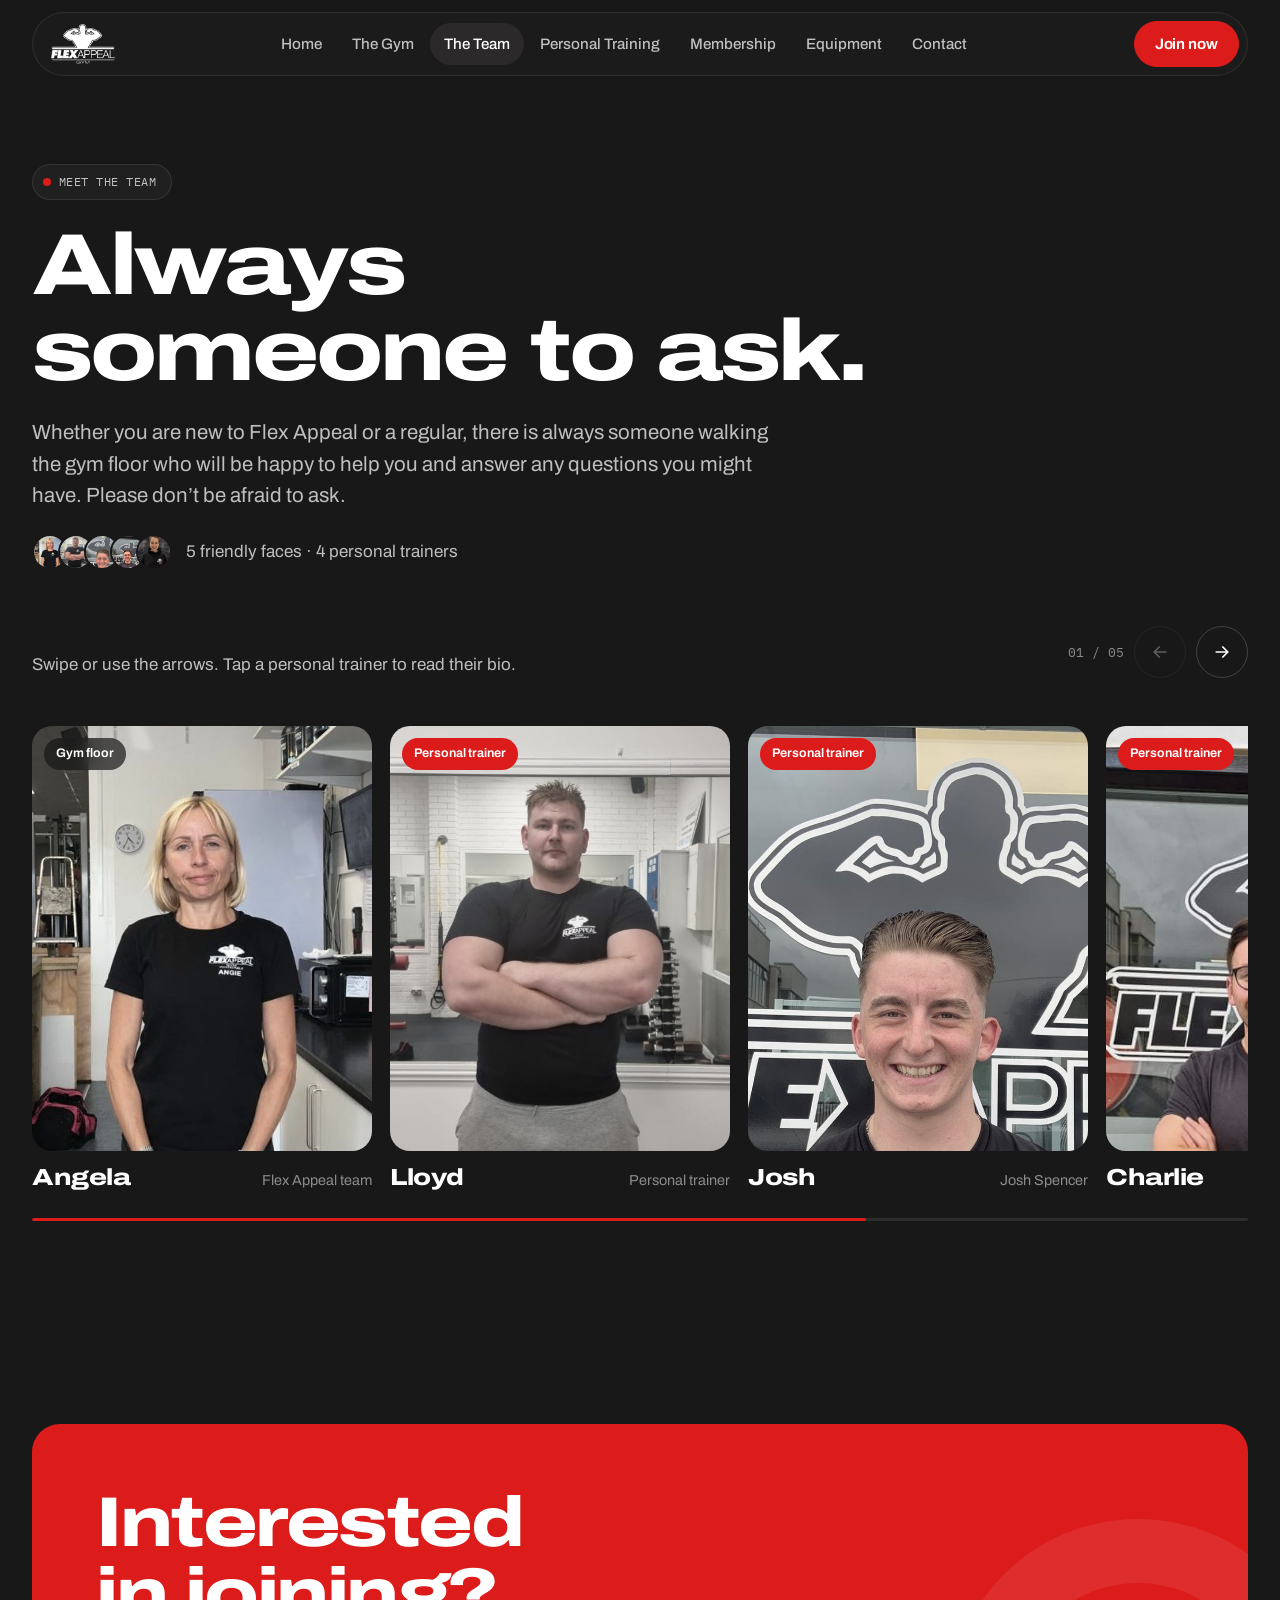
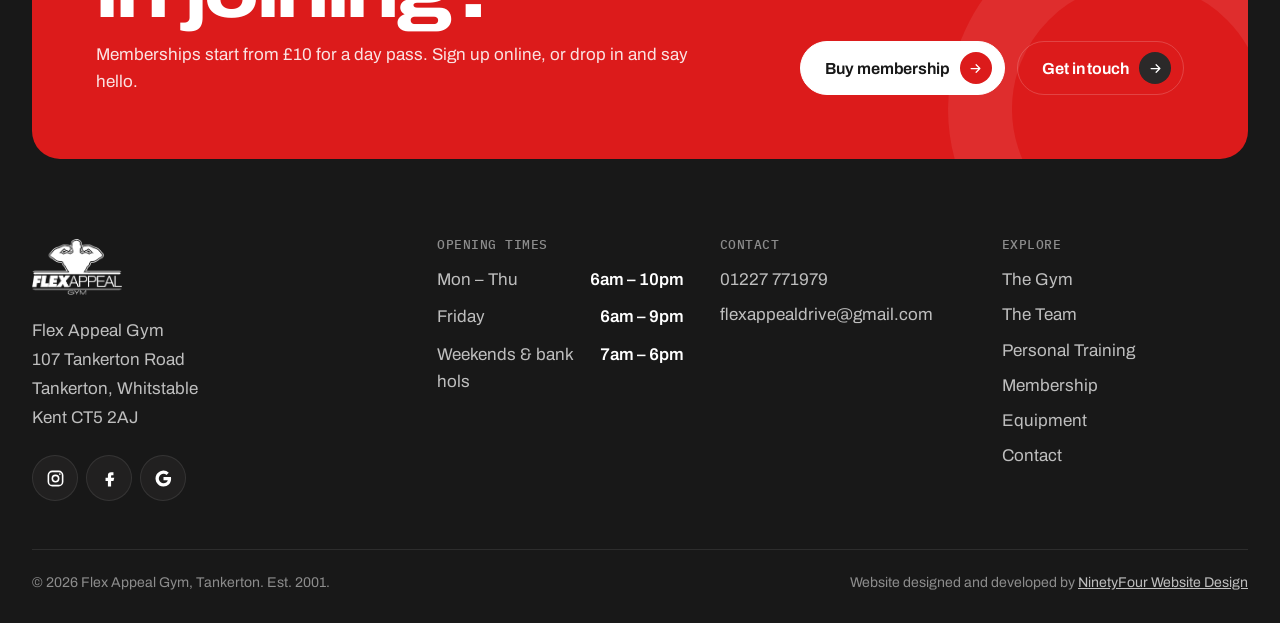
<file: theteam.html>
<!DOCTYPE html>
<html lang="en-GB">
<head>
<meta charset="utf-8">
<meta name="viewport" content="width=device-width, initial-scale=1, viewport-fit=cover">
<title>The Team | Flex Appeal Gym Tankerton</title>
<meta name="claude:viewport-fit-sides" content="cover">
<meta name="description" content="Meet Angela, Lloyd, Josh, Charlie and Jess, the team at Flex Appeal Gym in Tankerton.">
<meta name="theme-color" content="#181818">
<meta property="og:title" content="The Team | Flex Appeal Gym Tankerton">
<meta property="og:description" content="Meet Angela, Lloyd, Josh, Charlie and Jess, the team at Flex Appeal Gym in Tankerton.">
<meta property="og:image" content="img/hero.jpg">
<link rel="preconnect" href="https://fonts.googleapis.com">
<link rel="preconnect" href="https://fonts.gstatic.com" crossorigin>
<link rel="stylesheet" href="https://fonts.googleapis.com/css2?family=Archivo:wdth,wght@62..125,400..900&amp;family=IBM+Plex+Mono:wght@400;500&amp;display=swap">
<link rel="stylesheet" href="css/style.css">
</head>
<body>
<a class="skip" href="#main">Skip to content</a>
<header class="site-header">
  <div class="wrap">
    <div class="bar">
      <a class="logo" href="index.html" aria-label="Flex Appeal Gym home"><img src="img/flex-appeal-logo.png" alt="Flex Appeal Gym" width="63" height="40"></a>
      <nav class="nav" aria-label="Main"><ul><li><a href="index.html">Home</a></li><li><a href="thegym.html">The Gym</a></li><li><a href="theteam.html" aria-current="page">The Team</a></li><li><a href="personal-training.html">Personal Training</a></li><li><a href="membership.html">Membership</a></li><li><a href="equipment.html">Equipment</a></li><li><a href="contact.html">Contact</a></li></ul></nav>
      <div class="head-right">
        <a class="btn join-btn" href="https://www.snapdda.co.uk/clients/flexappealgym/flexappealgymsnapddasignup.aspx" target="_blank" rel="noopener">Join now</a>
        <button class="menu-btn" aria-expanded="false" aria-controls="mobile-nav" aria-label="Open menu"><span class="bars"><span></span><span></span></span></button>
      </div>
    </div>
  </div>
  <nav class="mobile-nav" id="mobile-nav" aria-label="Mobile">
    <ul><li><a class="mnav" href="index.html">Home</a></li><li><a class="mnav" href="thegym.html">The Gym</a></li><li><a class="mnav" href="theteam.html" aria-current="page">The Team</a></li><li><a class="mnav" href="personal-training.html">Personal Training</a></li><li><a class="mnav" href="membership.html">Membership</a></li><li><a class="mnav" href="equipment.html">Equipment</a></li><li><a class="mnav" href="contact.html">Contact</a></li></ul>
    <div class="mobile-extra">
      <span class="status" data-status><span class="dot"></span><span class="txt">Mon–Thu 6am–10pm</span></span>
      <a class="btn" href="https://www.snapdda.co.uk/clients/flexappealgym/flexappealgymsnapddasignup.aspx" target="_blank" rel="noopener">Buy membership <span class="arr"><svg viewBox="0 0 24 24" fill="none" stroke="currentColor" stroke-width="2" stroke-linecap="round" stroke-linejoin="round" aria-hidden="true"><path d="M5 12h14M13 6l6 6-6 6"/></svg></span></a>
      <div class="socials"><a href="https://www.instagram.com/flexappealgymtankerton/" target="_blank" rel="noopener" aria-label="Flex Appeal on Instagram"><svg viewBox="0 0 24 24" fill="none" stroke="currentColor" stroke-width="2" stroke-linecap="round" stroke-linejoin="round" aria-hidden="true"><rect x="3" y="3" width="18" height="18" rx="5"/><circle cx="12" cy="12" r="4"/><circle cx="17.5" cy="6.5" r="1" fill="currentColor" stroke="none"/></svg></a><a href="https://www.facebook.com/FlexAppealTankerton/" target="_blank" rel="noopener" aria-label="Flex Appeal on Facebook"><svg viewBox="0 0 24 24" fill="currentColor" aria-hidden="true"><path d="M14 8h3V4h-3a4 4 0 0 0-4 4v3H7v4h3v7h4v-7h3l1-4h-4V8.5a.5.5 0 0 1 .5-.5z"/></svg></a><a href="https://www.google.com/maps/search/?api=1&query=Flex+Appeal+Gym+107+Tankerton+Road+Whitstable+CT5+2AJ" target="_blank" rel="noopener" aria-label="Flex Appeal on Google Maps"><svg viewBox="0 0 24 24" fill="currentColor" aria-hidden="true"><path d="M21.6 12.2c0-.7-.1-1.4-.2-2H12v3.9h5.4a4.6 4.6 0 0 1-2 3v2.5h3.2c1.9-1.7 3-4.3 3-7.4z"/><path d="M12 22c2.7 0 5-.9 6.6-2.4l-3.2-2.5c-.9.6-2 1-3.4 1-2.6 0-4.8-1.8-5.6-4.1H3.1v2.6A10 10 0 0 0 12 22z"/><path d="M6.4 14c-.2-.6-.3-1.3-.3-2s.1-1.4.3-2V7.4H3.1a10 10 0 0 0 0 9.2L6.4 14z"/><path d="M12 6c1.5 0 2.8.5 3.8 1.5l2.9-2.9A10 10 0 0 0 3.1 7.4L6.4 10C7.2 7.8 9.4 6 12 6z"/></svg></a></div>
    </div>
  </nav>
</header>
<main id="main">
<section class="page-hero">
  <div class="wrap">
    <div class="stack" data-reveal>
      <span class="pill">Meet the team</span>
      <h1>Always someone to ask.</h1>
      <p class="lede">Whether you are new to Flex Appeal or a regular, there is always someone walking the gym floor who will be happy to help you and answer any questions you might have. Please don’t be afraid to ask.</p>
      <div style="display:flex;align-items:center;gap:14px"><div class="faces"><img src="img/team/angela.jpg" alt="" width="36" height="36"><img src="img/team/lloyd.jpg" alt="" width="36" height="36"><img src="img/team/josh.jpg" alt="" width="36" height="36"><img src="img/team/charlie.jpg" alt="" width="36" height="36"><img src="img/team/jess.jpg" alt="" width="36" height="36"></div><span class="muted">5 friendly faces · 4 personal trainers</span></div>
    </div>
    
  </div>
</section>
<section class="band" style="padding-top:0">
  <div class="wrap">
    <div class="slider" data-reveal>
    <div class="section-head">
      <div class="stack-sm"><h2 class="sr-only">Our team</h2><p class="muted">Swipe or use the arrows. Tap a personal trainer to read their bio.</p></div>
      <div class="slider-ctrls">
        <span class="slider-count" aria-hidden="true"></span>
        <button class="slider-btn" data-prev aria-label="Previous team member"><svg viewBox="0 0 24 24" fill="none" stroke="currentColor" stroke-width="2" stroke-linecap="round" stroke-linejoin="round" aria-hidden="true"><path d="M19 12H5M11 6l-6 6 6 6"/></svg></button>
        <button class="slider-btn" data-next aria-label="Next team member"><svg viewBox="0 0 24 24" fill="none" stroke="currentColor" stroke-width="2" stroke-linecap="round" stroke-linejoin="round" aria-hidden="true"><path d="M5 12h14M13 6l6 6-6 6"/></svg></button>
      </div>
    </div>
    <div class="slider-track" tabindex="0" aria-label="Team members"><div class="member member--lg"><div class="ph"><img src="img/team/angela.jpg" alt="Angela" width="640" height="800" loading="lazy" draggable="false"><span class="badge badge--quiet">Gym floor</span></div><div class="meta"><h3>Angela</h3><span>Flex Appeal team</span></div></div><a class="member member--lg" href="personal-training.html#lloyd"><div class="ph"><img src="img/team/lloyd.jpg" alt="Lloyd" width="640" height="800" loading="lazy" draggable="false"><span class="badge">Personal trainer</span><span class="go"><svg viewBox="0 0 24 24" fill="none" stroke="currentColor" stroke-width="2" stroke-linecap="round" stroke-linejoin="round" aria-hidden="true"><path d="M5 12h14M13 6l6 6-6 6"/></svg></span></div><div class="meta"><h3>Lloyd</h3><span>Personal trainer</span></div></a><a class="member member--lg" href="personal-training.html#josh"><div class="ph"><img src="img/team/josh.jpg" alt="Josh Spencer" width="640" height="800" loading="lazy" draggable="false"><span class="badge">Personal trainer</span><span class="go"><svg viewBox="0 0 24 24" fill="none" stroke="currentColor" stroke-width="2" stroke-linecap="round" stroke-linejoin="round" aria-hidden="true"><path d="M5 12h14M13 6l6 6-6 6"/></svg></span></div><div class="meta"><h3>Josh</h3><span>Josh Spencer</span></div></a><a class="member member--lg" href="personal-training.html#charlie"><div class="ph"><img src="img/team/charlie.jpg" alt="Charlie Leigh" width="640" height="800" loading="lazy" draggable="false"><span class="badge">Personal trainer</span><span class="go"><svg viewBox="0 0 24 24" fill="none" stroke="currentColor" stroke-width="2" stroke-linecap="round" stroke-linejoin="round" aria-hidden="true"><path d="M5 12h14M13 6l6 6-6 6"/></svg></span></div><div class="meta"><h3>Charlie</h3><span>Charlie Leigh</span></div></a><a class="member member--lg" href="personal-training.html#jess"><div class="ph"><img src="img/team/jess.jpg" alt="Jess Swabey" width="640" height="800" loading="lazy" draggable="false"><span class="badge">Personal trainer</span><span class="go"><svg viewBox="0 0 24 24" fill="none" stroke="currentColor" stroke-width="2" stroke-linecap="round" stroke-linejoin="round" aria-hidden="true"><path d="M5 12h14M13 6l6 6-6 6"/></svg></span></div><div class="meta"><h3>Jess</h3><span>Jess Swabey</span></div></a></div>
    <div class="slider-progress"><span></span></div>
  </div>
  </div>
</section>
</main>
<footer class="site-footer">
  <div class="wrap">
    <div class="cta-block" data-reveal>
      <div class="stack-sm">
        <h2>Interested in joining?</h2>
        <p>Memberships start from £10 for a day pass. Sign up online, or drop in and say hello.</p>
      </div>
      <div class="btns"><a class="btn btn--light" href="https://www.snapdda.co.uk/clients/flexappealgym/flexappealgymsnapddasignup.aspx" target="_blank" rel="noopener">Buy membership <span class="arr"><svg viewBox="0 0 24 24" fill="none" stroke="currentColor" stroke-width="2" stroke-linecap="round" stroke-linejoin="round" aria-hidden="true"><path d="M5 12h14M13 6l6 6-6 6"/></svg></span></a><a class="btn btn--ghost" href="contact.html">Get in touch <span class="arr"><svg viewBox="0 0 24 24" fill="none" stroke="currentColor" stroke-width="2" stroke-linecap="round" stroke-linejoin="round" aria-hidden="true"><path d="M5 12h14M13 6l6 6-6 6"/></svg></span></a></div>
    </div>
    <div class="foot-grid">
      <div class="stack">
        <a class="foot-logo" href="index.html"><img src="img/flex-appeal-logo.png" alt="Flex Appeal Gym" width="88" height="56" loading="lazy"></a>
        <address>Flex Appeal Gym<br>107 Tankerton Road<br>Tankerton, Whitstable<br>Kent CT5 2AJ</address>
        <div class="socials"><a href="https://www.instagram.com/flexappealgymtankerton/" target="_blank" rel="noopener" aria-label="Flex Appeal on Instagram"><svg viewBox="0 0 24 24" fill="none" stroke="currentColor" stroke-width="2" stroke-linecap="round" stroke-linejoin="round" aria-hidden="true"><rect x="3" y="3" width="18" height="18" rx="5"/><circle cx="12" cy="12" r="4"/><circle cx="17.5" cy="6.5" r="1" fill="currentColor" stroke="none"/></svg></a><a href="https://www.facebook.com/FlexAppealTankerton/" target="_blank" rel="noopener" aria-label="Flex Appeal on Facebook"><svg viewBox="0 0 24 24" fill="currentColor" aria-hidden="true"><path d="M14 8h3V4h-3a4 4 0 0 0-4 4v3H7v4h3v7h4v-7h3l1-4h-4V8.5a.5.5 0 0 1 .5-.5z"/></svg></a><a href="https://www.google.com/maps/search/?api=1&query=Flex+Appeal+Gym+107+Tankerton+Road+Whitstable+CT5+2AJ" target="_blank" rel="noopener" aria-label="Flex Appeal on Google Maps"><svg viewBox="0 0 24 24" fill="currentColor" aria-hidden="true"><path d="M21.6 12.2c0-.7-.1-1.4-.2-2H12v3.9h5.4a4.6 4.6 0 0 1-2 3v2.5h3.2c1.9-1.7 3-4.3 3-7.4z"/><path d="M12 22c2.7 0 5-.9 6.6-2.4l-3.2-2.5c-.9.6-2 1-3.4 1-2.6 0-4.8-1.8-5.6-4.1H3.1v2.6A10 10 0 0 0 12 22z"/><path d="M6.4 14c-.2-.6-.3-1.3-.3-2s.1-1.4.3-2V7.4H3.1a10 10 0 0 0 0 9.2L6.4 14z"/><path d="M12 6c1.5 0 2.8.5 3.8 1.5l2.9-2.9A10 10 0 0 0 3.1 7.4L6.4 10C7.2 7.8 9.4 6 12 6z"/></svg></a></div>
      </div>
      <div>
        <h2>Opening times</h2>
        <dl class="foot-hours">
          <div><dt>Mon – Thu</dt><dd>6am – 10pm</dd></div>
          <div><dt>Friday</dt><dd>6am – 9pm</dd></div>
          <div><dt>Weekends &amp; bank hols</dt><dd>7am – 6pm</dd></div>
        </dl>
      </div>
      <div>
        <h2>Contact</h2>
        <ul class="foot-list">
          <li><a href="tel:+441227771979">01227 771979</a></li>
          <li><a href="mailto:flexappealdrive@gmail.com">flexappealdrive@gmail.com</a></li>
        </ul>
      </div>
      <div>
        <h2>Explore</h2>
        <ul class="foot-list"><li><a href="thegym.html">The Gym</a></li><li><a href="theteam.html">The Team</a></li><li><a href="personal-training.html">Personal Training</a></li><li><a href="membership.html">Membership</a></li><li><a href="equipment.html">Equipment</a></li><li><a href="contact.html">Contact</a></li></ul>
      </div>
    </div>
    <div class="foot-base">
      <span>&copy; <span data-year>2026</span> Flex Appeal Gym, Tankerton. Est. 2001.</span>
      <span>Website designed and developed by <a href="https://ninety-four.co.uk/" target="_blank" rel="noopener">NinetyFour Website Design</a></span>
    </div>
  </div>
</footer>
<script src="https://apps.elfsight.com/p/platform.js" defer></script>
<div class="elfsight-app-003a6d68-ae3d-478d-b757-c57e55e2d3a5"></div>
<script src="js/main.js"></script>
</body>
</html>
</file>
<file: css/style.css>
/* Flex Appeal Gym, Tankerton
   Layout: dark, rounded "app-like" surfaces on near-black, with sliders, tabs and
   bento tiles instead of long stacked blocks. Red is used for actions and live state only.
   Mobile first. */
:root {
  --red: #DC1B1B;
  --red-hover: #f02a2a;
  --red-soft: rgba(220, 27, 27, .14);
  --ink: #181818;
  --ink-deep: #111010;
  --surface: #212020;
  --surface-2: #2b2929;
  --white: #ffffff;
  --paper: #f5f3f3;
  --text-2: rgba(255, 255, 255, .72);
  --text-3: rgba(255, 255, 255, .5);
  --line: rgba(255, 255, 255, .09);
  --line-strong: rgba(255, 255, 255, .18);
  --ok: #34c759;

  --display: "Archivo", "Arial Black", "Helvetica Neue", Arial, sans-serif;
  --body: "Archivo", "Helvetica Neue", Arial, sans-serif;
  --mono: "IBM Plex Mono", ui-monospace, "SFMono-Regular", Menlo, monospace;

  --wrap: 1240px;
  --r-lg: 28px;
  --r-md: 20px;
  --r-sm: 12px;
  --band: clamp(64px, 9vw, 120px);
  --ease: cubic-bezier(.2, .8, .2, 1);
  color-scheme: dark;
}

*, *::before, *::after { box-sizing: border-box; }
html { -webkit-text-size-adjust: 100%; scroll-padding-top: 96px; }
body {
  margin: 0; background: var(--ink); color: var(--white);
  font-family: var(--body); font-size: 1.0625rem; line-height: 1.6;
  font-variation-settings: "wdth" 100;
  -webkit-font-smoothing: antialiased;
}
body::before {
  content: ""; position: fixed; inset: 0 0 auto; z-index: 60;
  height: env(safe-area-inset-top, 0px); background: var(--ink);
}
img { max-width: 100%; display: block; }
a { color: inherit; }
button { font: inherit; color: inherit; }
:focus-visible { outline: 2px solid var(--red); outline-offset: 3px; border-radius: 6px; }
.sr-only { position: absolute; width: 1px; height: 1px; overflow: hidden; clip: rect(0 0 0 0); white-space: nowrap; }
.skip { position: absolute; left: 16px; top: -60px; z-index: 100; background: var(--red); color: var(--white); padding: 10px 16px; border-radius: 999px; text-decoration: none; font-weight: 600; }
.skip:focus { top: 12px; }

/* ---------- Type ---------- */
h1, h2, h3 {
  font-family: var(--display); font-weight: 800; margin: 0;
  font-stretch: 125%; font-variation-settings: "wdth" 125;
  letter-spacing: -.035em; line-height: 1; text-wrap: balance;
}
h1 { font-size: clamp(2.6rem, 8.4vw, 6.2rem); }
h2 { font-size: clamp(2rem, 5.2vw, 3.6rem); }
h3 { font-size: clamp(1.3rem, 2.6vw, 1.7rem); letter-spacing: -.02em; line-height: 1.1; }
p { margin: 0; max-width: 62ch; }
.lede { font-size: clamp(1.1rem, 1.8vw, 1.28rem); color: var(--text-2); line-height: 1.55; }
.muted { color: var(--text-2); }
.mono { font-family: var(--mono); font-size: .82rem; letter-spacing: .02em; text-transform: uppercase; }
.pill {
  display: inline-flex; align-items: center; gap: 8px; width: fit-content;
  padding: 7px 14px 7px 10px; border-radius: 999px; background: var(--surface); border: 1px solid var(--line);
  font-family: var(--mono); font-size: .78rem; letter-spacing: .04em; text-transform: uppercase; color: var(--text-2);
}
.pill::before { content: ""; width: 8px; height: 8px; border-radius: 50%; background: var(--red); }
.stack { display: grid; gap: 22px; align-content: start; }
.stack-sm { display: grid; gap: 12px; align-content: start; }
.stack > *, .stack-sm > * { min-width: 0; }

/* ---------- Layout ---------- */
.wrap {
  width: 100%; max-width: calc(var(--wrap) + 64px); margin-inline: auto;
  padding-left: max(16px, env(safe-area-inset-left, 0px)); padding-right: max(16px, env(safe-area-inset-right, 0px));
}
@media (min-width: 900px) { .wrap { padding-left: max(32px, env(safe-area-inset-left, 0px)); padding-right: max(32px, env(safe-area-inset-right, 0px)); } }
.band { padding-block: var(--band); }
.band--tight { padding-block: clamp(40px, 6vw, 72px); }
.band--deep { background: var(--ink-deep); }
.band--paper { background: var(--paper); color: var(--ink); color-scheme: light; }
.band--paper .lede, .band--paper .muted { color: rgba(24,24,24,.7); }
.band--paper .pill { background: var(--white); border-color: rgba(24,24,24,.1); color: rgba(24,24,24,.7); }
.section-head { display: flex; flex-wrap: wrap; align-items: flex-end; justify-content: space-between; gap: 20px 32px; margin-bottom: clamp(28px, 4vw, 48px); }
.section-head > .stack-sm { max-width: 720px; }
.split { display: grid; gap: clamp(32px, 5vw, 72px); align-items: center; }
.split > * { min-width: 0; }
@media (min-width: 960px) { .split { grid-template-columns: 1fr 1fr; } .split--hero { grid-template-columns: 1.05fr .95fr; } }

/* ---------- Buttons ---------- */
.btns { display: flex; flex-wrap: wrap; gap: 12px; }
.btn {
  display: inline-flex; align-items: center; justify-content: center; gap: 10px;
  min-height: 52px; padding: 10px 12px 10px 24px; border-radius: 999px;
  font-weight: 650; font-size: 1rem; text-decoration: none; letter-spacing: -.005em;
  background: var(--red); color: var(--white); border: 1px solid var(--red); cursor: pointer;
  transition: background .25s var(--ease), transform .25s var(--ease), border-color .25s, color .25s;
}
.btn:hover { background: var(--red-hover); border-color: var(--red-hover); transform: translateY(-2px); }
.btn .arr { width: 32px; height: 32px; border-radius: 50%; background: rgba(255,255,255,.18); display: grid; place-items: center; transition: transform .3s var(--ease); }
.btn .arr svg { width: 15px; height: 15px; }
.btn:hover .arr { transform: rotate(-45deg); }
.btn--ghost { background: transparent; border-color: var(--line-strong); }
.btn--ghost .arr { background: var(--surface-2); }
.btn--ghost:hover { background: var(--white); color: var(--ink); border-color: var(--white); }
.btn--ghost:hover .arr { background: var(--paper); }
.btn--light { background: var(--white); color: var(--ink); border-color: var(--white); }
.btn--light .arr { background: var(--red); color: var(--white); }
.btn--light:hover { background: var(--paper); border-color: var(--paper); }
.band--paper .btn--ghost { border-color: rgba(24,24,24,.2); }
.band--paper .btn--ghost .arr { background: var(--ink); color: var(--white); }
.band--paper .btn--ghost:hover { background: var(--ink); color: var(--white); }

/* ---------- Header ---------- */
.site-header { position: sticky; top: env(safe-area-inset-top, 0px); z-index: 50; padding-top: 12px; }
.site-header .bar {
  display: flex; align-items: center; justify-content: space-between; gap: 16px;
  min-height: 64px; padding: 8px 8px 8px 18px; border-radius: 999px;
  background: rgba(30, 29, 29, .78); border: 1px solid var(--line);
  -webkit-backdrop-filter: blur(16px) saturate(140%); backdrop-filter: blur(16px) saturate(140%);
  transition: background .3s, box-shadow .3s;
}
.scrolled .site-header .bar { background: rgba(24, 24, 24, .92); box-shadow: 0 12px 40px rgba(0,0,0,.35); }
.logo img { height: 40px; width: auto; }
.nav { display: none; }
.nav ul { list-style: none; margin: 0; padding: 0; display: flex; gap: 2px; }
.nav a { display: block; padding: 9px 14px; border-radius: 999px; text-decoration: none; font-size: .95rem; font-weight: 500; color: var(--text-2); transition: background .2s, color .2s; }
.nav a:hover { color: var(--white); background: var(--surface-2); }
.nav a[aria-current="page"] { color: var(--white); background: var(--surface-2); }
.head-right { display: flex; align-items: center; gap: 8px; }
.head-right .btn { min-height: 46px; padding: 8px 20px; font-size: .95rem; }
.head-right .btn .arr { display: none; }
.join-btn { display: none !important; }
.menu-btn { position: relative; z-index: 2; width: 46px; height: 46px; border-radius: 50%; border: 0; background: var(--white); color: var(--ink); display: grid; place-items: center; cursor: pointer; }
.menu-btn .bars { width: 18px; height: 12px; position: relative; }
.menu-btn .bars span { position: absolute; left: 0; right: 0; height: 2px; border-radius: 2px; background: currentColor; transition: transform .3s var(--ease), top .3s var(--ease); }
.menu-btn .bars span:nth-child(1) { top: 2px; }
.menu-btn .bars span:nth-child(2) { top: 8px; }
.menu-open .menu-btn .bars span:nth-child(1) { top: 5px; transform: rotate(45deg); }
.menu-open .menu-btn .bars span:nth-child(2) { top: 5px; transform: rotate(-45deg); }
@media (min-width: 560px) { .join-btn { display: inline-flex !important; } }
@media (min-width: 1100px) { .nav { display: block; } .menu-btn { display: none; } }

.mobile-nav {
  position: fixed; inset: 0; z-index: 45; background: var(--ink-deep);
  padding: calc(env(safe-area-inset-top, 0px) + 100px) max(20px, env(safe-area-inset-right, 0px)) calc(env(safe-area-inset-bottom, 0px) + 28px) max(20px, env(safe-area-inset-left, 0px));
  display: flex; flex-direction: column; justify-content: space-between; gap: 32px; overflow-y: auto;
  visibility: hidden; opacity: 0; transition: opacity .3s var(--ease), visibility .3s;
}
.menu-open .mobile-nav { visibility: visible; opacity: 1; }
html.menu-open { overflow: hidden; }
.mobile-nav ul { list-style: none; margin: 0; padding: 0; display: grid; gap: 4px; }
.mobile-nav li { transform: translateY(16px); opacity: 0; transition: transform .45s var(--ease), opacity .45s var(--ease); }
.menu-open .mobile-nav li { transform: none; opacity: 1; }
.menu-open .mobile-nav li:nth-child(2) { transition-delay: .04s; } .menu-open .mobile-nav li:nth-child(3) { transition-delay: .08s; }
.menu-open .mobile-nav li:nth-child(4) { transition-delay: .12s; } .menu-open .mobile-nav li:nth-child(5) { transition-delay: .16s; }
.menu-open .mobile-nav li:nth-child(6) { transition-delay: .2s; } .menu-open .mobile-nav li:nth-child(7) { transition-delay: .24s; }
.mobile-nav a.mnav {
  display: flex; align-items: baseline; gap: 14px; text-decoration: none; padding: 6px 0;
  font-family: var(--display); font-weight: 800; font-variation-settings: "wdth" 125; letter-spacing: -.03em;
  font-size: clamp(2rem, 9vw, 3rem); line-height: 1.05; color: var(--text-2);
}
.mobile-nav a.mnav small { font-family: var(--mono); font-size: .75rem; color: var(--text-3); letter-spacing: 0; font-weight: 400; }
.mobile-nav a[aria-current="page"], .mobile-nav a.mnav:hover { color: var(--white); }
.mobile-nav .mobile-extra { display: grid; gap: 18px; }
@media (min-width: 1100px) { .mobile-nav { display: none; } }

/* Live status */
.status { display: inline-flex; align-items: center; gap: 10px; font-weight: 600; font-size: .95rem; }
.status .dot { position: relative; width: 10px; height: 10px; border-radius: 50%; background: var(--text-3); flex: none; }
.status.is-open .dot { background: var(--ok); }
.status.is-open .dot::after { content: ""; position: absolute; inset: -5px; border-radius: 50%; border: 2px solid var(--ok); animation: ping 1.8s var(--ease) infinite; }
.status.is-closed .dot { background: var(--red); }
@keyframes ping { 0% { transform: scale(.5); opacity: .9; } 100% { transform: scale(1.6); opacity: 0; } }

/* ---------- Hero ---------- */
.hero { padding-block: clamp(36px, 6vw, 72px) var(--band); }
.hero h1 .hl { color: var(--red); }
.hero-stats { display: grid; grid-template-columns: repeat(3, minmax(0, 1fr)); gap: 12px; margin-top: 12px; }
.hero-stats div { border-top: 1px solid var(--line-strong); padding-top: 14px; display: grid; gap: 2px; }
.hero-stats b { font-family: var(--display); font-variation-settings: "wdth" 125; font-weight: 800; font-size: clamp(1.5rem, 3.4vw, 2.2rem); letter-spacing: -.03em; line-height: 1.1; font-variant-numeric: tabular-nums; }
.hero-stats div > span { font-size: .85rem; color: var(--text-3); line-height: 1.35; }

.showcase { position: relative; border-radius: var(--r-lg); overflow: hidden; aspect-ratio: 4 / 5; max-width: 100%; background: var(--surface); isolation: isolate; }
@media (min-width: 960px) { .showcase { aspect-ratio: 5 / 6; } }
.showcase img { position: absolute; inset: 0; width: 100%; height: 100%; object-fit: cover; opacity: 0; transform: scale(1.06); transition: opacity 1.1s var(--ease), transform 6s linear; }
.showcase img.on { opacity: 1; transform: scale(1); }
.showcase::after { content: ""; position: absolute; inset: 0; background: linear-gradient(180deg, rgba(0,0,0,0) 50%, rgba(0,0,0,.65)); z-index: 1; pointer-events: none; }
.float-chip {
  position: absolute; z-index: 2; display: flex; align-items: center; gap: 12px;
  padding: 12px 16px; border-radius: 18px; background: rgba(24,24,24,.72); border: 1px solid var(--line-strong);
  -webkit-backdrop-filter: blur(14px); backdrop-filter: blur(14px); font-size: .92rem;
}
.float-chip--top { top: 16px; left: 16px; }
.float-chip--bottom { left: 16px; right: 16px; bottom: 16px; justify-content: space-between; flex-wrap: wrap; }
.show-dots { display: flex; gap: 6px; }
.show-dots button { width: 26px; height: 4px; border-radius: 4px; border: 0; padding: 0; background: rgba(255,255,255,.3); cursor: pointer; overflow: hidden; position: relative; }
.show-dots button::before { content: ""; position: absolute; inset: -12px -2px; }
.show-dots button.on::after { content: ""; position: absolute; inset: 0; background: var(--white); transform-origin: left; animation: fill 5s linear forwards; }
@keyframes fill { from { transform: scaleX(0); } to { transform: scaleX(1); } }
.faces { display: flex; align-items: center; }
.faces img { width: 36px; height: 36px; border-radius: 50%; object-fit: cover; border: 2px solid var(--ink); margin-left: -10px; }
.faces img:first-child { margin-left: 0; }

/* Page hero (inner pages) */
.page-hero { padding-block: clamp(40px, 7vw, 88px) clamp(32px, 5vw, 56px); }
.page-hero .split { align-items: end; }
.page-hero h1 { font-size: clamp(2.6rem, 7.4vw, 5.4rem); }
.page-hero .cover { border-radius: var(--r-lg); overflow: hidden; aspect-ratio: 16 / 10; max-width: 100%; }
.page-hero .cover img { width: 100%; height: 100%; object-fit: cover; }

/* ---------- Marquee ---------- */
.marquee { background: var(--red); overflow: hidden; padding-block: 18px; }
.marquee-track { display: flex; width: max-content; animation: marquee 32s linear infinite; }
.marquee:hover .marquee-track { animation-play-state: paused; }
.marquee-track span {
  display: inline-flex; align-items: center; gap: 28px; padding-right: 28px; white-space: nowrap;
  font-family: var(--display); font-weight: 800; font-variation-settings: "wdth" 125; letter-spacing: -.02em;
  font-size: clamp(1.25rem, 2.6vw, 1.8rem);
}
.marquee-track span::after { content: ""; width: 10px; height: 10px; border-radius: 50%; background: var(--ink); }
@keyframes marquee { to { transform: translateX(-50%); } }

/* ---------- Bento ---------- */
.bento { display: grid; gap: 12px; grid-template-columns: repeat(2, minmax(0, 1fr)); }
.tile { position: relative; border-radius: var(--r-md); background: var(--surface); border: 1px solid var(--line); padding: 22px; overflow: hidden; display: flex; flex-direction: column; justify-content: space-between; gap: 18px; min-height: 180px; isolation: isolate; text-decoration: none; min-width: 0; }
.tile--photo { border: 0; }
.tile--photo > img { position: absolute; inset: 0; width: 100%; height: 100%; object-fit: cover; z-index: -2; transition: transform .8s var(--ease); }
.tile--photo::after { content: ""; position: absolute; inset: 0; z-index: -1; background: linear-gradient(180deg, rgba(0,0,0,.05) 30%, rgba(0,0,0,.78)); }
a.tile:hover > img { transform: scale(1.05); }
.tile--red { background: var(--red); border-color: var(--red); }
.tile--white { background: var(--white); color: var(--ink); border-color: var(--white); }
.tile .num { font-family: var(--display); font-weight: 800; font-variation-settings: "wdth" 125; letter-spacing: -.04em; font-size: clamp(2.2rem, 6vw, 4.2rem); line-height: .95; font-variant-numeric: tabular-nums; }
.tile .num small { font-size: .45em; letter-spacing: -.02em; margin-left: 2px; }
.tile .cap { font-size: .95rem; line-height: 1.4; color: var(--text-2); }
.tile--red .cap, .tile--photo .cap { color: rgba(255,255,255,.88); }
.tile--white .cap { color: rgba(24,24,24,.65); }
.tile h3 { font-size: clamp(1.1rem, 2.4vw, 1.6rem); }
.tile-wide { grid-column: span 2; }
.tile .brand-row { display: flex; flex-wrap: wrap; gap: 14px 22px; align-items: center; }
.tile .brand-row img { height: 20px; width: auto; filter: brightness(0); opacity: .75; }
.tile .corner { position: absolute; top: 16px; right: 16px; width: 40px; height: 40px; border-radius: 50%; background: rgba(255,255,255,.16); display: grid; place-items: center; -webkit-backdrop-filter: blur(8px); backdrop-filter: blur(8px); transition: transform .35s var(--ease), background .2s; }
.tile .corner svg { width: 16px; height: 16px; }
a.tile:hover .corner { transform: rotate(-45deg); background: var(--white); color: var(--ink); }
@media (min-width: 900px) {
  .bento { grid-template-columns: repeat(4, minmax(0, 1fr)); grid-auto-rows: minmax(210px, auto); gap: 16px; }
  .bento .b-a { grid-column: span 2; grid-row: span 2; }
  .bento .b-wide { grid-column: span 2; }
}

/* ---------- Sliders ---------- */
.slider { position: relative; }
.slider-track {
  display: flex; gap: 14px; overflow-x: auto; scroll-snap-type: x mandatory; scroll-behavior: smooth;
  overscroll-behavior-x: contain; scrollbar-width: none; padding-bottom: 4px;
  margin-left: calc(-1 * max(16px, env(safe-area-inset-left, 0px))); margin-right: calc(-1 * max(16px, env(safe-area-inset-right, 0px)));
  padding-left: max(16px, env(safe-area-inset-left, 0px)); padding-right: max(16px, env(safe-area-inset-right, 0px));
  scroll-padding-inline: max(16px, env(safe-area-inset-left, 0px));
}
@media (min-width: 900px) { .slider-track { gap: 18px; margin-left: 0; margin-right: 0; padding-left: 0; padding-right: 0; scroll-padding-inline: 0; } }
.slider-track::-webkit-scrollbar { display: none; }
.slider-track > * { scroll-snap-align: start; flex: none; }
.slider-track.dragging { scroll-snap-type: none; scroll-behavior: auto; cursor: grabbing; }
.slider-track.dragging * { pointer-events: none; }
.slider-ctrls { display: flex; align-items: center; gap: 10px; }
.slider-btn { width: 52px; height: 52px; border-radius: 50%; border: 1px solid var(--line-strong); background: transparent; color: var(--white); display: grid; place-items: center; cursor: pointer; transition: background .2s, color .2s, opacity .2s, border-color .2s; }
.slider-btn svg { width: 20px; height: 20px; }
.slider-btn:hover:not(:disabled) { background: var(--white); color: var(--ink); border-color: var(--white); }
.slider-btn:disabled { opacity: .3; cursor: default; }
.slider-progress { height: 3px; border-radius: 3px; background: var(--line); margin-top: 22px; overflow: hidden; }
.slider-progress span { display: block; height: 100%; width: 20%; background: var(--red); border-radius: 3px; transition: transform .15s linear; transform-origin: left; }
.slider-count { font-family: var(--mono); font-size: .82rem; color: var(--text-3); min-width: 64px; text-align: right; font-variant-numeric: tabular-nums; }

/* Team card */
.member { width: min(74vw, 290px); text-decoration: none; display: grid; gap: 14px; }
.member .ph { position: relative; border-radius: var(--r-md); overflow: hidden; aspect-ratio: 4 / 5; background: var(--surface); }
.member .ph img { width: 100%; height: 100%; object-fit: cover; transition: transform .7s var(--ease), filter .5s; filter: grayscale(.3); }
.member:hover .ph img { transform: scale(1.05); filter: none; }
.member .badge { position: absolute; left: 12px; top: 12px; padding: 6px 12px; border-radius: 999px; background: var(--red); font-size: .78rem; font-weight: 650; }
.member .badge--quiet { background: rgba(24,24,24,.7); -webkit-backdrop-filter: blur(10px); backdrop-filter: blur(10px); }
.member .go { position: absolute; right: 12px; bottom: 12px; width: 44px; height: 44px; border-radius: 50%; background: var(--white); color: var(--ink); display: grid; place-items: center; transform: scale(.8); opacity: 0; transition: transform .35s var(--ease), opacity .35s; }
.member .go svg { width: 18px; height: 18px; }
.member:hover .go, .member:focus-visible .go { transform: scale(1) rotate(-45deg); opacity: 1; }
@media (hover: none) { .member .go { opacity: 1; transform: scale(.9); } }
.member .meta { display: flex; justify-content: space-between; align-items: baseline; gap: 12px; }
.member h3 { font-size: 1.45rem; }
.member .meta span { font-size: .9rem; color: var(--text-3); }
@media (min-width: 900px) { .member--lg { width: 340px; } }

/* Tabs */
.tabs { display: flex; gap: 4px; padding: 5px; border-radius: 999px; background: var(--surface); border: 1px solid var(--line); width: fit-content; max-width: 100%; overflow-x: auto; scrollbar-width: none; }
.tabs::-webkit-scrollbar { display: none; }
.tab { flex: none; border: 0; background: transparent; padding: 10px 18px; border-radius: 999px; cursor: pointer; font-weight: 600; font-size: .95rem; color: var(--text-2); display: inline-flex; gap: 8px; align-items: center; transition: background .25s var(--ease), color .25s; }
.tab small { font-family: var(--mono); font-size: .72rem; color: var(--text-3); }
.tab:hover { color: var(--white); }
.tab[aria-selected="true"] { background: var(--white); color: var(--ink); }
.tab[aria-selected="true"] small { color: var(--red); }

/* Equipment slides */
.shot { height: clamp(300px, 52vw, 520px); border-radius: var(--r-md); overflow: hidden; background: var(--surface); position: relative; cursor: zoom-in; display: block; }
.shot img { height: 100%; width: 100%; object-fit: cover; transition: transform .7s var(--ease); }
.shot:hover img { transform: scale(1.04); }
.shot--sm { height: clamp(260px, 40vw, 400px); }
.tab-panel[hidden] { display: none !important; }
.tab-panel { animation: fadeUp .5s var(--ease); }
@keyframes fadeUp { from { opacity: 0; transform: translateY(14px); } to { opacity: 1; transform: none; } }
.equip-bar { display: flex; flex-wrap: wrap; align-items: center; justify-content: space-between; gap: 16px; margin-bottom: 24px; }
.equip-desc { color: var(--text-2); margin-bottom: 20px; }

/* Lightbox */
.lightbox { position: fixed; inset: 0; z-index: 200; background: rgba(10,10,10,.95); display: grid; place-items: center; padding: max(64px, env(safe-area-inset-top, 0px)) max(16px, env(safe-area-inset-right, 0px)) max(64px, env(safe-area-inset-bottom, 0px)) max(16px, env(safe-area-inset-left, 0px)); -webkit-backdrop-filter: blur(8px); backdrop-filter: blur(8px); }
.lightbox img { max-height: 100%; max-width: 100%; object-fit: contain; border-radius: var(--r-sm); }
.lightbox button { position: absolute; background: var(--surface-2); color: var(--white); border: 0; width: 52px; height: 52px; border-radius: 50%; cursor: pointer; display: grid; place-items: center; }
.lightbox button:hover { background: var(--red); }
.lightbox button svg { width: 22px; height: 22px; }
.lb-close { top: calc(env(safe-area-inset-top, 0px) + 10px); right: max(12px, env(safe-area-inset-right, 0px)); }
.lb-prev { left: max(12px, env(safe-area-inset-left, 0px)); top: 50%; transform: translateY(-50%); }
.lb-next { right: max(12px, env(safe-area-inset-right, 0px)); top: 50%; transform: translateY(-50%); }
.lb-count { position: absolute; bottom: calc(env(safe-area-inset-bottom, 0px) + 20px); left: 0; right: 0; text-align: center; font-family: var(--mono); font-size: .85rem; color: var(--text-3); }

/* ---------- Feature card (PT teaser) ---------- */
.feature { position: relative; border-radius: var(--r-lg); overflow: hidden; isolation: isolate; padding: clamp(24px, 5vw, 64px); min-height: 460px; display: grid; align-content: end; gap: 20px; }
.feature > img { position: absolute; inset: 0; width: 100%; height: 100%; object-fit: cover; z-index: -2; }
.feature::after { content: ""; position: absolute; inset: 0; z-index: -1; background: linear-gradient(100deg, rgba(17,16,16,.94) 0%, rgba(17,16,16,.72) 50%, rgba(17,16,16,.2) 100%); }
.trainers { display: flex; flex-wrap: wrap; gap: 10px; }
.trainer-chip { display: inline-flex; align-items: center; gap: 10px; padding: 5px 16px 5px 5px; border-radius: 999px; background: rgba(255,255,255,.1); border: 1px solid var(--line-strong); text-decoration: none; font-weight: 600; font-size: .95rem; -webkit-backdrop-filter: blur(10px); backdrop-filter: blur(10px); transition: background .2s; }
.trainer-chip:hover { background: rgba(255,255,255,.22); }
.trainer-chip img { width: 38px; height: 38px; border-radius: 50%; object-fit: cover; }

/* ---------- Pricing ---------- */
.plans { display: grid; gap: 12px; }
@media (min-width: 700px) { .plans { grid-template-columns: repeat(auto-fit, minmax(200px, 1fr)); gap: 16px; } }
.price { border-radius: var(--r-md); background: var(--surface); border: 1px solid var(--line); padding: 24px; display: grid; gap: 22px; align-content: space-between; min-height: 190px; position: relative; transition: transform .3s var(--ease), border-color .3s; }
.price:hover { transform: translateY(-4px); border-color: var(--line-strong); }
.price--hot { background: var(--red); border-color: var(--red); }
.price .lbl { font-weight: 600; font-size: 1.05rem; padding-right: 90px; }
.price .lbl small { display: block; font-weight: 400; font-size: .88rem; color: var(--text-3); margin-top: 2px; }
.price--hot .lbl small { color: rgba(255,255,255,.85); }
.price .amt { font-family: var(--display); font-weight: 800; font-variation-settings: "wdth" 125; letter-spacing: -.04em; font-size: clamp(2.8rem, 7vw, 4rem); line-height: .9; font-variant-numeric: tabular-nums; display: flex; align-items: baseline; gap: 6px; }
.price .amt small { font-family: var(--body); font-variation-settings: "wdth" 100; font-weight: 500; font-size: .95rem; letter-spacing: 0; color: var(--text-2); }
.price--hot .amt small { color: rgba(255,255,255,.85); }
.price .flag { position: absolute; top: 20px; right: 20px; font-family: var(--mono); font-size: .7rem; text-transform: uppercase; letter-spacing: .04em; background: var(--white); color: var(--ink); padding: 4px 10px; border-radius: 999px; }
.note-card { display: flex; flex-wrap: wrap; gap: 16px 24px; align-items: center; justify-content: space-between; padding: 22px 24px; border-radius: var(--r-md); border: 1px dashed var(--line-strong); }
.note-card .k { font-weight: 650; font-size: 1.1rem; }

/* ---------- PT page: trainer switcher ---------- */
.switch { display: flex; flex-wrap: wrap; gap: 10px; }
.switch button { display: inline-flex; align-items: center; gap: 12px; padding: 5px 20px 5px 5px; border-radius: 999px; border: 1px solid var(--line-strong); background: transparent; cursor: pointer; font-weight: 600; font-size: 1rem; transition: background .25s var(--ease), color .25s, border-color .25s; }
.switch button img { width: 44px; height: 44px; border-radius: 50%; object-fit: cover; }
.switch button:hover { border-color: var(--white); }
.switch button[aria-selected="true"] { background: var(--white); color: var(--ink); border-color: var(--white); }
.trainer-panel { display: grid; gap: clamp(24px, 4vw, 56px); align-items: start; }
.trainer-panel > * { min-width: 0; }
@media (min-width: 900px) { .trainer-panel { grid-template-columns: 5fr 7fr; } }
.trainer-panel .ph { border-radius: var(--r-lg); overflow: hidden; aspect-ratio: 4 / 5; max-width: 100%; }
.trainer-panel .ph img { width: 100%; height: 100%; object-fit: cover; }
.trainer-panel h2 { font-size: clamp(2.4rem, 6vw, 4.4rem); }

/* ---------- Lists / chips ---------- */
.chip-list { list-style: none; margin: 0; padding: 0; display: flex; flex-wrap: wrap; gap: 8px; }
.chip-list li { padding: 10px 16px; border-radius: 999px; background: var(--surface); border: 1px solid var(--line); font-size: .95rem; font-weight: 500; }
.round-img { border-radius: var(--r-lg); overflow: hidden; aspect-ratio: 4 / 3; max-width: 100%; }
.round-img img { width: 100%; height: 100%; object-fit: cover; }
.round-img--tall { aspect-ratio: 4 / 5; }
.quote { font-family: var(--display); font-weight: 800; font-variation-settings: "wdth" 125; letter-spacing: -.03em; font-size: clamp(1.6rem, 3.6vw, 2.6rem); line-height: 1.12; max-width: 24ch; }
.quote em { font-style: normal; color: var(--red); }

/* Brands strip */
.brands { display: flex; flex-wrap: wrap; align-items: center; justify-content: space-around; gap: 24px 40px; padding: 26px clamp(20px, 4vw, 40px); border-radius: var(--r-md); border: 1px solid var(--line); }
.brands img { height: 24px; width: auto; filter: brightness(0) invert(1); opacity: .6; transition: opacity .2s; }
.brands img:hover { opacity: 1; }
.brands img.tall { height: 38px; }

/* ---------- Contact ---------- */
.form-card { background: var(--white); color: var(--ink); color-scheme: light; border-radius: var(--r-lg); padding: clamp(22px, 4vw, 44px); display: grid; gap: 16px; }
.form-card h2 { font-size: clamp(1.8rem, 4vw, 2.6rem); }
.form-card .row { display: grid; gap: 16px; }
@media (min-width: 600px) { .form-card .row { grid-template-columns: 1fr 1fr; } }
.fl { position: relative; }
.fl input, .fl textarea {
  width: 100%; font: inherit; color: var(--ink); background: var(--paper); border: 1px solid transparent;
  border-radius: 14px; padding: 26px 16px 10px; min-height: 60px; transition: border-color .2s, background .2s;
}
.fl textarea { min-height: 160px; resize: vertical; }
.fl label { position: absolute; left: 17px; top: 19px; color: rgba(24,24,24,.55); pointer-events: none; transition: font-size .2s var(--ease), top .2s var(--ease); font-size: 1rem; }
.fl label span { color: var(--red); }
.fl input:focus, .fl textarea:focus { outline: none; border-color: var(--red); background: var(--white); }
.fl input:focus + label, .fl input:not(:placeholder-shown) + label,
.fl textarea:focus + label, .fl textarea:not(:placeholder-shown) + label { top: 8px; font-size: .75rem; }
.form-card .btn { justify-self: start; }
.form-note { font-size: .9rem; color: rgba(24,24,24,.6); }
.info-grid { display: grid; gap: 12px; }
.info { display: flex; gap: 16px; align-items: center; padding: 18px; border-radius: var(--r-md); background: var(--surface); border: 1px solid var(--line); text-decoration: none; transition: border-color .2s, transform .25s var(--ease); }
.info > div { min-width: 0; }
a.info:hover { border-color: var(--red); transform: translateY(-2px); }
.info .ico { width: 48px; height: 48px; border-radius: 14px; background: var(--red-soft); color: var(--red); display: grid; place-items: center; flex: none; }
.info .ico svg { width: 22px; height: 22px; }
.info .k { font-size: .85rem; color: var(--text-3); }
.info .v { font-weight: 600; font-size: 1.05rem; overflow-wrap: anywhere; }
.hours { border-radius: var(--r-md); background: var(--surface); border: 1px solid var(--line); padding: 8px 20px; }
.hours dl { margin: 0; }
.hours dl div { display: flex; justify-content: space-between; gap: 16px; padding: 14px 0; border-bottom: 1px solid var(--line); font-variant-numeric: tabular-nums; }
.hours dl div:last-child { border-bottom: 0; }
.hours dt { color: var(--text-2); }
.hours dd { margin: 0; font-weight: 600; white-space: nowrap; }
.hours dl div.today dt { color: var(--white); }
.hours dl div.today dt::after { content: "Today"; margin-left: 10px; font-family: var(--mono); font-size: .68rem; text-transform: uppercase; background: var(--red); color: var(--white); padding: 3px 8px; border-radius: 999px; vertical-align: 2px; }
.hours .status { padding: 14px 0 10px; border-top: 1px solid var(--line); width: 100%; }
.map-wrap { border-radius: var(--r-lg); overflow: hidden; background: var(--surface); position: relative; min-height: 300px; }
.map { border: 0; width: 100%; height: clamp(320px, 42vw, 460px); display: block; filter: grayscale(1) invert(.9) contrast(.9); }

/* Widgets */
.widget:empty { display: none; }
.follow { display: flex; flex-wrap: wrap; gap: 16px 24px; align-items: center; justify-content: space-between; padding: 22px 24px; border-radius: var(--r-md); background: var(--surface); border: 1px solid var(--line); }
.follow .handle { font-family: var(--display); font-weight: 800; font-variation-settings: "wdth" 125; letter-spacing: -.03em; font-size: clamp(1.2rem, 3.4vw, 1.7rem); overflow-wrap: anywhere; min-width: 0; }

/* ---------- Footer ---------- */
.cta-block { border-radius: var(--r-lg); background: var(--red); padding: clamp(28px, 5vw, 64px); display: grid; gap: 24px; position: relative; overflow: hidden; isolation: isolate; }
.cta-block h2 { font-size: clamp(2.2rem, 6vw, 4.4rem); max-width: 14ch; }
.cta-block p { color: rgba(255,255,255,.88); }
.cta-block::after { content: ""; position: absolute; right: -80px; bottom: -140px; width: 380px; height: 380px; border-radius: 50%; border: 64px solid rgba(255,255,255,.08); z-index: -1; }
@media (min-width: 900px) { .cta-block { grid-template-columns: 1fr auto; align-items: end; } }
.site-footer { padding-block: clamp(48px, 7vw, 88px) 28px; }
.foot-grid { display: grid; gap: 36px; margin-top: clamp(48px, 7vw, 80px); }
@media (min-width: 760px) { .foot-grid { grid-template-columns: 1.3fr 1fr 1fr; } }
@media (min-width: 1100px) { .foot-grid { grid-template-columns: 1.5fr 1fr 1fr 1fr; } }
.foot-grid h2 { font-size: .8rem; font-family: var(--mono); font-weight: 500; letter-spacing: .04em; text-transform: uppercase; color: var(--text-3); margin-bottom: 14px; font-variation-settings: normal; font-stretch: normal; }
.foot-grid address { font-style: normal; line-height: 1.7; color: var(--text-2); }
.foot-list { list-style: none; margin: 0; padding: 0; display: grid; gap: 8px; }
.foot-list a { text-decoration: none; color: var(--text-2); }
.foot-list a:hover { color: var(--white); }
.foot-hours { margin: 0; display: grid; gap: 10px; }
.foot-hours div { display: flex; justify-content: space-between; gap: 12px; max-width: 280px; }
.foot-hours dt { color: var(--text-2); }
.foot-hours dd { margin: 0; font-weight: 600; font-variant-numeric: tabular-nums; white-space: nowrap; }
.socials { display: flex; gap: 8px; }
.socials a { width: 46px; height: 46px; border-radius: 50%; display: grid; place-items: center; background: var(--surface); border: 1px solid var(--line); transition: background .2s, transform .25s var(--ease); }
.socials a:hover { background: var(--red); transform: translateY(-2px); }
.socials svg { width: 19px; height: 19px; }
.foot-base { display: flex; flex-wrap: wrap; justify-content: space-between; gap: 12px; margin-top: 48px; padding-top: 22px; border-top: 1px solid var(--line); font-size: .88rem; color: var(--text-3); }
.foot-base a { color: var(--text-2); }
.foot-logo img { height: 56px; width: auto; }

/* ---------- Reveal on scroll ---------- */
.js [data-reveal] { opacity: 0; transform: translateY(28px); transition: opacity .8s var(--ease), transform .8s var(--ease); }
.js [data-reveal].in { opacity: 1; transform: none; }
@media (prefers-reduced-motion: reduce) {
  *, *::before, *::after { animation: none !important; transition: none !important; }
  .js [data-reveal] { opacity: 1; transform: none; }
  .slider-track { scroll-behavior: auto; }
}
.site-header .bar { position: relative; z-index: 46; }
.menu-open .site-header .bar { background: transparent; border-color: transparent; box-shadow: none; -webkit-backdrop-filter: none; backdrop-filter: none; }
</file>
